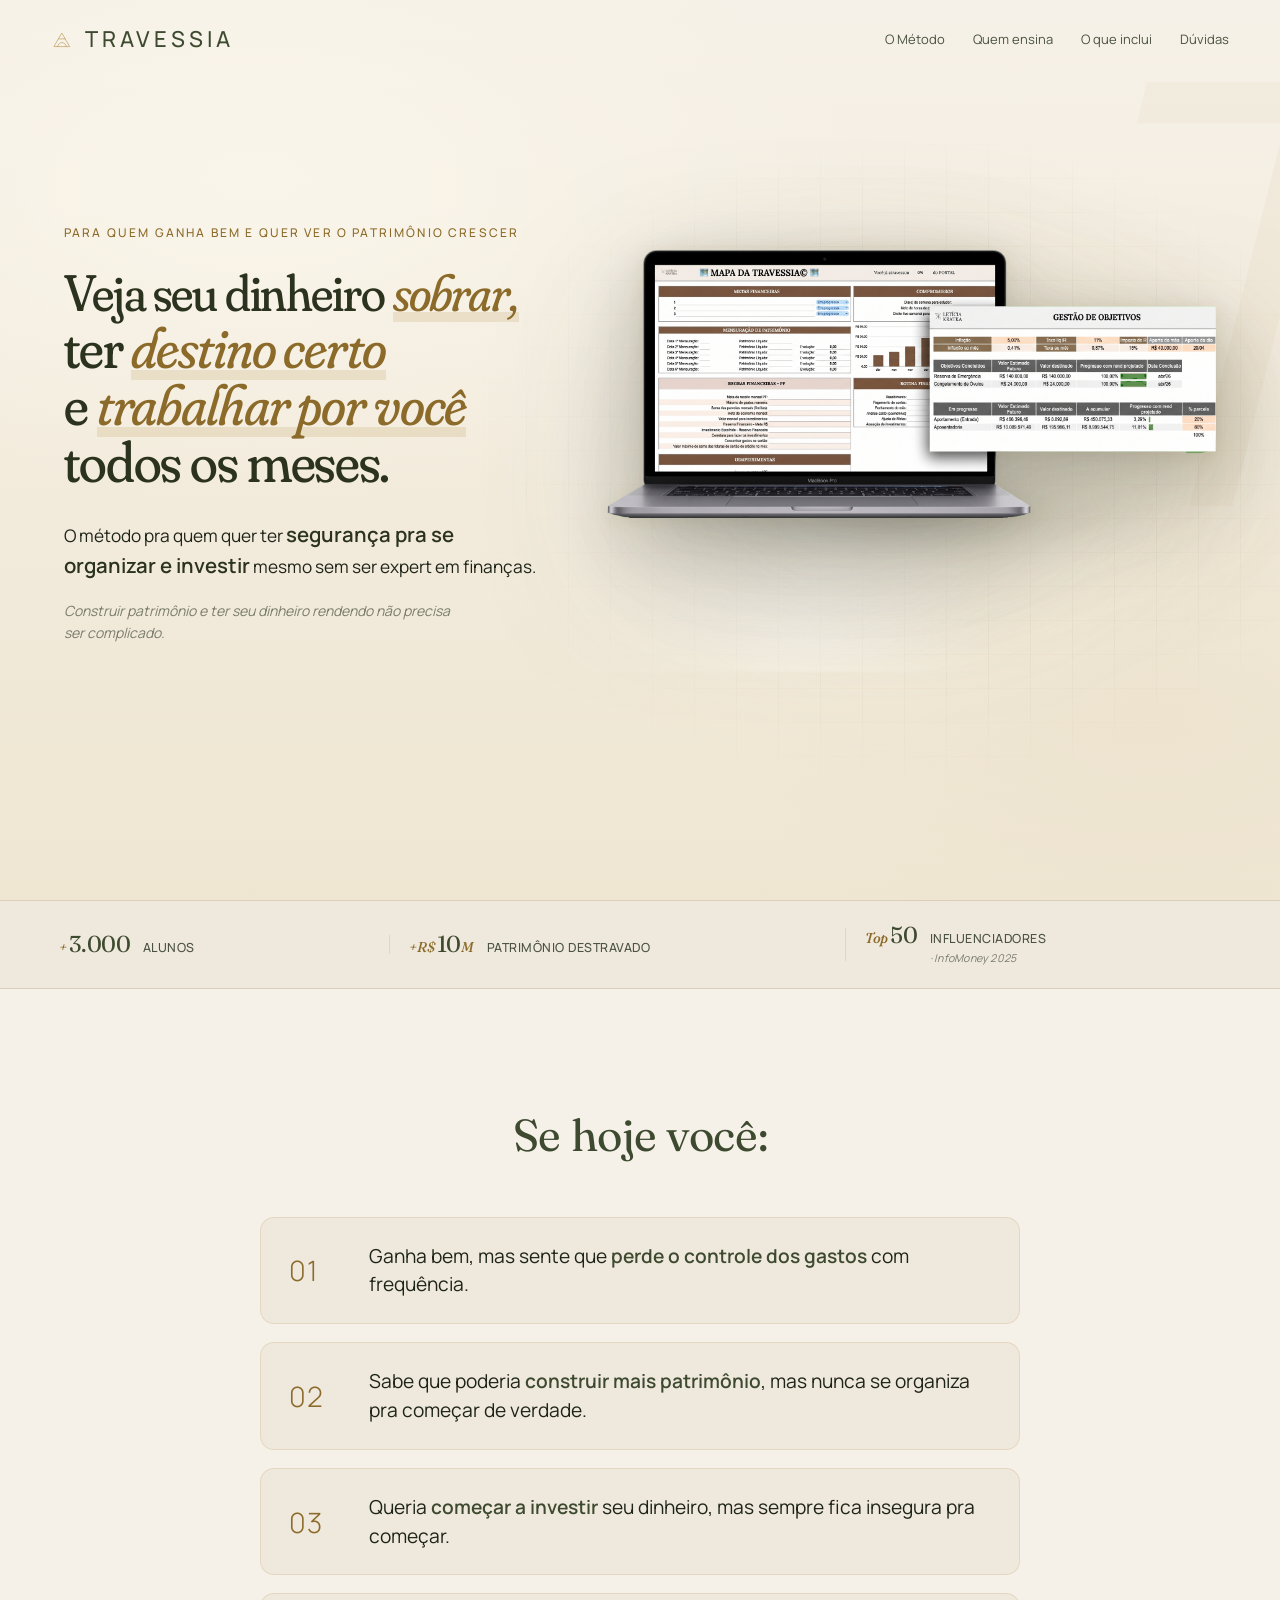
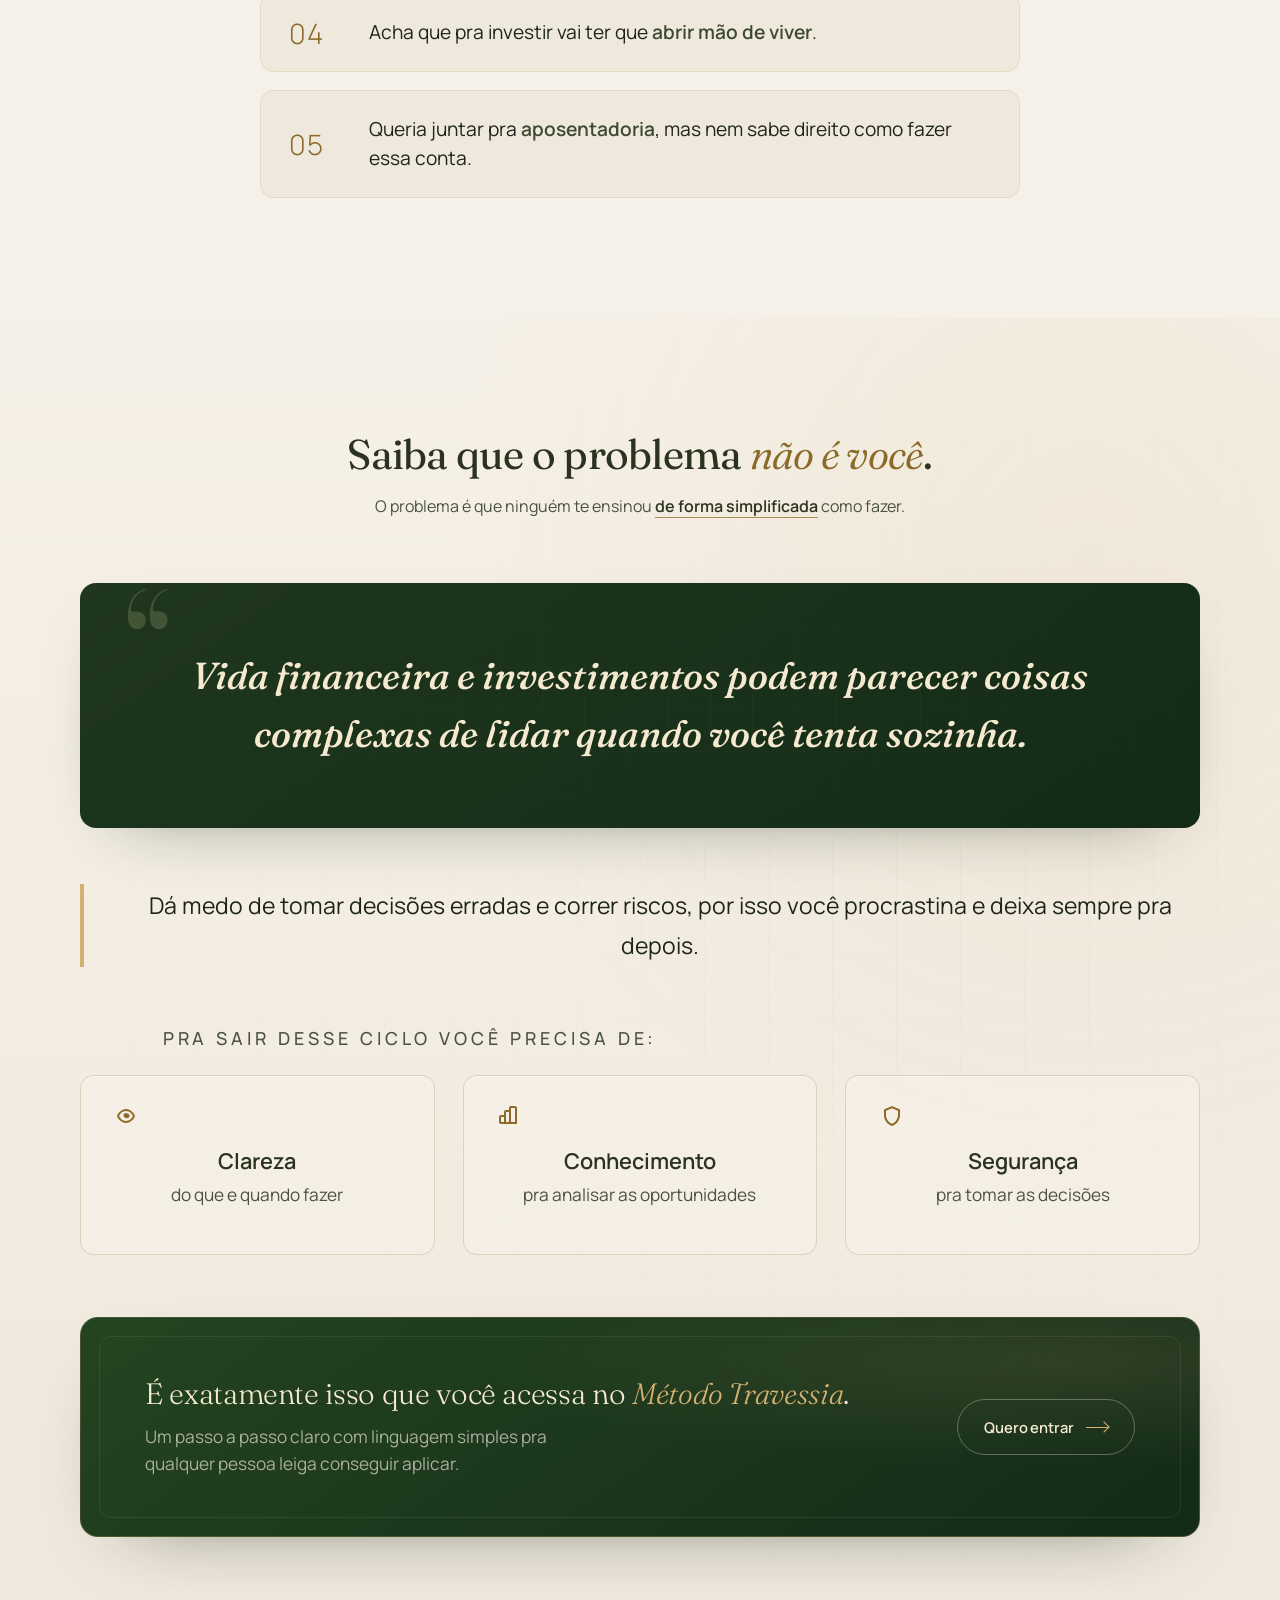
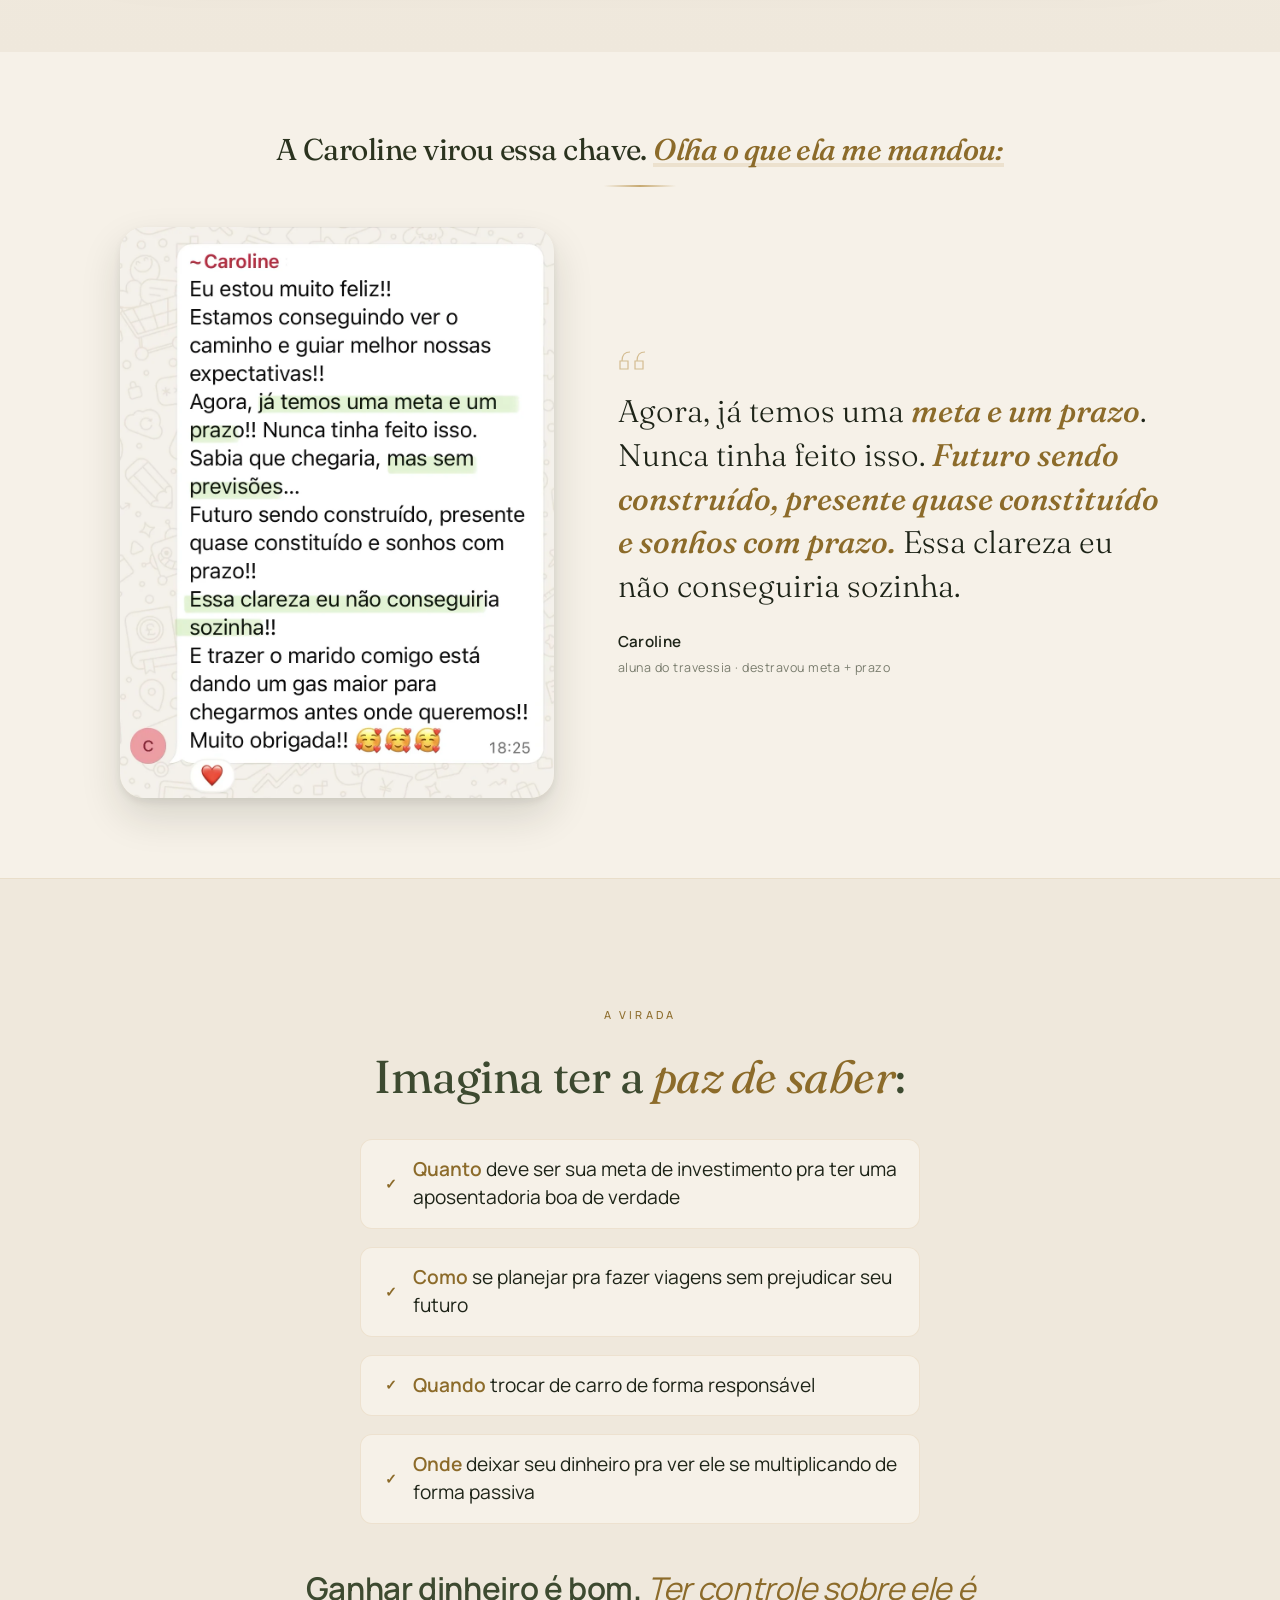
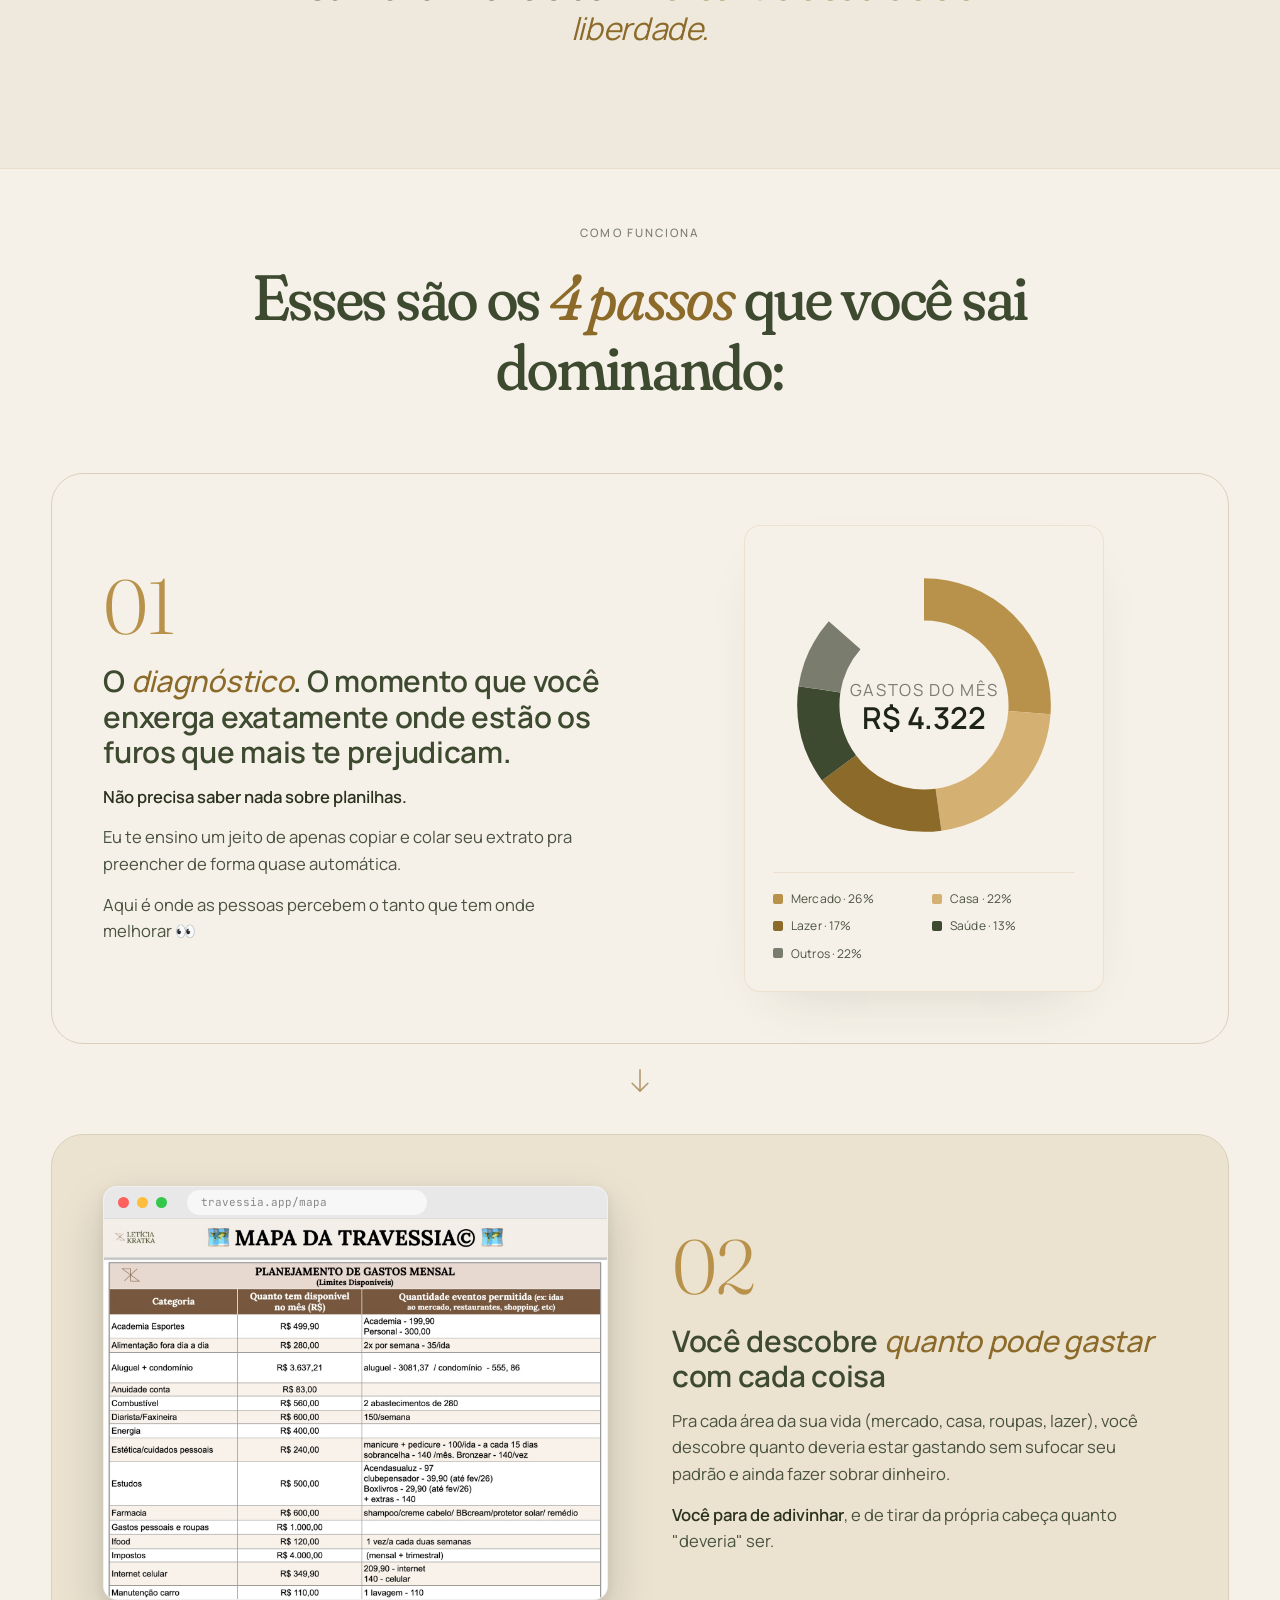
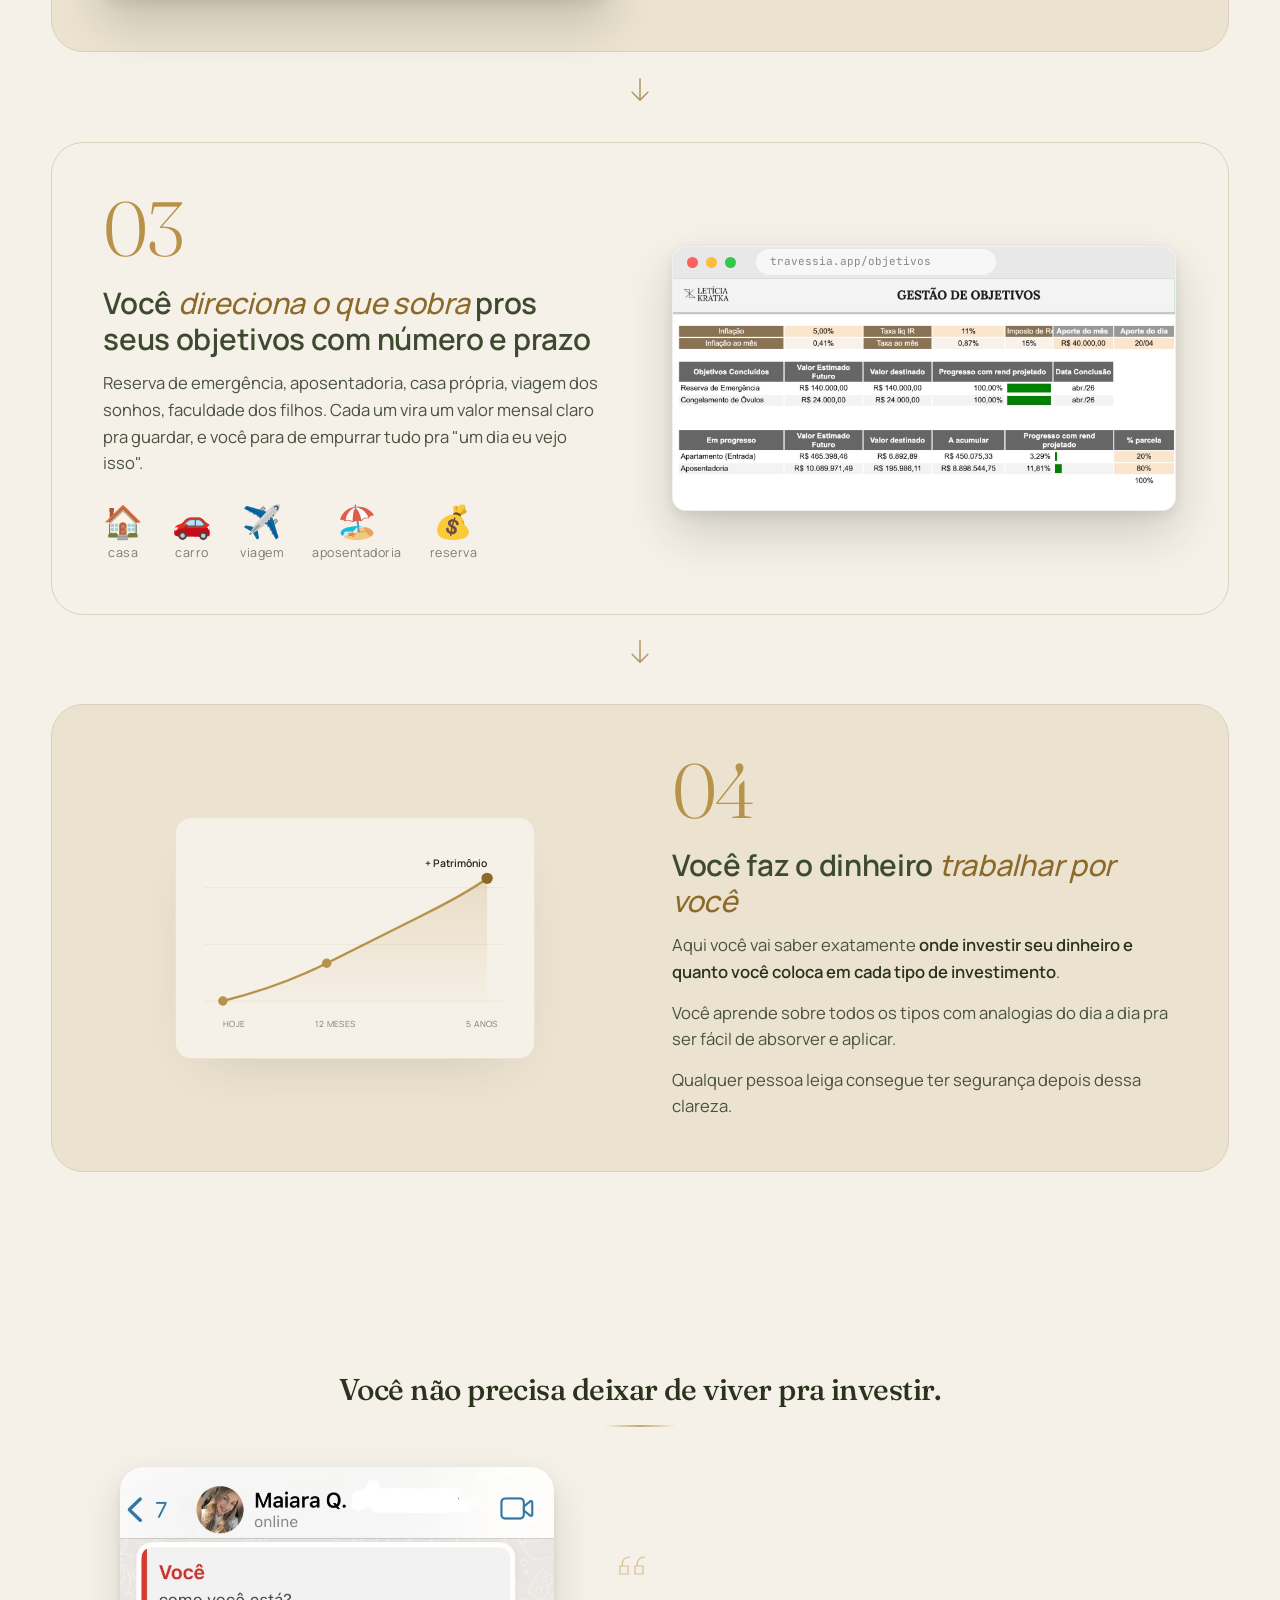
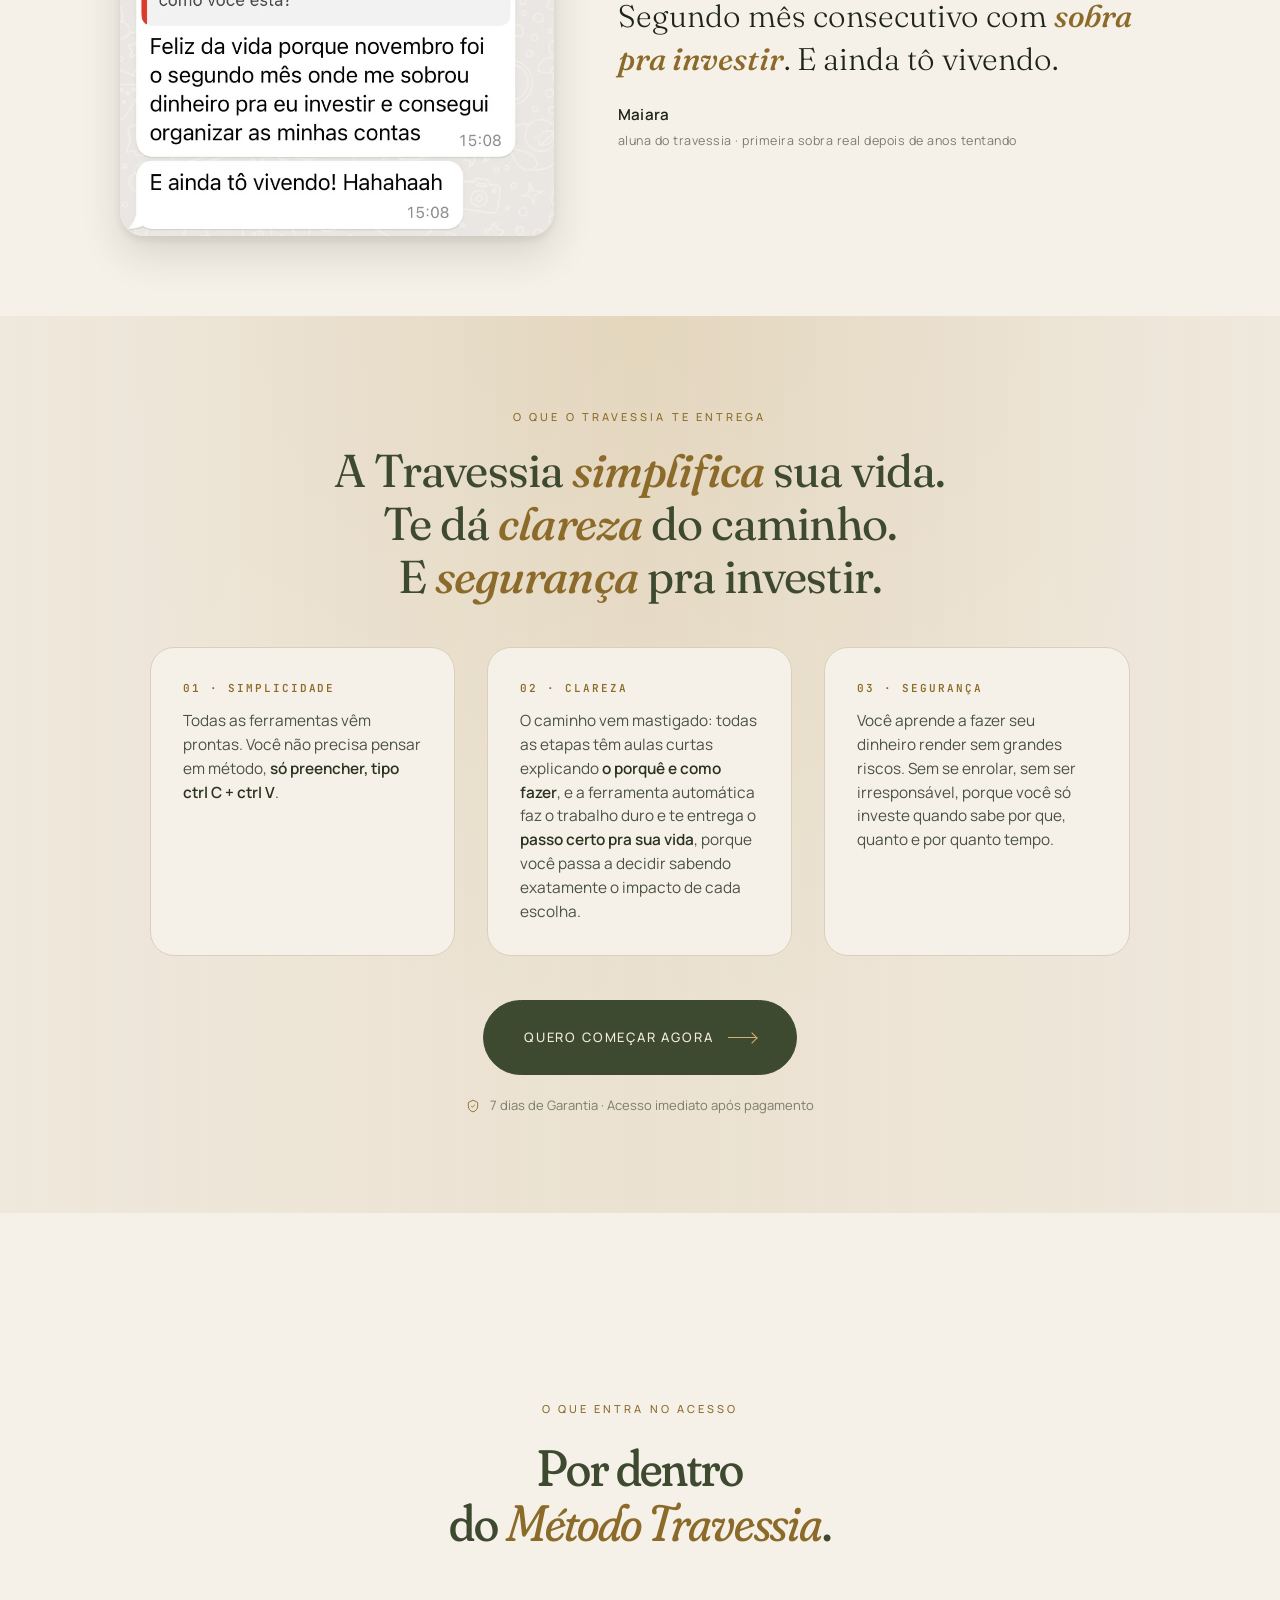
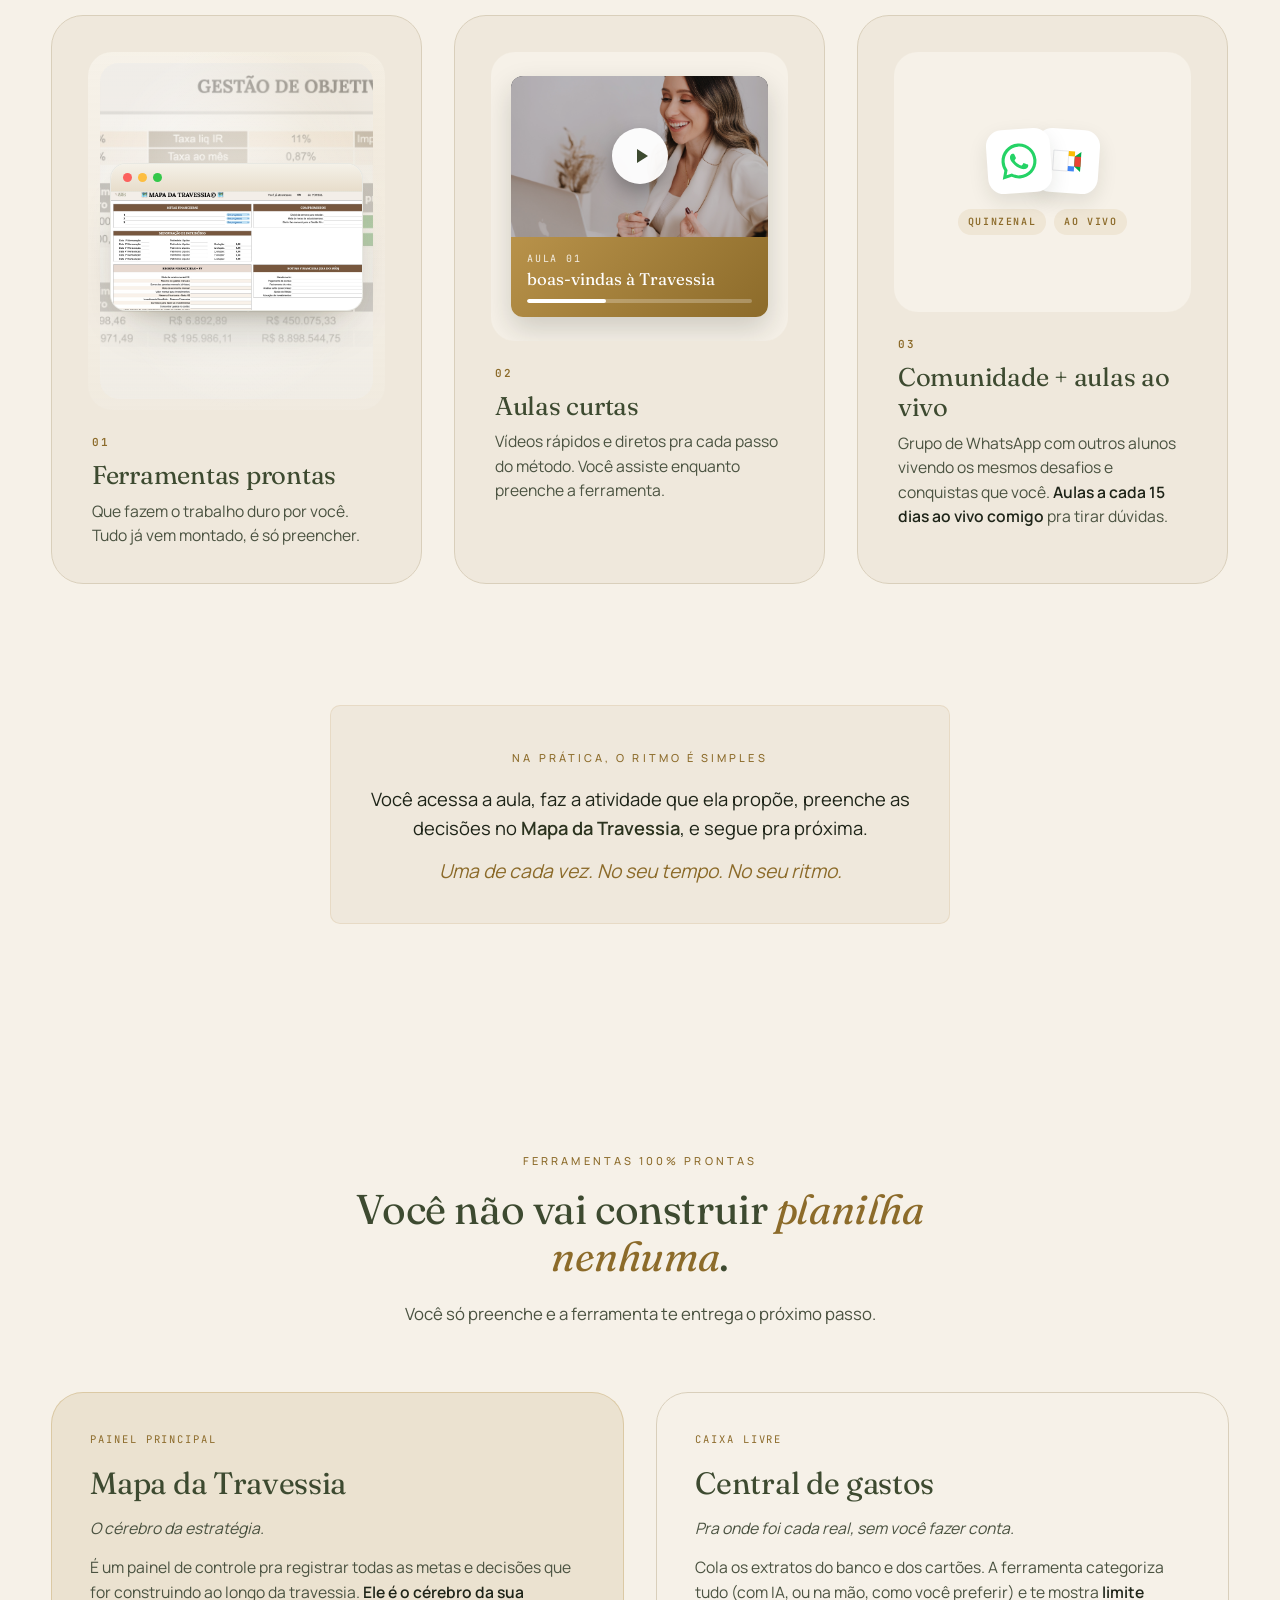
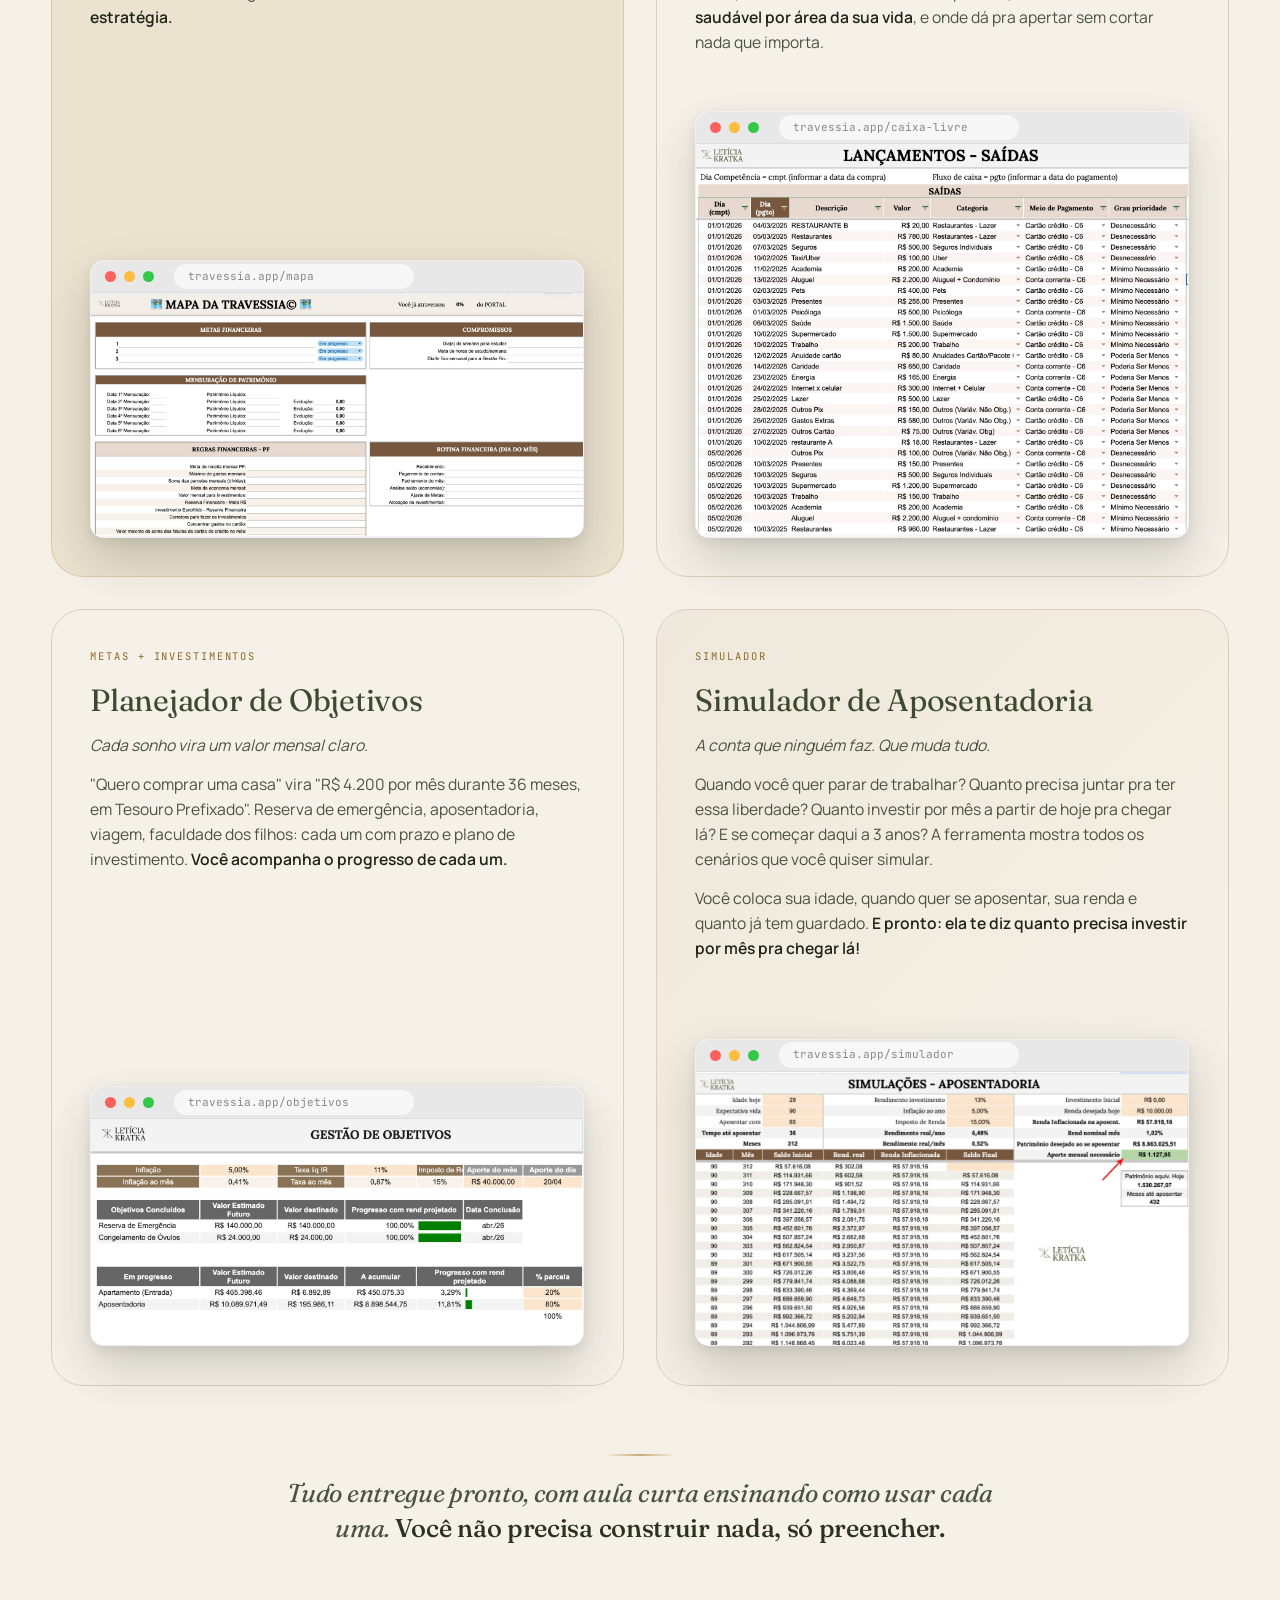
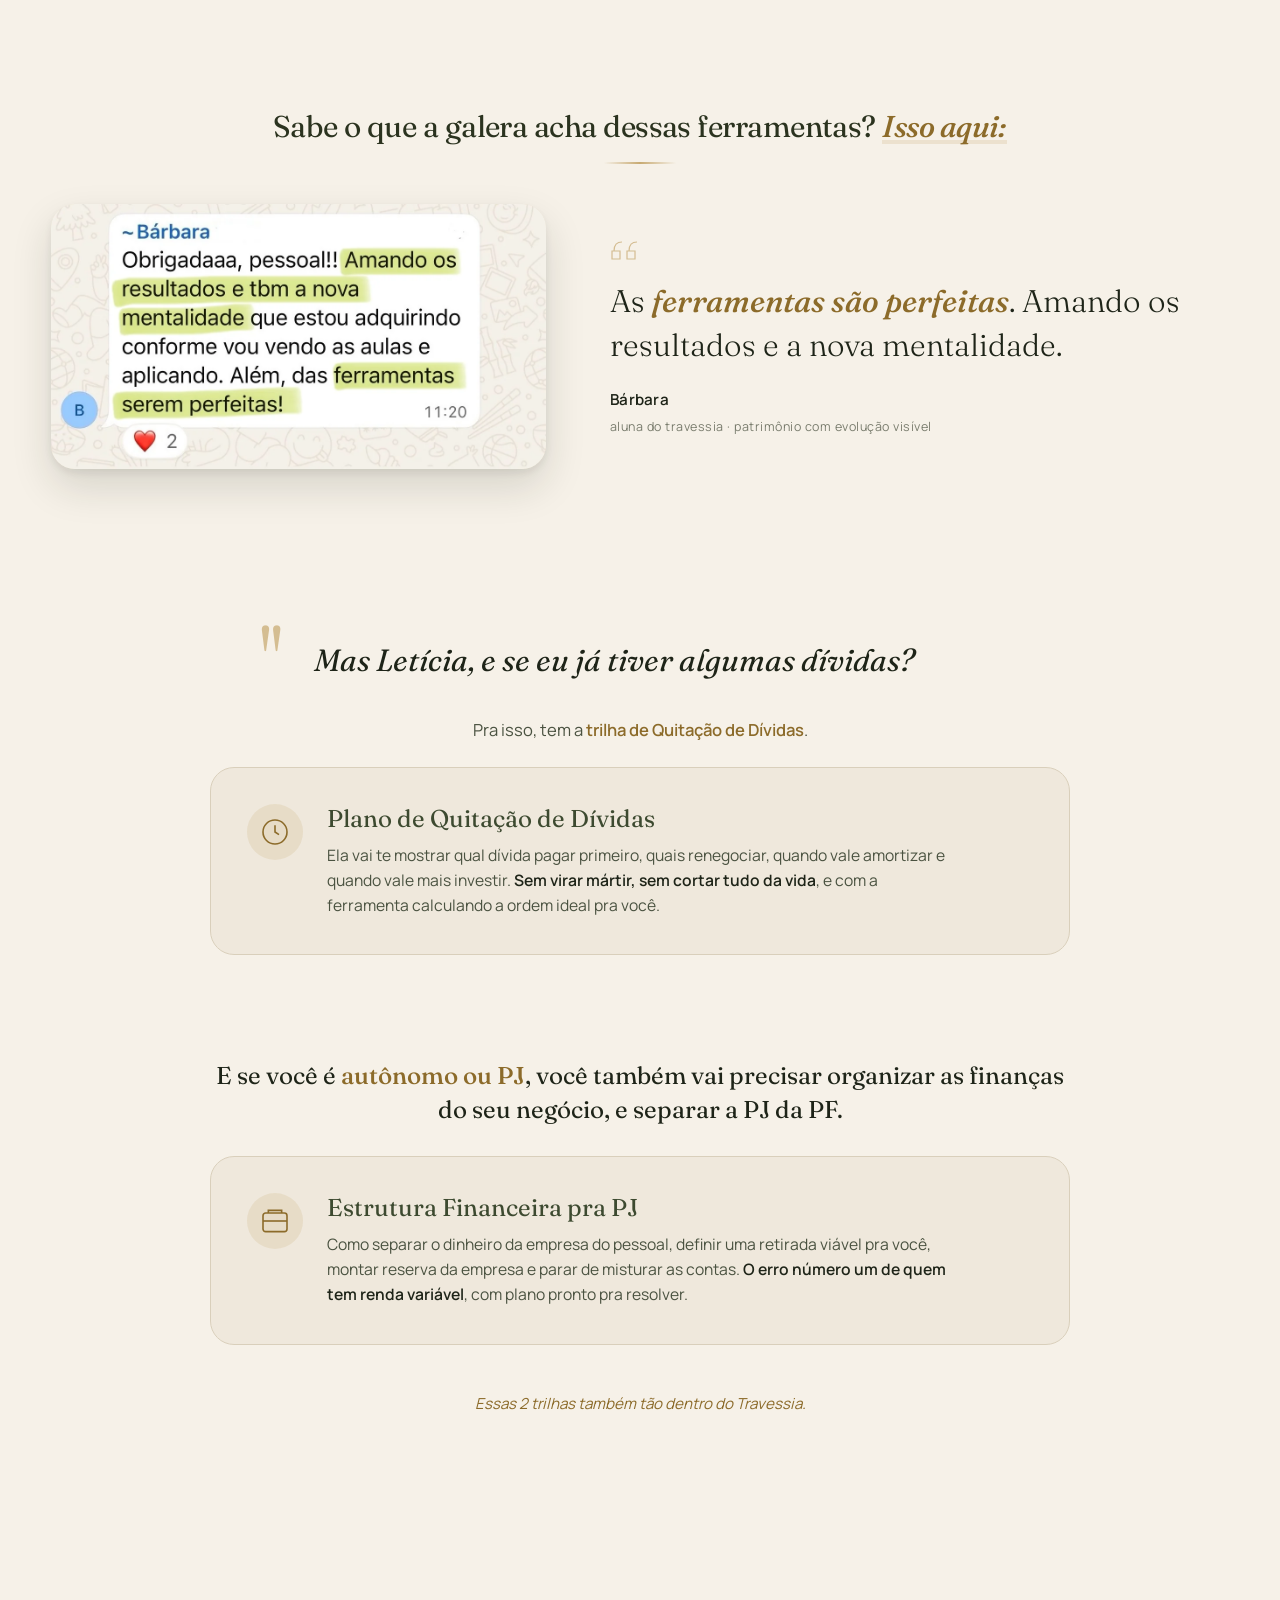
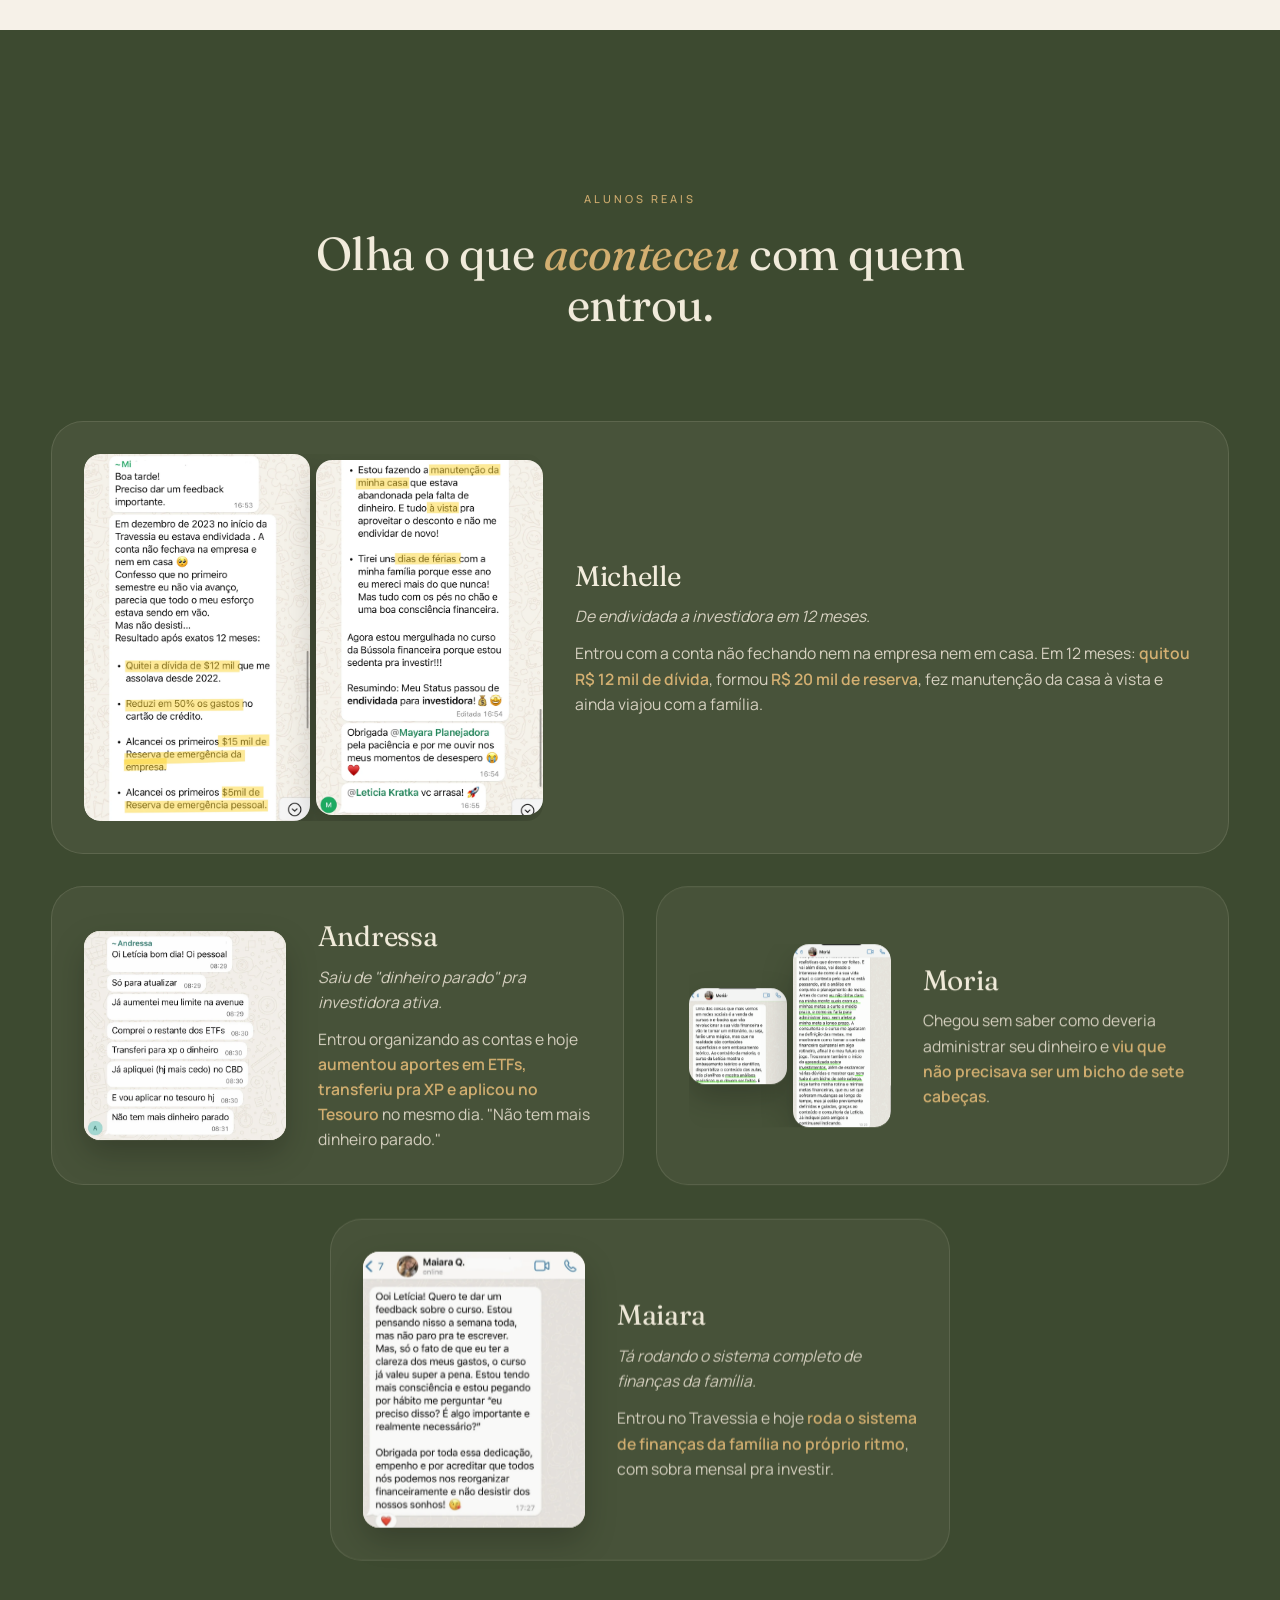
<file: index.html>
<!doctype html>
<html lang="pt-BR">
<head>
<!-- Google Tag Manager -->
<script>(function(w,d,s,l,i){w[l]=w[l]||[];w[l].push({'gtm.start':new Date().getTime(),event:'gtm.js'});var f=d.getElementsByTagName(s)[0],j=d.createElement(s),dl=l!='dataLayer'?'&l='+l:'';j.async=true;j.src="https://www.googletagmanager.com/gtm.js?id="+i+dl;f.parentNode.insertBefore(j,f);})(window,document,'script','dataLayer','GTM-N9GCCZSW');</script>
<!-- End Google Tag Manager -->
<meta charset="utf-8" />
<meta name="viewport" content="width=device-width, initial-scale=1" />
<title>Travessia, Método para destravar o dinheiro de quem ganha bem</title>
<meta name="description" content="O Método Travessia mostra a ordem que destrava o dinheiro de quem ganha bem, em 3 fases, sem cortar o que dá qualidade de vida." />

<!-- Fonts (non-blocking: page paints instantly with fallback, real fonts swap in) -->
<link rel="preconnect" href="https://fonts.googleapis.com">
<link rel="preconnect" href="https://fonts.gstatic.com" crossorigin>
<link rel="preload" as="style" href="https://fonts.googleapis.com/css2?family=Fraunces:ital,opsz,wght,SOFT@0,9..144,300..700,0..100&family=Manrope:wght@300..700&family=JetBrains+Mono:wght@400;500&display=swap">
<link rel="stylesheet" href="https://fonts.googleapis.com/css2?family=Fraunces:ital,opsz,wght,SOFT@0,9..144,300..700,0..100&family=Manrope:wght@300..700&family=JetBrains+Mono:wght@400;500&display=swap" media="print" onload="this.media='all'">
<noscript><link rel="stylesheet" href="https://fonts.googleapis.com/css2?family=Fraunces:ital,opsz,wght,SOFT@0,9..144,300..700,0..100&family=Manrope:wght@300..700&family=JetBrains+Mono:wght@400;500&display=swap"></noscript>

<!-- Preload motion libs -->
<link rel="preload" href="vendor/lenis.min.js" as="script">
<link rel="preload" href="vendor/gsap.min.js" as="script">
<link rel="preload" href="vendor/ScrollTrigger.min.js" as="script">

<link rel="stylesheet" href="styles.css?v=106" />
</head>
<body>
<!-- Google Tag Manager (noscript) -->
<noscript><iframe src="https://www.googletagmanager.com/ns.html?id=GTM-N9GCCZSW" height="0" width="0" style="display:none;visibility:hidden"></iframe></noscript>
<!-- End Google Tag Manager (noscript) -->

<!-- ============ Nav ============ -->
<header class="nav" id="nav">
  <div class="wrap nav__inner">
    <a class="nav__brand" href="#top">
      <svg viewBox="0 0 40 32" fill="none" aria-hidden="true">
        <path d="M20 4 L34 28 L6 28 Z M12 28 C14 18 26 18 28 28 M14 14 L26 14" stroke="currentColor" stroke-width="1.1" stroke-linecap="round" stroke-linejoin="round"/>
      </svg>
      <span class="nav__brand-name">TRAVESSIA</span>
    </a>
    <div class="nav__right">
      <nav class="nav__links">
        <a href="#produto">O Método</a>
        <a href="#quem">Quem ensina</a>
        <a href="#produto">O que inclui</a>
        <a href="#faq">Dúvidas</a>
      </nav>
      <a href="#oferta" class="nav__cta">Entrar no Travessia</a>
    </div>
  </div>
</header>

<main id="top">

<!-- ================================================================
     DOBRA 01 · Primeira impressão
================================================================= -->
<section class="hero" data-screen-label="01 Hero">
  <div class="hero__bg-photo" aria-hidden="true"></div>
  <div class="hero__bg-mark" aria-hidden="true">T</div>

  <div class="wrap hero__grid reveal">
    <div class="hero__copy">
      <span class="eyebrow hero__eyebrow">Para quem ganha bem e quer ver o patrimônio crescer</span>

      <h1 class="hero__title serif display-title">
        <span class="hero__title-line hero__title-line--pressure">Veja seu dinheiro <em>sobrar,</em></span>
        <span class="hero__title-line">ter <em>destino certo</em></span>
        <span class="hero__title-line hero__title-line--long">e <em>trabalhar por você</em> <span class="hero__title-tail">todos os meses.</span></span>
      </h1>

      <p class="hero__lede hero__lede--main">
        O método pra quem quer ter <b>segurança pra se organizar e investir</b> mesmo sem ser expert em finanças.
      </p>

      <p class="hero__lede hero__lede--sub">
        Construir patrimônio e ter seu dinheiro rendendo <em>não precisa ser complicado</em>.
      </p>

      <div class="hero__ctas">
        <a href="#oferta" class="btn btn--gold btn--lg hero__cta-main">
          <span class="btn__label">Quero entrar no Travessia</span>
          <span class="btn__arrow"></span>
        </a>
        <div class="hero__cta-meta">
          <svg width="14" height="14" viewBox="0 0 24 24" fill="none" stroke="currentColor" stroke-width="1.5"><path d="M12 2 L4 6 V12 C4 17 7 21 12 22 C17 21 20 17 20 12 V6 Z"/><path d="M9 12 L11 14 L15 10"/></svg>
          <span>Acesso imediato · <b>7 dias de garantia</b></span>
        </div>
      </div>

    </div>

    <div class="hero__visual hero__visual--showcase">
      <div class="hero__matrix-texture" aria-hidden="true"></div>
      <div class="hero-showcase">

        <!-- Notebook à esquerda · Mapa da Travessia -->
        <div class="hero-showcase__laptop">
          <img src="assets/hero2.png" alt="Mapa da Travessia, painel principal do método" loading="eager" />
        </div>
      </div>
    </div>
  </div>

  <a class="hero__scroll" href="#diagnostico">
    <span>Continue</span>
    <span class="hero__scroll-line"></span>
  </a>

</section>

<!-- ================================================================
     Faixa de autoridade · entre Hero e Diagnóstico
================================================================= -->
<section class="authority-strip" aria-label="Credenciais e prova de autoridade">
  <div class="wrap authority-strip__inner">
    <div class="authority-strip__item">
      <span class="authority-strip__num"><em>+</em>3.000</span>
      <span class="authority-strip__label">Alunos</span>
    </div>
    <div class="authority-strip__item">
      <span class="authority-strip__num"><em>+R$</em>10<em>M</em></span>
      <span class="authority-strip__label">Patrimônio destravado</span>
    </div>
    <div class="authority-strip__item">
      <span class="authority-strip__num"><em>Top</em>50</span>
      <span class="authority-strip__label">Influenciadores <small>· InfoMoney 2025</small></span>
    </div>
  </div>
</section>

<!-- ================================================================
     DOBRA 02 · Se hoje você (identificação)
================================================================= -->
<section class="se-hoje" id="diagnostico" data-screen-label="02 Se hoje voce">
  <div class="wrap se-hoje__inner reveal">
    <h2 class="serif se-hoje__title">Se hoje você:</h2>
    <ol class="se-hoje__lista">
      <li>
        <span class="se-hoje__num">01</span>
        <p>Ganha bem, mas sente que <strong>perde o controle dos gastos</strong> com frequência.</p>
      </li>
      <li>
        <span class="se-hoje__num">02</span>
        <p>Sabe que poderia <strong>construir mais patrimônio</strong>, mas nunca se organiza pra começar de verdade.</p>
      </li>
      <li>
        <span class="se-hoje__num">03</span>
        <p>Queria <strong>começar a investir</strong> seu dinheiro, mas sempre fica insegura pra começar.</p>
      </li>
      <li>
        <span class="se-hoje__num">04</span>
        <p>Acha que pra investir vai ter que <strong>abrir mão de viver</strong>.</p>
      </li>
      <li>
        <span class="se-hoje__num">05</span>
        <p>Queria juntar pra <strong>aposentadoria</strong>, mas nem sabe direito como fazer essa conta.</p>
      </li>
    </ol>
  </div>
</section>

<!-- ================================================================
     DOBRA 03 · O problema não é você
================================================================= -->
<section class="virada" id="raiz" data-screen-label="03 Raiz">
  <div class="wrap virada__inner reveal">

    <h2 class="serif virada__title">
      Saiba que o problema <em>não é você</em>.
    </h2>

    <div class="virada__body">
      <p class="virada__intro">O problema é que ninguém te ensinou <strong>de forma simplificada</strong> como fazer.</p>

      <p class="virada__principio">
        <em>Vida financeira e investimentos podem parecer coisas complexas de lidar quando você tenta sozinha.</em>
      </p>

      <p class="virada__fear">Dá medo de tomar decisões erradas e correr riscos, por isso você procrastina e deixa sempre pra depois.</p>

      <div class="virada__ciclo">
        <p class="virada__ciclo-lead">Pra sair desse ciclo você precisa de:</p>
        <ul>
          <li><strong>Clareza</strong> do que e quando fazer</li>
          <li><strong>Conhecimento</strong> pra analisar as oportunidades</li>
          <li><strong>Segurança</strong> pra tomar as decisões</li>
        </ul>
      </div>

      <blockquote class="virada__close">
        <span class="virada__close-main">É exatamente isso que você acessa no <em>Método Travessia</em>.</span>
        <span class="virada__close-sub">Um passo a passo claro com linguagem simples pra qualquer pessoa leiga conseguir aplicar.</span>
        <a href="#oferta" class="virada__close-cta">Quero entrar <span class="btn__arrow"></span></a>
      </blockquote>
    </div>

  </div>
</section>

<!-- ================================================================
     DOBRA 04 · Depoimento âncora · Caroline Quass
================================================================= -->
<section class="proof-anchor proof-anchor--with-image">
  <div class="wrap proof-anchor__inner reveal">
    <p class="proof-anchor__intro">
      A Caroline virou essa chave. <em>Olha o que ela me mandou:</em>
    </p>
    <figure class="proof-anchor__quote proof-anchor__quote--with-image">
      <div class="proof-anchor__image">
        <img src="assets/depoimentos/caroline-quass.webp" alt="Print do depoimento da Caroline Quass sobre meta, prazo e clareza" loading="lazy" />
      </div>
      <div class="proof-anchor__text">
        <svg class="proof-anchor__mark" width="32" height="24" viewBox="0 0 32 24" fill="none" aria-hidden="true">
          <path d="M4 14 C4 8 7 5 12 5 M4 14 L10 14 L10 22 L2 22 L2 14 Z" stroke="currentColor" stroke-width="1.2"/>
          <path d="M19 14 C19 8 22 5 27 5 M19 14 L25 14 L25 22 L17 22 L17 14 Z" stroke="currentColor" stroke-width="1.2"/>
        </svg>
        <blockquote>Agora, já temos uma <strong>meta e um prazo</strong>. Nunca tinha feito isso. <strong>Futuro sendo construído, presente quase constituído e sonhos com prazo.</strong> Essa clareza eu não conseguiria sozinha.</blockquote>
        <figcaption>
          <span class="proof-anchor__name">Caroline</span>
          <span class="proof-anchor__ctx">aluna do Travessia · destravou meta + prazo</span>
        </figcaption>
      </div>
    </figure>
  </div>
</section>

<!-- ================================================================
     DOBRA 05 · Imagina ter a paz de saber
================================================================= -->
<section class="bigidea" data-screen-label="05 Paz de saber">
  <div class="wrap bigidea__inner reveal">
    <span class="eyebrow">A virada</span>

    <h2 class="serif bigidea__title">
      Imagina ter a <em>paz de saber</em>:
    </h2>

    <ul class="bigidea__lista">
      <li><strong>Quanto</strong> deve ser sua meta de investimento pra ter uma aposentadoria boa de verdade</li>
      <li><strong>Como</strong> se planejar pra fazer viagens sem prejudicar seu futuro</li>
      <li><strong>Quando</strong> trocar de carro de forma responsável</li>
      <li><strong>Onde</strong> deixar seu dinheiro pra ver ele se multiplicando de forma passiva</li>
    </ul>

    <p class="bigidea__close">
      Ganhar dinheiro é bom. <em>Ter controle sobre ele é liberdade.</em>
    </p>
  </div>
</section>

<!-- ================================================================
     DOBRA 07 · A Jornada dos 4 passos (Scroll-driven)
================================================================= -->
<section class="metodo" id="metodo" data-screen-label="04 Metodo">
  <div class="wrap metodo__inner reveal">

    <header class="metodo__head">
      <span class="metodo__eyebrow">Como funciona</span>
      <h2 class="metodo__title display-title">Esses são os <em>4 passos</em> que você sai dominando:</h2>
    </header>

    <ol class="metodo__steps reveal-stagger">

      <li class="metodo__step" data-step="01">
        <div class="metodo__step-text">
          <div class="metodo__step-num">01</div>
          <h3 class="metodo__step-title">O <em>diagnóstico</em>. O momento que você enxerga exatamente onde estão os furos que mais te prejudicam.</h3>
          <p class="metodo__step-desc"><strong>Não precisa saber nada sobre planilhas.</strong></p>
          <p class="metodo__step-desc">Eu te ensino um jeito de apenas copiar e colar seu extrato pra preencher de forma quase automática.</p>
          <p class="metodo__step-desc">Aqui é onde as pessoas percebem o tanto que tem onde melhorar 👀</p>
        </div>
        <div class="metodo__step-media">
          <div class="infografico infografico--donut" aria-hidden="true">
            <svg viewBox="0 0 200 200" xmlns="http://www.w3.org/2000/svg" role="img" aria-label="Gráfico de gastos categorizados">
              <!-- Donut fatias -->
              <circle cx="100" cy="100" r="70" fill="none" stroke="#b8924a" stroke-width="28" stroke-dasharray="115 440" stroke-dashoffset="0" transform="rotate(-90 100 100)"/>
              <circle cx="100" cy="100" r="70" fill="none" stroke="#d4b072" stroke-width="28" stroke-dasharray="95 440" stroke-dashoffset="-115" transform="rotate(-90 100 100)"/>
              <circle cx="100" cy="100" r="70" fill="none" stroke="#8c6b2a" stroke-width="28" stroke-dasharray="75 440" stroke-dashoffset="-210" transform="rotate(-90 100 100)"/>
              <circle cx="100" cy="100" r="70" fill="none" stroke="#3d4a30" stroke-width="28" stroke-dasharray="55 440" stroke-dashoffset="-285" transform="rotate(-90 100 100)"/>
              <circle cx="100" cy="100" r="70" fill="none" stroke="#7a7d6e" stroke-width="28" stroke-dasharray="40 440" stroke-dashoffset="-340" transform="rotate(-90 100 100)"/>
              <!-- Centro -->
              <text x="100" y="94" text-anchor="middle" font-family="Manrope, sans-serif" font-size="11" fill="#7a7d6e" letter-spacing="0.1em">GASTOS DO MÊS</text>
              <text x="100" y="116" text-anchor="middle" font-family="Manrope, sans-serif" font-size="20" font-weight="600" fill="#1e2418">R$ 4.322</text>
            </svg>
            <ul class="infografico__legenda">
              <li><span style="background:#b8924a"></span>Mercado · 26%</li>
              <li><span style="background:#d4b072"></span>Casa · 22%</li>
              <li><span style="background:#8c6b2a"></span>Lazer · 17%</li>
              <li><span style="background:#3d4a30"></span>Saúde · 13%</li>
              <li><span style="background:#7a7d6e"></span>Outros · 22%</li>
            </ul>
          </div>
        </div>
      </li>

      <li class="metodo__step" data-step="02">
        <div class="metodo__step-text">
          <div class="metodo__step-num">02</div>
          <h3 class="metodo__step-title">Você descobre <em>quanto pode gastar</em> com cada coisa</h3>
          <p class="metodo__step-desc">Pra cada área da sua vida (mercado, casa, roupas, lazer), você descobre quanto deveria estar gastando sem sufocar seu padrão e ainda fazer sobrar dinheiro.</p>
          <p class="metodo__step-desc"><strong>Você para de adivinhar</strong>, e de tirar da própria cabeça quanto "deveria" ser.</p>
        </div>
        <div class="metodo__step-media">
          <div class="mockup mockup--chrome">
            <div class="mockup__chrome-bar" aria-hidden="true">
              <span class="mockup__dot"></span>
              <span class="mockup__dot"></span>
              <span class="mockup__dot"></span>
              <span class="mockup__url">travessia.app/mapa</span>
            </div>
            <div class="mockup__screen">
              <img src="assets/Mapa enxergar.jpeg" alt="Tela do Mapa da Travessia" loading="lazy" />
            </div>
          </div>
        </div>
      </li>

      <li class="metodo__step" data-step="03">
        <div class="metodo__step-text">
          <div class="metodo__step-num">03</div>
          <h3 class="metodo__step-title">Você <em>direciona o que sobra</em> pros seus objetivos com número e prazo</h3>
          <p class="metodo__step-desc">Reserva de emergência, aposentadoria, casa própria, viagem dos sonhos, faculdade dos filhos. Cada um vira um valor mensal claro pra guardar, e você para de empurrar tudo pra "um dia eu vejo isso".</p>
          <ul class="metodo__step-emojis" aria-label="Exemplos de objetivos">
            <li><span class="emoji" aria-hidden="true">🏠</span><span>casa</span></li>
            <li><span class="emoji" aria-hidden="true">🚗</span><span>carro</span></li>
            <li><span class="emoji" aria-hidden="true">✈️</span><span>viagem</span></li>
            <li><span class="emoji" aria-hidden="true">🏖️</span><span>aposentadoria</span></li>
            <li><span class="emoji" aria-hidden="true">💰</span><span>reserva</span></li>
          </ul>
        </div>
        <div class="metodo__step-media">
          <div class="mockup mockup--chrome">
            <div class="mockup__chrome-bar" aria-hidden="true">
              <span class="mockup__dot"></span>
              <span class="mockup__dot"></span>
              <span class="mockup__dot"></span>
              <span class="mockup__url">travessia.app/objetivos</span>
            </div>
            <div class="mockup__screen">
              <img src="assets/objetivos.jpeg" alt="Tela do Planejador de Objetivos com metas e progresso" loading="lazy" />
            </div>
          </div>
        </div>
      </li>

      <li class="metodo__step" data-step="04">
        <div class="metodo__step-text">
          <div class="metodo__step-num">04</div>
          <h3 class="metodo__step-title">Você faz o dinheiro <em>trabalhar por você</em></h3>
          <p class="metodo__step-desc">Aqui você vai saber exatamente <strong>onde investir seu dinheiro e quanto você coloca em cada tipo de investimento</strong>.</p>
          <p class="metodo__step-desc">Você aprende sobre todos os tipos com analogias do dia a dia pra ser fácil de absorver e aplicar.</p>
          <p class="metodo__step-desc">Qualquer pessoa leiga consegue ter segurança depois dessa clareza.</p>
        </div>
        <div class="metodo__step-media">
          <div class="infografico infografico--linha" aria-hidden="true">
            <svg viewBox="0 0 320 200" xmlns="http://www.w3.org/2000/svg" role="img" aria-label="Linha de crescimento do patrimônio">
              <!-- Grid horizontal sutil -->
              <line x1="0" y1="40" x2="320" y2="40" stroke="#e0d8c5" stroke-width="0.5"/>
              <line x1="0" y1="100" x2="320" y2="100" stroke="#e0d8c5" stroke-width="0.5"/>
              <line x1="0" y1="160" x2="320" y2="160" stroke="#e0d8c5" stroke-width="0.5"/>
              <!-- Área embaixo da linha (gradiente) -->
              <defs>
                <linearGradient id="gradPatrimonio" x1="0" y1="0" x2="0" y2="1">
                  <stop offset="0%" stop-color="#b8924a" stop-opacity="0.22"/>
                  <stop offset="100%" stop-color="#b8924a" stop-opacity="0"/>
                </linearGradient>
              </defs>
              <path d="M 20 160 Q 80 145, 130 120 T 230 70 T 300 30 L 300 175 L 20 175 Z" fill="url(#gradPatrimonio)"/>
              <!-- Linha principal -->
              <path d="M 20 160 Q 80 145, 130 120 T 230 70 T 300 30" fill="none" stroke="#b8924a" stroke-width="2.5" stroke-linecap="round"/>
              <!-- Marcadores -->
              <circle cx="20" cy="160" r="5" fill="#b8924a"/>
              <circle cx="130" cy="120" r="5" fill="#b8924a"/>
              <circle cx="300" cy="30" r="6" fill="#8c6b2a"/>
              <!-- Labels -->
              <text x="20" y="188" font-family="Manrope, sans-serif" font-size="9" fill="#7a7d6e" letter-spacing="0.05em">HOJE</text>
              <text x="118" y="188" font-family="Manrope, sans-serif" font-size="9" fill="#7a7d6e" letter-spacing="0.05em">12 MESES</text>
              <text x="278" y="188" font-family="Manrope, sans-serif" font-size="9" fill="#7a7d6e" letter-spacing="0.05em">5 ANOS</text>
              <!-- Valor topo -->
              <text x="300" y="18" text-anchor="end" font-family="Manrope, sans-serif" font-size="11" font-weight="600" fill="#1e2418">+ Patrimônio</text>
            </svg>
          </div>
        </div>
      </li>

    </ol>

  </div>
</section>

<!-- ================================================================
     DOBRA 05 · Depoimento âncora Maiara (logo após a jornada)
================================================================= -->
<section class="proof-anchor proof-anchor--with-image">
  <div class="wrap proof-anchor__inner reveal">
    <p class="proof-anchor__intro">
      <strong>Você não precisa deixar de viver pra investir.</strong>
    </p>
    <figure class="proof-anchor__quote proof-anchor__quote--with-image">
      <div class="proof-anchor__image">
        <img src="assets/depoimentos/maiara-economizou-investiu.webp" alt="Print do depoimento da Maiara contando sobre a sobra pra investir" loading="lazy" />
      </div>
      <div class="proof-anchor__text">
        <svg class="proof-anchor__mark" width="32" height="24" viewBox="0 0 32 24" fill="none" aria-hidden="true">
          <path d="M4 14 C4 8 7 5 12 5 M4 14 L10 14 L10 22 L2 22 L2 14 Z" stroke="currentColor" stroke-width="1.2"/>
          <path d="M19 14 C19 8 22 5 27 5 M19 14 L25 14 L25 22 L17 22 L17 14 Z" stroke="currentColor" stroke-width="1.2"/>
        </svg>
        <blockquote>Segundo mês consecutivo com <strong>sobra pra investir</strong>. E ainda tô vivendo.</blockquote>
        <figcaption>
          <span class="proof-anchor__name">Maiara</span>
          <span class="proof-anchor__ctx">aluna do Travessia · primeira sobra real depois de anos tentando</span>
        </figcaption>
      </div>
    </figure>
  </div>
</section>

<!-- ================================================================
     CTA intermediário · 3 pilares do método
================================================================= -->
<section class="cta-mid cta-mid--method">
  <div class="wrap cta-mid__inner reveal">
    <span class="eyebrow cta-mid__eyebrow">O que o Travessia te entrega</span>
    <h2 class="serif cta-mid__method-title">
      A Travessia <em>simplifica</em> sua vida.<br>
      Te dá <em>clareza</em> do caminho.<br>
      E <em>segurança</em> pra investir.
    </h2>
    <div class="cta-mid__pillars">
      <div class="cta-mid__pillar">
        <span class="cta-mid__pillar-tag">01 · Simplicidade</span>
        <p>Todas as ferramentas vêm prontas. Você não precisa pensar em método, <strong>só preencher, tipo ctrl C + ctrl V</strong>.</p>
      </div>
      <div class="cta-mid__pillar">
        <span class="cta-mid__pillar-tag">02 · Clareza</span>
        <p>O caminho vem mastigado: todas as etapas têm aulas curtas explicando <strong>o porquê e como fazer</strong>, e a ferramenta automática faz o trabalho duro e te entrega o <strong>passo certo pra sua vida</strong>, porque você passa a decidir sabendo exatamente o impacto de cada escolha.</p>
      </div>
      <div class="cta-mid__pillar">
        <span class="cta-mid__pillar-tag">03 · Segurança</span>
        <p>Você aprende a fazer seu dinheiro render sem grandes riscos. Sem se enrolar, sem ser irresponsável, porque você só investe quando sabe por que, quanto e por quanto tempo.</p>
      </div>
    </div>
    <div class="cta-mid__action">
      <a href="#oferta" class="btn btn--lg">Quero começar agora <span class="btn__arrow"></span></a>
      <div class="cta-mid__meta">
        <svg class="shield" width="14" height="14" viewBox="0 0 24 24" fill="none" stroke="currentColor" stroke-width="1.5"><path d="M12 2 L4 6 V12 C4 17 7 21 12 22 C17 21 20 17 20 12 V6 Z"/><path d="M9 12 L11 14 L15 10"/></svg>
        7 dias de Garantia · Acesso imediato após pagamento
      </div>
    </div>
  </div>
</section>

<!-- ================================================================
     DOBRA 06 · Produto
================================================================= -->
<section class="produto" id="produto" data-screen-label="06 Produto">
  <div class="wrap">
    <div class="produto__head reveal">
      <span class="eyebrow">O que entra no acesso</span>
      <h2 class="serif display-title" style="margin-top: 20px;">Por dentro<br>do <em>Método Travessia</em>.</h2>
    </div>

    <div class="produto__pillars reveal reveal-stagger">

      <article class="produto-pillar">
        <div class="produto-pillar__visual produto-pillar__visual--tools">
          <div class="produto-pillar__tool-window">
            <div class="produto-pillar__chrome-bar" aria-hidden="true">
              <span></span><span></span><span></span>
            </div>
            <img src="assets/Mapa travessia.jpeg" alt="Tela do Mapa da Travessia" loading="lazy" />
          </div>
        </div>
        <div class="produto-pillar__content">
          <span class="produto-pillar__num">01</span>
          <h3>Ferramentas prontas</h3>
          <p>Que fazem o trabalho duro por você. Tudo já vem montado, é só preencher.</p>
        </div>
      </article>

      <article class="produto-pillar">
        <div class="produto-pillar__visual produto-pillar__visual--lesson">
          <div class="produto-pillar__player">
            <div class="produto-pillar__player-thumb">
              <img src="assets/leticia-sorriso.jpg" alt="Letícia Kratka na aula 01" loading="lazy" />
              <button class="produto-pillar__play-btn" aria-label="Play">
                <svg viewBox="0 0 24 24" fill="currentColor" aria-hidden="true"><path d="M8 5v14l11-7z"/></svg>
              </button>
            </div>
            <div class="produto-pillar__player-meta">
              <div class="produto-pillar__player-info">
                <span class="produto-pillar__player-num">aula 01</span>
                <span class="produto-pillar__player-title">boas-vindas à Travessia</span>
              </div>
              <div class="produto-pillar__player-progress" aria-hidden="true">
                <div class="produto-pillar__player-progress-fill"></div>
              </div>
            </div>
          </div>
        </div>
        <div class="produto-pillar__content">
          <span class="produto-pillar__num">02</span>
          <h3>Aulas curtas</h3>
          <p>Vídeos rápidos e diretos pra cada passo do método. Você assiste enquanto preenche a ferramenta.</p>
        </div>
      </article>

      <article class="produto-pillar">
        <div class="produto-pillar__visual produto-pillar__visual--community">
          <div class="produto-pillar__community-stack">
            <div class="produto-pillar__brand-icon produto-pillar__brand-icon--whatsapp" aria-label="WhatsApp">
              <svg viewBox="0 0 32 32" fill="currentColor" aria-hidden="true"><path d="M16 2C8.27 2 2 8.27 2 16c0 2.5.65 4.84 1.79 6.88L2 30l7.27-1.78A14 14 0 0 0 16 30c7.73 0 14-6.27 14-14S23.73 2 16 2zm0 25.5c-2.18 0-4.21-.59-5.96-1.6l-.43-.25-4.27 1.05 1.07-4.18-.28-.44A11.5 11.5 0 0 1 4.5 16C4.5 9.66 9.66 4.5 16 4.5S27.5 9.66 27.5 16 22.34 27.5 16 27.5zm6.42-8.36c-.35-.18-2.06-1.02-2.38-1.13-.32-.12-.55-.18-.78.18-.23.35-.9 1.13-1.1 1.36-.2.23-.4.27-.75.09-.35-.18-1.48-.55-2.83-1.74-1.05-.93-1.75-2.08-1.96-2.43-.2-.35-.02-.54.15-.71.16-.16.35-.4.52-.6.18-.21.23-.35.35-.58.12-.23.06-.43-.03-.61-.09-.18-.78-1.88-1.07-2.58-.28-.67-.57-.58-.78-.59-.2-.01-.43-.01-.66-.01s-.61.09-.93.43c-.32.35-1.21 1.18-1.21 2.88s1.24 3.34 1.42 3.57c.18.23 2.46 3.75 5.96 5.26.83.36 1.48.57 1.99.73.84.27 1.6.23 2.21.14.67-.1 2.06-.84 2.35-1.66.29-.82.29-1.51.21-1.66-.09-.14-.32-.23-.67-.4z"/></svg>
            </div>
            <div class="produto-pillar__brand-icon produto-pillar__brand-icon--meet" aria-label="Google Meet">
              <svg viewBox="0 0 32 32" aria-hidden="true">
                <path d="M22 12v8l5 4V8z" fill="#00ac47"/>
                <path d="M5 8v16h12V8z" fill="#fff" stroke="#dadce0" stroke-width="0.5"/>
                <path d="M22 12h5v8h-5z" fill="#ea4335"/>
                <path d="M17 8h5v4h-5z" fill="#fbbc04"/>
                <path d="M17 20h5v4h-5z" fill="#4285f4"/>
              </svg>
            </div>
            <div class="produto-pillar__community-pills">
              <span>quinzenal</span>
              <span>ao vivo</span>
            </div>
          </div>
        </div>
        <div class="produto-pillar__content">
          <span class="produto-pillar__num">03</span>
          <h3>Comunidade + aulas ao vivo</h3>
          <p>Grupo de WhatsApp com outros alunos vivendo os mesmos desafios e conquistas que você. <strong>Aulas a cada 15 dias ao vivo comigo</strong> pra tirar dúvidas.</p>
        </div>
      </article>

    </div>

    <!-- Na prática · ritmo de uso -->
    <div class="rotina reveal">
      <span class="eyebrow">Na prática, o ritmo é simples</span>
      <p class="rotina__text">
        Você acessa a aula, faz a atividade que ela propõe, preenche as decisões no <strong>Mapa da Travessia</strong>, e segue pra próxima.
      </p>
      <p class="rotina__punch">
        <em>Uma de cada vez. No seu tempo. No seu ritmo.</em>
      </p>
    </div>

    <!-- Ferramentas core (Dobra 06) -->
    <div class="ferramentas-core">
      <div class="ferramentas-core__head reveal">
        <span class="eyebrow">Ferramentas 100% prontas</span>
        <h3 class="serif">Você não vai construir <em>planilha nenhuma</em>.</h3>
        <p>Você só preenche e a ferramenta te entrega o próximo passo.</p>
      </div>

      <div class="ferramentas-core__grid reveal reveal-stagger">

        <article class="ferramenta-card ferramenta-card--featured">
          <div class="ferramenta-card__tag">Painel principal</div>
          <h4>Mapa da Travessia</h4>
          <p class="ferramenta-card__sub">O cérebro da estratégia.</p>
          <p>É um painel de controle pra registrar todas as metas e decisões que for construindo ao longo da travessia. <strong>Ele é o cérebro da sua estratégia.</strong></p>
          <div class="ferramenta-card__mockup ferramenta-card__mockup--chrome">
            <div class="mockup mockup--chrome">
              <div class="mockup__chrome-bar" aria-hidden="true">
                <span class="mockup__dot"></span>
                <span class="mockup__dot"></span>
                <span class="mockup__dot"></span>
                <span class="mockup__url">travessia.app/mapa</span>
              </div>
              <div class="mockup__screen">
                <img src="assets/Mapa travessia.jpeg" alt="Tela do Mapa da Travessia" loading="lazy" />
              </div>
            </div>
          </div>
        </article>

        <article class="ferramenta-card">
          <div class="ferramenta-card__tag">Caixa Livre</div>
          <h4>Central de gastos</h4>
          <p class="ferramenta-card__sub">Pra onde foi cada real, sem você fazer conta.</p>
          <p>Cola os extratos do banco e dos cartões. A ferramenta categoriza tudo (com IA, ou na mão, como você preferir) e te mostra <strong>limite saudável por área da sua vida</strong>, e onde dá pra apertar sem cortar nada que importa.</p>
          <div class="ferramenta-card__mockup ferramenta-card__mockup--chrome">
            <div class="mockup mockup--chrome">
              <div class="mockup__chrome-bar" aria-hidden="true">
                <span class="mockup__dot"></span>
                <span class="mockup__dot"></span>
                <span class="mockup__dot"></span>
                <span class="mockup__url">travessia.app/caixa-livre</span>
              </div>
              <div class="mockup__screen">
                <img src="assets/saidas-original.jpeg" alt="App Caixa Livre mostrando saídas" loading="lazy" />
              </div>
            </div>
          </div>
        </article>

        <article class="ferramenta-card">
          <div class="ferramenta-card__tag">Metas + investimentos</div>
          <h4>Planejador de Objetivos</h4>
          <p class="ferramenta-card__sub">Cada sonho vira um valor mensal claro.</p>
          <p>"Quero comprar uma casa" vira "R$ 4.200 por mês durante 36 meses, em Tesouro Prefixado". Reserva de emergência, aposentadoria, viagem, faculdade dos filhos: cada um com prazo e plano de investimento. <strong>Você acompanha o progresso de cada um.</strong></p>
          <div class="ferramenta-card__mockup ferramenta-card__mockup--chrome">
            <div class="mockup mockup--chrome">
              <div class="mockup__chrome-bar" aria-hidden="true">
                <span class="mockup__dot"></span>
                <span class="mockup__dot"></span>
                <span class="mockup__dot"></span>
                <span class="mockup__url">travessia.app/objetivos</span>
              </div>
              <div class="mockup__screen">
                <img src="assets/objetivos.jpeg" alt="Tela do Planejador de Objetivos" loading="lazy" />
              </div>
            </div>
          </div>
        </article>

        <article class="ferramenta-card ferramenta-card--bonus">
          <div class="ferramenta-card__tag">Simulador</div>
          <h4>Simulador de Aposentadoria</h4>
          <p class="ferramenta-card__sub">A conta que ninguém faz. Que muda tudo.</p>
          <p>Quando você quer parar de trabalhar? Quanto precisa juntar pra ter essa liberdade? Quanto investir por mês a partir de hoje pra chegar lá? E se começar daqui a 3 anos? A ferramenta mostra todos os cenários que você quiser simular.</p>
          <p>Você coloca sua idade, quando quer se aposentar, sua renda e quanto já tem guardado. <strong>E pronto: ela te diz quanto precisa investir por mês pra chegar lá!</strong></p>
          <div class="ferramenta-card__mockup ferramenta-card__mockup--chrome">
            <div class="mockup mockup--chrome">
              <div class="mockup__chrome-bar" aria-hidden="true">
                <span class="mockup__dot"></span>
                <span class="mockup__dot"></span>
                <span class="mockup__dot"></span>
                <span class="mockup__url">travessia.app/simulador</span>
              </div>
              <div class="mockup__screen">
                <img src="assets/simulador.jpeg" alt="Tela do Simulador de Aposentadoria com cenários" loading="lazy" />
              </div>
            </div>
          </div>
        </article>

      </div>

      <p class="ferramentas-core__note reveal">
        Tudo entregue pronto, com aula curta ensinando como usar cada uma. <strong>Você não precisa construir nada, só preencher.</strong>
      </p>
    </div>

    <!-- Dobra 07 · Depoimento âncora (ferramenta) -->
    <div class="proof-anchor proof-anchor--inline proof-anchor--with-image reveal">
      <p class="proof-anchor__intro">
        Sabe o que a galera acha dessas ferramentas? <em>Isso aqui:</em>
      </p>
      <figure class="proof-anchor__quote proof-anchor__quote--with-image">
        <div class="proof-anchor__image">
          <img src="assets/depoimentos/barbara-silva.webp" alt="Print do depoimento da Bárbara sobre as ferramentas do Travessia" loading="lazy" />
        </div>
        <div class="proof-anchor__text">
          <svg class="proof-anchor__mark" width="32" height="24" viewBox="0 0 32 24" fill="none" aria-hidden="true">
            <path d="M4 14 C4 8 7 5 12 5 M4 14 L10 14 L10 22 L2 22 L2 14 Z" stroke="currentColor" stroke-width="1.2"/>
            <path d="M19 14 C19 8 22 5 27 5 M19 14 L25 14 L25 22 L17 22 L17 14 Z" stroke="currentColor" stroke-width="1.2"/>
          </svg>
          <blockquote>As <strong>ferramentas são perfeitas</strong>. Amando os resultados e a nova mentalidade.</blockquote>
          <figcaption>
            <span class="proof-anchor__name">Bárbara</span>
            <span class="proof-anchor__ctx">aluna do Travessia · patrimônio com evolução visível</span>
          </figcaption>
        </div>
      </figure>
    </div>

    <!-- Dobra 09A · Caminho de Dívidas -->
    <div class="opcional opcional--dividas">
      <div class="opcional__inner reveal">
        <div class="opcional__pergunta">
          <span class="opcional__pergunta-mark" aria-hidden="true">"</span>
          <p class="opcional__pergunta-text">Mas Letícia, e se eu já tiver algumas dívidas?</p>
        </div>
        <div class="opcional__resposta">
          <p class="opcional__resposta-lead">Pra isso, tem a <strong>trilha de Quitação de Dívidas</strong>.</p>
          <div class="opcional__card">
            <div class="opcional__card-icon" aria-hidden="true">
              <svg width="32" height="32" viewBox="0 0 24 24" fill="none" stroke="currentColor" stroke-width="1.2"><circle cx="12" cy="12" r="9"/><path d="M12 7 V12 L15 14"/></svg>
            </div>
            <div class="opcional__card-body">
              <h4>Plano de Quitação de Dívidas</h4>
              <p>Ela vai te mostrar qual dívida pagar primeiro, quais renegociar, quando vale amortizar e quando vale mais investir. <strong>Sem virar mártir, sem cortar tudo da vida</strong>, e com a ferramenta calculando a ordem ideal pra você.</p>
            </div>
          </div>
        </div>
      </div>
    </div>

    <!-- Dobra 09B · Caminho PJ -->
    <div class="opcional opcional--pj">
      <div class="opcional__inner reveal">
        <p class="opcional__intro">E se você é <strong>autônomo ou PJ</strong>, você também vai precisar organizar as finanças do seu negócio, e separar a PJ da PF.</p>
        <div class="opcional__card">
          <div class="opcional__card-icon" aria-hidden="true">
            <svg width="32" height="32" viewBox="0 0 24 24" fill="none" stroke="currentColor" stroke-width="1.2"><rect x="3" y="6" width="18" height="14" rx="2"/><path d="M7 6 V4 H17 V6"/><path d="M3 12 H21"/></svg>
          </div>
          <div class="opcional__card-body">
            <h4>Estrutura Financeira pra PJ</h4>
            <p>Como separar o dinheiro da empresa do pessoal, definir uma retirada viável pra você, montar reserva da empresa e parar de misturar as contas. <strong>O erro número um de quem tem renda variável</strong>, com plano pronto pra resolver.</p>
          </div>
        </div>
      </div>
      <p class="opcional__note reveal">Essas 2 trilhas também tão dentro do Travessia.</p>
    </div>

  </div>
</section>

<!-- ================================================================
     DOBRA 11 · Prova final (depoimentos focados)
================================================================= -->
<section class="prova on-dark" data-screen-label="11 Prova">
  <div class="wrap">
    <div class="prova__head reveal">
      <span class="eyebrow eyebrow--light">Alunos reais</span>
      <h2 class="serif" style="margin-top: 20px;">Olha o que <em>aconteceu</em> com quem entrou.</h2>
    </div>

    <div class="depoimentos-grid reveal reveal-stagger">

      <article class="depoimento-card depoimento-card--featured">
        <div class="depoimento-card__images depoimento-card__images--combo">
          <img src="assets/depoimentos/michelle-1.webp" alt="Print da Michelle, parte 1" loading="lazy" />
          <img src="assets/depoimentos/michelle-2.webp" alt="Print da Michelle, parte 2" loading="lazy" />
        </div>
        <div class="depoimento-card__content">
          <h3>Michelle</h3>
          <p class="depoimento-card__hook"><em>De endividada a investidora em 12 meses.</em></p>
          <p>Entrou com a conta não fechando nem na empresa nem em casa. Em 12 meses: <strong>quitou R$ 12 mil de dívida</strong>, formou <strong>R$ 20 mil de reserva</strong>, fez manutenção da casa à vista e ainda viajou com a família.</p>
        </div>
      </article>

      <article class="depoimento-card">
        <div class="depoimento-card__images">
          <img src="assets/depoimentos/andressa.webp" alt="Print do depoimento da Andressa contando que está investindo em ETFs, XP e Tesouro" loading="lazy" />
        </div>
        <div class="depoimento-card__content">
          <h3>Andressa</h3>
          <p class="depoimento-card__hook"><em>Saiu de "dinheiro parado" pra investidora ativa.</em></p>
          <p>Entrou organizando as contas e hoje <strong>aumentou aportes em ETFs, transferiu pra XP e aplicou no Tesouro</strong> no mesmo dia. "Não tem mais dinheiro parado."</p>
        </div>
      </article>

      <article class="depoimento-card">
        <div class="depoimento-card__images depoimento-card__images--combo">
          <img src="assets/depoimentos/moria-1.webp" alt="Print do depoimento da Moria, parte 1" loading="lazy" />
          <img src="assets/depoimentos/moria-2.webp" alt="Print do depoimento da Moria, parte 2" loading="lazy" />
        </div>
        <div class="depoimento-card__content">
          <h3>Moria</h3>
          <p>Chegou sem saber como deveria administrar seu dinheiro e <strong>viu que não precisava ser um bicho de sete cabeças</strong>.</p>
        </div>
      </article>

      <article class="depoimento-card">
        <div class="depoimento-card__images">
          <img src="assets/depoimentos/maiara-aplicando-sozinha.webp" alt="Print da Maiara aplicando o método sozinha" loading="lazy" />
        </div>
        <div class="depoimento-card__content">
          <h3>Maiara</h3>
          <p class="depoimento-card__hook"><em>Tá rodando o sistema completo de finanças da família.</em></p>
          <p>Entrou no Travessia e hoje <strong>roda o sistema de finanças da família no próprio ritmo</strong>, com sobra mensal pra investir.</p>
        </div>
      </article>

    </div>

  </div>
</section>

<!-- ================================================================
     DOBRA 09 · Oferta
================================================================= -->
<section class="oferta" id="oferta" data-screen-label="09 Oferta">
  <div class="wrap oferta__inner">
    <div class="oferta__head reveal">
      <span class="eyebrow">O acesso completo</span>
      <h2 class="serif display-title" style="margin-top: 20px;">Tudo que você precisa para destravar seu dinheiro, <em>em um só acesso</em>.</h2>
      <p class="oferta__lede">Método completo, ferramentas prontas e acompanhamento ao vivo por 12 meses. Tudo entregue no primeiro dia, no seu ritmo.</p>
    </div>

    <div class="oferta__grid">
      <aside class="price-card reveal" id="price-card">
        <span class="price-card__ribbon">Acesso · 12 meses</span>
        <div class="price-card__shine" aria-hidden="true"></div>

        <div class="price-card__top">
          <div class="price-card__logo">
            <svg viewBox="0 0 40 32" fill="none" aria-hidden="true"><path d="M20 4 L34 28 L6 28 Z M12 28 C14 18 26 18 28 28 M14 14 L26 14" stroke="currentColor" stroke-width="1.1" stroke-linecap="round" stroke-linejoin="round"/></svg>
            <span class="price-card__logo-name">TRAVESSIA</span>
          </div>
          <span class="price-card__tag">O acesso completo</span>
        </div>

        <div class="price-card__ledger price-card__ledger--items-only">
          <div class="price-card__row" style="--i: 1"><span class="l">Método de Organização Financeira <small>(Caixa Livre)</small></span></div>
          <div class="price-card__row" style="--i: 2"><span class="l">Trilha de Quitação de Dívidas</span></div>
          <div class="price-card__row" style="--i: 3"><span class="l">Trilha de Planejamento de Metas</span></div>
          <div class="price-card__row" style="--i: 4"><span class="l">Investimentos do zero ao avançado <small>(da teoria à prática)</small></span></div>
          <div class="price-card__row" style="--i: 5"><span class="l">Trilha de Estrutura Financeira pra PJ e Autônomos</span></div>
          <div class="price-card__row" style="--i: 6"><span class="l">Comunidade de alunos com aulas quinzenais ao vivo</span></div>
        </div>

        <div class="price-card__total">
          <span class="l">Se comprado separado</span>
          <span class="price-card__strike" data-strike><span>R$ 3.497</span></span>
        </div>

        <div class="price-card__save">
          <span class="price-card__save-dot" aria-hidden="true"></span>
          <span class="price-card__save-label">Você economiza</span>
          <span class="price-card__save-value">R$ 3.000</span>
        </div>

        <div class="price-card__today">
          <div class="price-card__today-label">Hoje você paga</div>
          <div class="price-card__today-main">
            <em>12x</em>R$ 49<span class="price-card__cents">,70</span>
          </div>
          <div class="price-card__today-alt">ou <b>R$ 497</b> à vista</div>
        </div>

        <a href="https://pay.voompcreators.com.br/12887/offer/a5WomF" class="btn btn--gold price-card__cta" data-checkout>Quero destravar meu dinheiro <span class="btn__arrow"></span></a>

        <p class="price-card__reassure">
          <svg viewBox="0 0 24 24" fill="none" stroke="currentColor" stroke-width="1.5" aria-hidden="true"><path d="M12 2 L4 6 V12 C4 17 7 21 12 22 C17 21 20 17 20 12 V6 Z"/><path d="M9 12 L11 14 L15 10"/></svg>
          <span><b>7 dias de Garantia</b></span>
        </p>

        <div class="price-card__meta">
          <span><svg viewBox="0 0 24 24" fill="none" stroke="currentColor" stroke-width="1.5"><rect x="3" y="5" width="18" height="14" rx="2"/><path d="M3 10 H21"/></svg> Cartões + Pix</span>
          <span><svg viewBox="0 0 24 24" fill="none" stroke="currentColor" stroke-width="1.5"><rect x="4" y="4" width="16" height="16" rx="2"/><path d="M4 9 L20 9"/><circle cx="8" cy="6.5" r="0.5" fill="currentColor"/></svg> Compra 100% segura</span>
          <span><svg viewBox="0 0 24 24" fill="none" stroke="currentColor" stroke-width="1.5"><path d="M4 6 L12 13 L20 6"/><rect x="3" y="5" width="18" height="14" rx="2"/></svg> Acesso imediato</span>
          <span><svg viewBox="0 0 24 24" fill="none" stroke="currentColor" stroke-width="1.5"><path d="M12 2 L4 6 V12 C4 17 7 21 12 22 C17 21 20 17 20 12 V6 Z"/><path d="M9 12 L11 14 L15 10"/></svg> 7 dias de garantia</span>
        </div>
      </aside>
    </div>
  </div>
</section>

<!-- ================================================================
     Quem ensina · agora depois do preço
================================================================= -->
<section class="quem-ensina" id="quem" data-screen-label="13 Quem ensina">
  <div class="wrap quem__grid">
    <div class="quem__photo reveal parallax" data-parallax="0.08">
      <img src="assets/leticia-sorriso.jpg" alt="Letícia Kratka" />
      <div class="quem__photo-frame"></div>
    </div>

    <div class="quem__content reveal">
      <h2 class="serif display-title">Letícia Kratka,<br>autora do <em>Método Travessia</em>.</h2>
      <p>Comecei atendendo uma família por vez, em consultoria individual. Em 6 anos, foram mais de <b>200 famílias</b> acompanhadas direto, mais de <b>R$ 10 milhões em evolução de patrimônio</b> gerada pelos alunos, e mais de <b>3.000 pessoas</b> passaram pelos cursos online.</p>
      <p>Em 2025, fui escolhida entre os Top 50 Influenciadores Financeiros do Brasil pelo InfoMoney. Formada em Administração pela UnB.</p>

      <div class="quem__stats">
        <div class="quem__stat">
          <div class="quem__stat-n"><em>+</em>200</div>
          <div class="quem__stat-l">famílias em consultoria</div>
        </div>
        <div class="quem__stat">
          <div class="quem__stat-n"><em>+</em>R$ 10M</div>
          <div class="quem__stat-l">patrimônio destravado</div>
        </div>
        <div class="quem__stat">
          <div class="quem__stat-n">Top 50</div>
          <div class="quem__stat-l">InfoMoney 2025</div>
        </div>
      </div>

    </div>
  </div>
</section>

<!-- ================================================================
     DOBRA 10 · Garantia
================================================================= -->
<section class="garantia" data-screen-label="10 Garantia">
  <div class="wrap garantia__inner">
    <div class="garantia__seal reveal">
      <svg viewBox="0 0 200 200">
        <defs>
          <path id="circlePath" d="M 100,100 m -82,0 a 82,82 0 1,1 164,0 a 82,82 0 1,1 -164,0"/>
        </defs>
        <text font-family="Cormorant Garamond" font-size="14" fill="#8c6b2a" letter-spacing="4">
          <textPath href="#circlePath">GARANTIA · 7 DIAS · DEVOLUÇÃO 100% · GARANTIA · 7 DIAS · </textPath>
        </text>
        <circle cx="100" cy="100" r="66" fill="none" stroke="#b8924a" stroke-width="0.8" stroke-dasharray="2 3"/>
        <circle cx="100" cy="100" r="58" fill="none" stroke="#8c6b2a" stroke-width="0.5"/>
      </svg>
      <div class="garantia__seal-core">
        <div class="n">7</div>
        <div class="l">Dias</div>
      </div>
    </div>

    <div class="garantia__content reveal">
      <span class="eyebrow">Garantia · 7 dias</span>
      <h2 class="serif display-title">Faça o primeiro passo. Se não te der clareza, eu devolvo <em>100%</em>.</h2>
      <p>Faça o <b>passo 1 do método, o diagnóstico</b>, nos primeiros 7 dias. Se no fim desses 7 dias você ainda não tiver <b>mais clareza do seu dinheiro</b> do que conseguiu em qualquer tentativa anterior (planilha, app, curso, conversa com gerente, qualquer coisa), você me escreve e eu devolvo 100% do valor.</p>
      <p>Sem perguntas constrangedoras.</p>
      <p class="closer"><strong>O risco é todo meu.</strong> Você só sai ganhando.</p>
    </div>
  </div>
</section>

<!-- ================================================================
     DOBRA 11 · FAQ
================================================================= -->
<section class="faq" id="faq" data-screen-label="11 FAQ">
  <div class="wrap">
    <div class="faq__head reveal">
      <h2 class="serif" style="margin-top: 20px;">Se você ainda tá com alguma <em>dúvida</em>, eu te respondo agora:</h2>
    </div>

    <div class="faq__list reveal reveal-stagger" id="faqList">
      <div class="faq-item">
        <button class="faq-item__q"><span>Eu não tenho tempo pra assistir aula. Isso funciona?</span><span class="faq-item__q-toggle"></span></button>
        <div class="faq-item__a"><div class="faq-item__a-inner">O Travessia foi desenhado pra 15 a 30 minutos por dia. Os vídeos são curtos e as ferramentas fazem metade do trabalho por você. Você não fica só assistindo aula, você executa com o material do lado.</div></div>
      </div>
      <div class="faq-item">
        <button class="faq-item__q"><span>Tô começando do zero. Isso funciona pra mim?</span><span class="faq-item__q-toggle"></span></button>
        <div class="faq-item__a"><div class="faq-item__a-inner">Funciona. Tem aluno que entrou sem nunca ter aberto uma planilha na vida. Os 4 passos do método te pegam onde você tá e te levam até investir, mesmo que você nunca tenha mexido com dinheiro além do extrato. As aulas explicam tudo do começo, sem jargão.</div></div>
      </div>
      <div class="faq-item">
        <button class="faq-item__q"><span>Já tentei planilha antes e abandonei. Por que agora vai ser diferente?</span><span class="faq-item__q-toggle"></span></button>
        <div class="faq-item__a"><div class="faq-item__a-inner">Porque planilha sozinha não resolve. O que resolve é ordem (4 passos na sequência certa), ferramenta proativa que executa o trabalho duro por você, e uma comunidade ativa que te mantém na linha. Planilha é uma peça dentro de um método que funciona, não o método inteiro.</div></div>
      </div>
      <div class="faq-item">
        <button class="faq-item__q"><span>Eu queria acompanhamento, não curso gravado.</span><span class="faq-item__q-toggle"></span></button>
        <div class="faq-item__a"><div class="faq-item__a-inner">O Travessia tem acompanhamento. A cada 15 dias tem aula ao vivo comigo, com caso de aluno sendo destrinchado e espaço pra tirar dúvida. Mais a comunidade no WhatsApp pra você não travar entre uma aula e outra. A consultoria individual existe caso você queira investir nela, atualmente os pacotes variam de R$ 7.000 a R$ 50.000. Se for seu caso, me chama no Instagram e será um prazer te ajudar!</div></div>
      </div>
      <div class="faq-item">
        <button class="faq-item__q"><span>Eu tenho dívida. Isso atende meu cenário?</span><span class="faq-item__q-toggle"></span></button>
        <div class="faq-item__a"><div class="faq-item__a-inner">Sim, tem trilha de Quitação de Dívidas dedicada. Ela te mostra qual dívida pagar primeiro, quais renegociar, quando vale amortizar e quando vale mais investir. Ferramenta calcula a ordem ideal pra você.</div></div>
      </div>
      <div class="faq-item">
        <button class="faq-item__q"><span>Eu sou autônomo ou tenho empresa. Isso atende minha realidade de PJ?</span><span class="faq-item__q-toggle"></span></button>
        <div class="faq-item__a"><div class="faq-item__a-inner">Sim, tem uma trilha dedicada de Estrutura Financeira pra PJ e Autônomos. Você aprende a estipular um salário como dono que traz segurança pra sua família, mesmo que a receita da empresa seja variável. Para de secar o caixa da empresa, monta a reserva empresarial e finalmente consegue ver o negócio crescer junto com o seu patrimônio pessoal.</div></div>
      </div>
      <div class="faq-item">
        <button class="faq-item__q"><span>Meu marido ou esposa precisa fazer junto?</span><span class="faq-item__q-toggle"></span></button>
        <div class="faq-item__a"><div class="faq-item__a-inner">Depende. Se as finanças de vocês forem separadas, não precisa. Se forem juntas, você pode centralizar a gestão em você e tocar a casa por dentro do método. Mas vou ser honesta: quando os dois fazem juntos, vão muito mais longe.</div></div>
      </div>
      <div class="faq-item">
        <button class="faq-item__q"><span>Como recebo o acesso?</span><span class="faq-item__q-toggle"></span></button>
        <div class="faq-item__a"><div class="faq-item__a-inner">Imediato. Após o pagamento aprovado você recebe o login da área de membros por e-mail, com acesso às aulas, ferramentas e comunidade.</div></div>
      </div>
      <div class="faq-item">
        <button class="faq-item__q"><span>Por quanto tempo tenho acesso?</span><span class="faq-item__q-toggle"></span></button>
        <div class="faq-item__a"><div class="faq-item__a-inner">12 meses, incluindo aulas, atualizações, ferramentas e aulas quinzenais ao vivo comigo.</div></div>
      </div>
    </div>

    <div class="faq__contact reveal">
      <div class="faq__contact-icon" aria-hidden="true">
        <svg width="32" height="32" viewBox="0 0 32 32" fill="currentColor"><path d="M16 2C8.27 2 2 8.27 2 16c0 2.5.65 4.84 1.79 6.88L2 30l7.27-1.78A14 14 0 0 0 16 30c7.73 0 14-6.27 14-14S23.73 2 16 2zm0 25.5c-2.18 0-4.21-.59-5.96-1.6l-.43-.25-4.27 1.05 1.07-4.18-.28-.44A11.5 11.5 0 0 1 4.5 16C4.5 9.66 9.66 4.5 16 4.5S27.5 9.66 27.5 16 22.34 27.5 16 27.5zm6.42-8.36c-.35-.18-2.06-1.02-2.38-1.13-.32-.12-.55-.18-.78.18-.23.35-.9 1.13-1.1 1.36-.2.23-.4.27-.75.09-.35-.18-1.48-.55-2.83-1.74-1.05-.93-1.75-2.08-1.96-2.43-.2-.35-.02-.54.15-.71.16-.16.35-.4.52-.6.18-.21.23-.35.35-.58.12-.23.06-.43-.03-.61-.09-.18-.78-1.88-1.07-2.58-.28-.67-.57-.58-.78-.59-.2-.01-.43-.01-.66-.01s-.61.09-.93.43c-.32.35-1.21 1.18-1.21 2.88s1.24 3.34 1.42 3.57c.18.23 2.46 3.75 5.96 5.26.83.36 1.48.57 1.99.73.84.27 1.6.23 2.21.14.67-.1 2.06-.84 2.35-1.66.29-.82.29-1.51.21-1.66-.09-.14-.32-.23-.67-.4z"/></svg>
      </div>
      <div class="faq__contact-text">
        <p>Você ainda tem alguma dúvida específica que gostaria de tirar? <strong>Chama aqui a Je</strong>, especialista do meu time, que ela vai te ajudar.</p>
      </div>
      <a href="https://wa.me/556199245689?text=Vim%20da%20p%C3%A1gina%20da%20Travessia%20e%20quero%20tirar%20algumas%20d%C3%BAvidas" target="_blank" rel="noopener" class="faq__contact-btn">
        Falar com a Je no WhatsApp
        <svg viewBox="0 0 24 24" width="14" height="14" fill="none" stroke="currentColor" stroke-width="2" stroke-linecap="round" stroke-linejoin="round"><path d="M5 12h14M13 6l6 6-6 6"/></svg>
      </a>
    </div>

  </div>
</section>

<!-- ================================================================
     DOBRA 12 · Última chamada
================================================================= -->
<section class="last-call on-dark" data-screen-label="12 Last call">
  <div class="wrap last-call__inner reveal">
    <svg class="last-call__mark" viewBox="0 0 40 32" fill="none"><path d="M20 4 L34 28 L6 28 Z M12 28 C14 18 26 18 28 28 M14 14 L26 14" stroke="currentColor" stroke-width="1" stroke-linecap="round"/></svg>
    <span class="eyebrow eyebrow--light">Última chamada</span>
    <h2 class="serif" style="margin-top: 20px;">
      Se nada mudar no jeito que você organiza seu dinheiro, <em>o mais provável é que:</em>
    </h2>
    <ul class="last-call__list">
      <li>sua renda aumente</li>
      <li>seu padrão acompanhe</li>
      <li>e seu <em>patrimônio</em> continue atrás</li>
    </ul>
    <p class="last-call__body">
      Não porque você fez tudo errado. Mas porque ninguém nunca te mostrou como fazer o dinheiro trabalhar a seu favor, e não só acompanhar a sua vida.
    </p>
    <p class="last-call__sub">A travessia começa hoje. Ou não começa.</p>

    <a href="#oferta" class="btn btn--gold btn--lg">Quero ver pra onde meu dinheiro tá indo <span class="btn__arrow"></span></a>

    <p class="last-call__meta">12x de R$ 49,70 · à vista R$ 497 · 7 dias de garantia</p>
  </div>
</section>

<!-- ============ Footer ============ -->
<footer class="foot">
  <div class="wrap foot__inner">
    <div class="foot__brand">
      <svg viewBox="0 0 40 32" fill="none"><path d="M20 4 L34 28 L6 28 Z M12 28 C14 18 26 18 28 28 M14 14 L26 14" stroke="currentColor" stroke-width="1.1"/></svg>
      TRAVESSIA
    </div>
    <div>Dúvidas? Fale com nosso time no WhatsApp</div>
    <div class="foot__right">
      <a href="#">Política de Privacidade</a>
      <a href="#">Termos de Uso</a>
    </div>
  </div>
</footer>

</main>

<!-- Motion libs (self-hosted for reliable mobile delivery) -->
<script src="vendor/lenis.min.js"></script>
<script src="vendor/gsap.min.js"></script>
<script src="vendor/ScrollTrigger.min.js"></script>
<script src="app.js?v=42"></script>
</body>
</html>
</file>
<file: styles.css>
/* =========================================================
   TRAVESSIA, Landing Page
   Sistema visual: verde sálvia + dourado + creme
   ========================================================= */

:root {
  --bg: #f6f1e8;          /* creme quente */
  --bg-2: #efe8dc;        /* creme mais profundo */
  --bg-deep: #3d4a30;     /* verde sálvia profundo */
  --bg-deeper: #2b331f;   /* verde quase preto */
  --ink: #1e2418;         /* texto principal */
  --ink-muted: #4a5240;   /* secundário */
  --ink-soft: #7a7d6e;    /* tertiary */
  --line: #d9cfbb;        /* linha creme */
  --gold: #b8924a;        /* dourado primário */
  --gold-2: #d4b072;      /* dourado claro */
  --gold-deep: #8c6b2a;   /* dourado profundo */
  --cream-card: #ebe2d0;  /* card cream */

  --display: "Fraunces", "EB Garamond", Georgia, serif;
  --sans: "Manrope", -apple-system, BlinkMacSystemFont, sans-serif;
  --mono: "JetBrains Mono", ui-monospace, monospace;

  --radius-md: 16px;
  --radius-lg: 24px;
  --radius-xl: 32px;
  --radius-pill: 999px;
}

* { box-sizing: border-box; margin: 0; padding: 0; }
html { scroll-behavior: auto; }
html.lenis { height: auto; }
.lenis.lenis-smooth { scroll-behavior: auto !important; }
.lenis.lenis-smooth [data-lenis-prevent] { overscroll-behavior: contain; }
.lenis.lenis-stopped { overflow: hidden; }

body {
  font-family: var(--sans);
  background: var(--bg);
  color: var(--ink);
  -webkit-font-smoothing: antialiased;
  text-rendering: optimizeLegibility;
  font-size: 17px;
  line-height: 1.6;
  letter-spacing: 0;
  overflow-x: hidden;
}

img { max-width: 100%; display: block; }
a { color: inherit; text-decoration: none; }

/* ==================== Typography ==================== */
.serif { font-family: var(--display); font-weight: 400; letter-spacing: -0.01em; }
.eyebrow {
  font-family: var(--sans);
  font-size: 11px;
  letter-spacing: 0.28em;
  text-transform: uppercase;
  font-weight: 500;
  color: var(--gold-deep);
}
.eyebrow--light { color: var(--gold-2); }
.eyebrow-line { display:inline-flex; align-items:center; gap: 14px; }
.eyebrow-line::before, .eyebrow-line::after {
  content: ""; width: 28px; height: 1px; background: currentColor; opacity: 0.5;
}
.eyebrow-line::after { display: none; }

h1, .display-title {
  font-family: var(--display);
  font-variation-settings: "SOFT" 100, "opsz" 144;
  font-weight: 450;
  font-size: 64px;
  line-height: 1.08;
  letter-spacing: -0.02em;
  color: var(--bg-deep);
}

h2 {
  font-family: var(--sans);
  font-weight: 600;
  font-size: 44px;
  line-height: 1.12;
  letter-spacing: -0.015em;
  color: var(--bg-deep);
}

h3 {
  font-family: var(--sans);
  font-weight: 600;
  font-size: 22px;
  line-height: 1.35;
  letter-spacing: -0.005em;
  color: var(--bg-deep);
}

h1 em, h2 em, h3 em { font-style: italic; color: var(--gold-deep); font-weight: 400; }
.on-dark h1, .on-dark h2, .on-dark h3 { color: #f2ecdc; }
.on-dark h1 em, .on-dark h2 em, .on-dark h3 em { color: var(--gold-2); }
.on-dark { color: #d9d2c0; }

p { max-width: 62ch; }
strong, b { font-weight: 600; color: var(--bg-deeper); }
.on-dark strong { color: #f5e9cf; }

small, .small {
  font-size: 14px;
  line-height: 1.5;
}

/* ==================== Layout helpers ==================== */
.wrap { width: min(1200px, 92vw); margin-inline: auto; }
.wrap-narrow { width: min(820px, 92vw); margin-inline: auto; }
.wrap-wide { width: min(1380px, 94vw); margin-inline: auto; }

section {
  position: relative;
  padding: clamp(80px, 12vh, 160px) 0;
}

/* ==================== Nav ==================== */
.nav {
  position: fixed; top: 0; left: 0; right: 0;
  z-index: 100;
  padding: 22px 0;
  transition: background 0.4s, backdrop-filter 0.4s, border-color 0.4s;
  border-bottom: 1px solid transparent;
}
.nav.is-scrolled {
  background: rgba(246,241,232,0.85);
  backdrop-filter: blur(18px);
  -webkit-backdrop-filter: blur(18px);
  border-bottom-color: rgba(138,106,42,0.12);
}
.nav--compact {
  padding: 8px 0;
  transition: padding 0.35s cubic-bezier(.2,.7,.2,1),
              background 0.4s,
              backdrop-filter 0.4s,
              border-color 0.4s;
}
.nav--compact .nav__links {
  opacity: 0;
  pointer-events: none;
  transition: opacity 0.25s ease;
}
.nav--compact .nav__brand-name {
  font-size: 18px;
}
.nav--compact .nav__brand svg {
  width: 18px;
  height: 18px;
}
.nav--compact .nav__cta {
  padding: 8px 16px;
  font-size: 10px;
}
.nav__inner {
  display: flex; align-items: center; justify-content: space-between;
}
.nav__brand { display:flex; align-items:center; gap: 12px; }
.nav__brand svg { width: 22px; height: 22px; color: var(--gold); }
.nav__brand-name {
  font-family: var(--sans); font-size: 22px; letter-spacing: 0.18em;
  color: var(--bg-deep); font-weight: 500;
}
.nav__right { display:flex; align-items:center; gap: 28px; }
.nav__links { display:flex; gap: 28px; font-size: 13px; color: var(--ink-muted); }
.nav__links a:hover { color: var(--bg-deep); }
.nav__cta {
  display:inline-flex; align-items:center; gap:8px;
  padding: 11px 20px;
  border: 1px solid var(--bg-deep);
  background: var(--bg-deep);
  color: #f2ecdc;
  font-size: 12px; letter-spacing: 0.12em; text-transform: uppercase; font-weight: 500;
  transition: all 0.25s;
  border-radius: var(--radius-pill);
}
.nav__cta:hover { background: var(--bg-deeper); border-color: var(--bg-deeper); }
@media (max-width: 880px) {
  .nav__links { display: none; }
}

/* ==================== Buttons ==================== */
.btn {
  display: inline-flex; align-items: center; gap: 14px;
  padding: 20px 32px;
  background: var(--bg-deep);
  color: #f2ecdc;
  font-family: var(--sans);
  font-size: 14px; letter-spacing: 0.14em; text-transform: uppercase; font-weight: 500;
  border: 1px solid var(--bg-deep);
  border-radius: var(--radius-pill);
  cursor: pointer;
  transition: transform 0.3s cubic-bezier(.2,.7,.2,1), background 0.3s, box-shadow 0.3s;
  position: relative; overflow: hidden;
}
.btn:hover { background: var(--bg-deeper); transform: translateY(-2px); box-shadow: 0 18px 40px -20px rgba(43,51,31,0.6); }
.btn__arrow {
  width: 28px; height: 1px; background: var(--gold-2); position: relative;
  transition: width 0.3s;
}
.btn__arrow::after {
  content: ""; position: absolute; right: 0; top: 50%;
  width: 7px; height: 7px; border-top: 1px solid var(--gold-2); border-right: 1px solid var(--gold-2);
  transform: translateY(-50%) rotate(45deg);
}
.btn:hover .btn__arrow { width: 36px; }
.btn--gold { background: var(--gold); border-color: var(--gold); color: #1c1508; }
.btn--gold .btn__arrow { background: var(--bg-deeper); }
.btn--gold .btn__arrow::after { border-color: var(--bg-deeper); }
.btn--gold:hover { background: var(--gold-deep); border-color: var(--gold-deep); color: #f2ecdc; }
.btn--gold:hover .btn__arrow { background: var(--gold-2); }
.btn--gold:hover .btn__arrow::after { border-color: var(--gold-2); }
.btn--lg { padding: 26px 40px; font-size: 13px; }
.btn--outline { background: transparent; color: var(--bg-deep); }
.btn--outline:hover { background: var(--bg-deep); color: #f2ecdc; }

/* ============ Reveal primitive ============ */
.reveal,
.reveal-stagger,
.reveal-stagger > * {
  will-change: transform, opacity, filter;
}

@media (prefers-reduced-motion: reduce) {
  .reveal,
  .reveal-stagger,
  .reveal-stagger > * { will-change: auto; }
}

/* ==================== Logo mark ==================== */
.travessia-mark {
  display: block;
  stroke: var(--gold); stroke-width: 1.1; fill: none;
}

/* =========================================================
   DOBRA 01 · Hero, editorial, high-contrast, sales-first
   ========================================================= */
.hero__bg-photo { display: none; }
.hero {
  position: relative;
  min-height: 100vh;
  display: flex; align-items: center;
  padding: 140px 0 140px;
  overflow: hidden;
  background:
    radial-gradient(ellipse 80% 60% at 20% 20%, #faf5ea 0%, transparent 60%),
    radial-gradient(ellipse 60% 50% at 90% 80%, #ede3cf 0%, transparent 55%),
    linear-gradient(180deg, #f6f1e8 0%, #efe6d2 100%);
}
.hero__bg-mark {
  position: absolute;
  right: -6vw; top: 4vw;
  font-family: var(--sans);
  font-size: clamp(28rem, 46vw, 60rem);
  line-height: 0.78;
  color: rgba(140, 107, 42, 0.04);
  font-style: italic;
  pointer-events: none;
  user-select: none;
  z-index: 0;
  letter-spacing: -0.05em;
}
.hero__grid {
  position: relative; z-index: 2;
  display: grid;
  width: min(1560px, 88vw);
  grid-template-columns: minmax(0, 0.9fr) minmax(520px, 1.1fr);
  gap: clamp(40px, 4.2vw, 84px);
  align-items: center;
}
.hero__copy {
  min-width: 0;
  position: relative;
  z-index: 2;
}

/* Stamp / live pill */
.hero__stamp {
  display: inline-flex; align-items: center; gap: 10px;
  padding: 9px 16px 9px 14px;
  border: 1px solid rgba(140,107,42,0.28);
  background: rgba(255,255,255,0.55);
  backdrop-filter: blur(4px);
  border-radius: 100px;
  font-family: var(--sans); font-size: 11.5px; letter-spacing: 0.18em;
  color: var(--gold-deep); text-transform: uppercase; font-weight: 500;
  margin-bottom: 36px;
}
.hero__stamp-dot {
  width: 8px; height: 8px; border-radius: 50%;
  background: #c04b2f;
  box-shadow: 0 0 0 4px rgba(192,75,47,0.15);
  animation: heroPulse 2s ease-in-out infinite;
}
@keyframes heroPulse {
  0%, 100% { box-shadow: 0 0 0 4px rgba(192,75,47,0.15); }
  50%      { box-shadow: 0 0 0 8px rgba(192,75,47,0.02); }
}

/* Title */
.hero__title {
  font-size: clamp(2.2rem, 4.1vw, 3.8rem);
  line-height: 1.05;
  margin-bottom: 28px;
  letter-spacing: -0.02em;
  color: var(--bg-deeper);
  font-weight: 400;
}
.hero__title-line {
  display: block;
  white-space: nowrap;
}
.hero__title-line--long {
  white-space: normal;
  max-width: 9.8em;
}
.hero__title-tail {
  display: block;
}
.hero__title-line--pressure {
  font-size: 1em;
  line-height: 1.05;
}
.hero__nowrap {
  white-space: nowrap;
}
.hero__title em {
  font-style: italic;
  color: var(--gold-deep);
  position: relative;
}
.hero__title em::after {
  content: "";
  position: absolute;
  left: 0; right: 0; bottom: 4%;
  height: 0.18em;
  background: rgba(184,146,74,0.18);
  z-index: -1;
}
.hero__title .u-u {
  position: relative;
  display: inline-block;
}
.hero__title .u-u::after {
  content: "";
  position: absolute;
  left: -2%; right: -2%; bottom: 6%;
  height: 0.16em;
  background: rgba(107,122,84,0.22);
  z-index: -1;
}

/* Lede */
.hero__lede {
  font-size: clamp(17px, 1.35vw, 20px);
  line-height: 1.55;
  color: var(--ink);
  max-width: 50ch;
  margin-bottom: 16px;
}

.hero__lede--main {
  margin-bottom: 18px;
}

.hero__lede--main b {
  font-size: 1.18em;
  font-weight: 600;
  color: var(--gold-deep);
}

.hero__lede--sub {
  font-size: clamp(14px, 1.05vw, 16px);
  color: var(--ink-soft);
  font-style: italic;
  line-height: 1.55;
  margin-bottom: 40px;
  max-width: 48ch;
}

.hero__lede b { color: var(--bg-deeper); font-weight: 600; }

/* CTA row */
.hero__ctas {
  display: flex; align-items: center; gap: 32px; flex-wrap: wrap;
  margin-bottom: 72px;
}
.hero__cta-main { position: relative; }
.hero__cta-main::before {
  content: "";
  position: absolute; inset: -6px;
  border: 1px solid rgba(184,146,74,0.4);
  border-radius: var(--radius-pill);
  pointer-events: none;
}
.hero__cta-meta {
  display: inline-flex; align-items: center; gap: 10px;
  font-size: 13px; color: var(--ink-muted);
}
.hero__cta-meta svg { color: var(--gold-deep); flex: none; }
.hero__cta-meta b { color: var(--bg-deep); font-weight: 600; }

/* Proof row */
.hero__proof {
  display: grid;
  grid-template-columns: repeat(4, minmax(0, 1fr));
  gap: 0;
  padding-top: 36px;
  border-top: 1px solid rgba(61,74,48,0.18);
  position: relative;
}
.hero__proof-item {
  padding-right: 28px;
  position: relative;
  min-width: 0;
}
.hero__proof-item + .hero__proof-item { padding-left: 28px; border-left: 1px solid rgba(61,74,48,0.12); }
.hero__proof-n {
  font-family: var(--sans);
  font-size: clamp(1.75rem, 2.6vw, 2.4rem);
  color: var(--bg-deeper);
  line-height: 1;
  margin-bottom: 10px;
  letter-spacing: -0.02em;
  display: flex; align-items: baseline; gap: 2px;
}
.hero__proof-n em {
  font-style: italic; color: var(--gold-deep);
  font-size: 0.55em; margin-right: 1px;
  font-weight: 500;
}
.hero__proof-l {
  font-size: 12px; letter-spacing: 0.1em;
  color: var(--ink); text-transform: uppercase;
  line-height: 1.45;
  font-weight: 500;
}
.hero__proof-l span {
  display: block;
  font-size: 10px; color: var(--ink-soft);
  text-transform: none; letter-spacing: 0.04em;
  font-weight: 400;
  font-style: italic;
  margin-top: 2px;
}

/* Visual */
.hero__visual {
  position: relative;
  aspect-ratio: 4 / 5;
  overflow: hidden;
  border-radius: var(--radius-xl);
  transform: translateY(0);
}
.hero__visual::before {
  content: "";
  position: absolute; inset: 0;
  background:
    radial-gradient(ellipse at 30% 30%, rgba(247,240,223,0.4), transparent 60%),
    linear-gradient(200deg, transparent 45%, rgba(43,51,31,0.38) 100%);
  z-index: 2; pointer-events: none;
}
.hero__visual img {
  width: 100%; height: 100%; object-fit: cover; object-position: right center;
  transform: scale(1.08);
  will-change: transform;
  transition: transform 1.2s cubic-bezier(.2,.7,.2,1);
}
.hero__visual-frame {
  position: absolute; inset: 16px;
  border: 1px solid rgba(236, 222, 184, 0.5);
  z-index: 3;
  pointer-events: none;
}

/* Stamp overlay, bottom left */
.hero__visual-stamp {
  position: absolute;
  left: 32px; bottom: 32px;
  z-index: 4;
  padding: 14px 20px;
  background: rgba(43,51,31,0.82);
  backdrop-filter: blur(10px);
  border: 1px solid rgba(212,176,114,0.4);
  border-radius: 2px;
}
.hero__visual-stamp-inner {
  display: flex; flex-direction: column;
  font-family: var(--sans);
  color: #f2ecdc;
}
.hero__visual-stamp-inner span {
  font-family: var(--sans); font-size: 18px;
  letter-spacing: 0.04em; font-style: italic;
  color: var(--gold-2);
  margin-bottom: 2px;
}
.hero__visual-stamp-inner small {
  font-size: 9.5px; letter-spacing: 0.22em; text-transform: uppercase;
  color: rgba(242,236,220,0.7); font-weight: 400;
}

/* Quote chip, top right of image */
.hero__visual-quote {
  position: absolute;
  right: -14px; top: 40px;
  z-index: 4;
  max-width: 260px;
  padding: 22px 22px 22px 28px;
  background: #f6f1e8;
  border: 1px solid var(--line);
  border-radius: 2px;
  box-shadow: 0 30px 60px -30px rgba(43,51,31,0.3);
}
.hero__visual-quote svg {
  color: var(--gold);
  margin-bottom: 10px;
}
.hero__visual-quote p {
  font-family: var(--sans);
  font-size: 16px;
  line-height: 1.35;
  color: var(--bg-deep);
  font-style: normal;
}
.hero__visual-quote p i { color: var(--gold-deep); }

/* ============================================================
   Faixa de autoridade · entre Hero e Diagnóstico
   ============================================================ */
.authority-strip {
  background: var(--bg-2);
  padding: 22px 0;
  border-top: 1px solid var(--line);
  border-bottom: 1px solid var(--line);
}

.authority-strip__inner {
  display: flex;
  justify-content: space-between;
  align-items: center;
  gap: 24px;
  flex-wrap: wrap;
}

.authority-strip__item {
  display: flex;
  align-items: baseline;
  gap: 12px;
  flex: 1 1 auto;
  min-width: 0;
  padding: 0 8px;
  position: relative;
}

.authority-strip__item + .authority-strip__item::before {
  content: "";
  position: absolute;
  left: -12px;
  top: 12%;
  bottom: 12%;
  width: 1px;
  background: rgba(184, 146, 74, 0.22);
}

.authority-strip__num {
  font-family: var(--display);
  font-size: clamp(1.4rem, 1.8vw, 1.8rem);
  font-weight: 400;
  color: var(--bg-deep);
  line-height: 1;
  letter-spacing: -0.01em;
  flex-shrink: 0;
}

.authority-strip__num em {
  font-style: italic;
  font-size: 0.62em;
  color: var(--gold-deep);
  font-weight: 500;
  margin-right: 2px;
}

.authority-strip__label {
  font-family: var(--sans);
  font-size: 0.78rem;
  color: var(--ink-muted);
  letter-spacing: 0.04em;
  line-height: 1.35;
  text-transform: uppercase;
  font-weight: 500;
}

.authority-strip__label small {
  display: block;
  font-size: 0.86em;
  color: var(--ink-soft);
  text-transform: none;
  font-weight: 400;
  font-style: italic;
  letter-spacing: 0.02em;
  margin-top: 2px;
}

@media (max-width: 880px) {
  .authority-strip { padding: 18px 0; }
  .authority-strip__inner { gap: 18px; }
  .authority-strip__item {
    flex: 1 1 calc(50% - 18px);
    padding: 0;
  }
  .authority-strip__item + .authority-strip__item::before {
    display: none;
  }
}

@media (max-width: 540px) {
  .authority-strip__item { flex: 1 1 100%; }
  .authority-strip__num { font-size: 1.4rem; }
}

/* ============================================================
   Hero · Showcase de 3 superfícies (laptop + celular + chrome)
   ============================================================ */
.hero__visual--showcase {
  aspect-ratio: auto;
  background: transparent;
  border-radius: 0;
  overflow: visible;
  display: grid;
  place-items: center;
  padding: 0;
  justify-self: end;
  width: min(100%, 760px);
  z-index: 1;
}

.hero__visual--showcase::before { display: none; }

.hero__matrix-texture {
  position: absolute;
  inset: -24% -14% -28% -18%;
  z-index: 0;
  overflow: hidden;
  pointer-events: none;
  border-radius: 48px;
  opacity: 0.88;
  background:
    radial-gradient(ellipse at 46% 52%, rgba(255, 250, 236, 0.8) 0%, rgba(255, 250, 236, 0.42) 32%, transparent 68%),
    radial-gradient(ellipse at 70% 40%, rgba(184, 146, 74, 0.13) 0%, transparent 54%),
    repeating-linear-gradient(90deg, rgba(61, 74, 48, 0.08) 0 1px, transparent 1px 42px),
    repeating-linear-gradient(180deg, rgba(184, 146, 74, 0.09) 0 1px, transparent 1px 34px);
  -webkit-mask-image: radial-gradient(ellipse at 52% 50%, #000 0%, rgba(0,0,0,0.82) 44%, transparent 76%);
  mask-image: radial-gradient(ellipse at 52% 50%, #000 0%, rgba(0,0,0,0.82) 44%, transparent 76%);
}

.hero__matrix-texture::before {
  content:
    "01  META  JUROS  PRAZO  FLUXO  10  RESERVA  MAPA\A"
    "RENDA  11  PATRIMONIO  01  CLAREZA  10  ORDEM\A"
    "001  INVESTIR  SEGURANCA  101  OBJETIVOS  011\A"
    "MAPA  10  FUTURO  01  ROTINA  11  DIRECAO\A"
    "10  PRAZO  01  RENDA  JUROS  META  001  FLUXO\A"
    "OBJETIVOS  011  TRAVESSIA  10  RESERVA  01";
  position: absolute;
  inset: -18%;
  color: rgba(61, 74, 48, 0.17);
  font-family: var(--mono);
  font-size: clamp(9px, 0.78vw, 13px);
  line-height: 2.35;
  letter-spacing: 0.24em;
  white-space: pre;
  transform: rotate(-7deg);
  animation: heroMatrixDrift 18s linear infinite;
}

.hero__matrix-texture::after {
  content: "";
  position: absolute;
  inset: 18% 8% 16% 2%;
  background:
    linear-gradient(100deg, transparent 0%, rgba(255,255,255,0.46) 46%, transparent 68%),
    radial-gradient(ellipse at 48% 52%, rgba(246,241,232,0.66), transparent 62%);
  filter: blur(1px);
}

.hero-showcase {
  position: relative;
  width: 100%;
  max-width: none;
  aspect-ratio: 1.5 / 1;
  z-index: 1;
  transform-origin: 50% 78%;
  animation: heroImageBounce 6.8s cubic-bezier(.45, 0, .2, 1) infinite;
  will-change: transform;
}

/* Notebook (laptop) à esquerda */
.hero-showcase__laptop {
  position: relative;
  top: auto;
  left: auto;
  width: 100%;
  z-index: 1;
  filter:
    drop-shadow(0 46px 70px rgba(30, 36, 24, 0.26))
    drop-shadow(0 20px 30px rgba(30, 36, 24, 0.16))
    drop-shadow(0 4px 8px rgba(140, 107, 42, 0.12));
}

.hero-showcase__laptop::after {
  content: "";
  position: absolute;
  left: 9%;
  right: 10%;
  bottom: 2%;
  height: 15%;
  z-index: -1;
  background: radial-gradient(ellipse at center, rgba(30, 36, 24, 0.32) 0%, rgba(30, 36, 24, 0.13) 38%, transparent 72%);
  filter: blur(18px);
  transform: translateY(42%);
}

.hero-showcase__laptop img {
  width: 100%;
  height: auto;
  object-fit: contain;
  object-position: center;
  transform: none;
}

@keyframes heroImageBounce {
  0%, 100% { transform: translate3d(0, 0, 0) rotate(0deg); }
  42% { transform: translate3d(0, -16px, 0) rotate(-0.35deg); }
  56% { transform: translate3d(0, -11px, 0) rotate(0.18deg); }
  70% { transform: translate3d(0, -14px, 0) rotate(-0.12deg); }
}

@keyframes heroMatrixDrift {
  0% { transform: translate3d(0, -3%, 0) rotate(-7deg); }
  100% { transform: translate3d(-4%, 8%, 0) rotate(-7deg); }
}

@media (prefers-reduced-motion: reduce) {
  .hero-showcase,
  .hero__matrix-texture::before {
    animation: none;
  }
}

.hero-showcase__laptop-screen {
  background: #1a1a1a;
  padding: 12px 12px 16px;
  border-radius: 10px 10px 4px 4px;
  border: 1px solid #2a2a2a;
  box-shadow:
    0 22px 48px rgba(30, 36, 24, 0.22),
    0 6px 14px rgba(30, 36, 24, 0.10),
    inset 0 1px 0 rgba(255, 255, 255, 0.06);
}

.hero-showcase__laptop-screen img {
  display: block;
  width: 100%;
  height: auto;
  border-radius: 3px;
}

.hero-showcase__laptop-base {
  width: 112%;
  margin-left: -6%;
  height: 12px;
  background: linear-gradient(180deg, #d4d4d4 0%, #b8b8b8 50%, #888 100%);
  border-radius: 0 0 10px 10px;
  position: relative;
  box-shadow: 0 6px 14px rgba(30, 36, 24, 0.18);
}

.hero-showcase__laptop-base::before {
  content: "";
  position: absolute;
  top: 0;
  left: 50%;
  transform: translateX(-50%);
  width: 70px;
  height: 5px;
  background: #888;
  border-radius: 0 0 7px 7px;
}

/* Celular ao centro (foto pronta com mão) */
.hero-showcase__phone {
  position: absolute;
  top: 0;
  left: 36%;
  width: 36%;
  z-index: 3;
  filter: drop-shadow(0 24px 36px rgba(30, 36, 24, 0.28))
          drop-shadow(0 6px 14px rgba(30, 36, 24, 0.14));
}

.hero-showcase__phone img {
  display: block;
  width: 100%;
  height: auto;
}

/* Janela Chrome à direita */
.hero-showcase__chrome {
  position: absolute;
  top: 16%;
  right: 0;
  width: 36%;
  z-index: 2;
  border-radius: 10px;
  overflow: hidden;
  background: #fff;
  box-shadow:
    0 22px 44px rgba(30, 36, 24, 0.20),
    0 6px 12px rgba(30, 36, 24, 0.08);
}

.hero-showcase__chrome-bar {
  background: #e8e8e8;
  height: 26px;
  display: flex;
  align-items: center;
  padding: 0 10px;
  gap: 6px;
  border-bottom: 1px solid rgba(0, 0, 0, 0.05);
}

.hero-showcase__chrome-dot {
  width: 8px;
  height: 8px;
  border-radius: 50%;
  background: #ccc;
  flex-shrink: 0;
}

.hero-showcase__chrome-dot:nth-child(1) { background: #fc615d; }
.hero-showcase__chrome-dot:nth-child(2) { background: #fdbe40; }
.hero-showcase__chrome-dot:nth-child(3) { background: #34c84a; }

.hero-showcase__chrome-url {
  margin-left: 10px;
  padding: 2px 12px;
  background: #f7f7f7;
  border-radius: 999px;
  font-family: var(--mono);
  font-size: 10px;
  color: #888;
  flex: 1;
  max-width: 120px;
  overflow: hidden;
  text-overflow: ellipsis;
  white-space: nowrap;
}

.hero-showcase__chrome-screen img {
  display: block;
  width: 100%;
  height: auto;
}

@media (max-width: 1024px) {
  .hero-showcase { max-width: 540px; }
}

@media (max-width: 720px) {
  .hero-showcase {
    max-width: 100%;
    aspect-ratio: 1.05 / 1;
  }
  .hero-showcase__chrome-url { display: none; }
}

/* Scroll hint */
.hero__scroll {
  position: absolute;
  bottom: 90px; left: 50%;
  transform: translateX(-50%);
  display: flex; flex-direction: column; align-items: center; gap: 12px;
  font-family: var(--mono);
  font-size: 10px; letter-spacing: 0.3em;
  color: var(--ink-soft); text-transform: uppercase;
  z-index: 5;
}
.hero__scroll-line {
  width: 1px; height: 40px;
  background: linear-gradient(180deg, var(--gold) 0%, transparent 100%);
  position: relative;
  overflow: hidden;
}
.hero__scroll-line::after {
  content: "";
  position: absolute; left: 0; top: 0;
  width: 100%; height: 50%;
  background: var(--gold-deep);
  animation: scrollDown 1.8s cubic-bezier(.6,0,.4,1) infinite;
}
@keyframes scrollDown {
  0% { transform: translateY(-100%); }
  100% { transform: translateY(200%); }
}

@media (max-width: 1320px) and (min-width: 1101px) {
  .hero__grid {
    width: min(1360px, 90vw);
    grid-template-columns: minmax(0, 0.88fr) minmax(460px, 1.12fr);
    gap: clamp(32px, 3.4vw, 52px);
  }
  .hero__title {
    font-size: clamp(3.35rem, 4.45vw, 4.05rem);
    line-height: 1;
  }
  .hero__title-line--pressure {
    font-size: 0.9em;
  }
  .hero__title-line--long {
    max-width: 9.7em;
  }
  .hero__lede {
    max-width: 44ch;
  }
  .hero__visual--showcase {
    width: min(100%, 680px);
  }
  .hero__proof {
    grid-template-columns: repeat(2, minmax(0, 1fr));
    gap: 20px 0;
  }
  .hero__proof-item {
    padding: 0 18px;
  }
  .hero__proof-item:nth-child(odd) {
    border-left: none;
    padding-left: 0;
  }
  .hero__proof-item:nth-child(even) {
    padding-right: 0;
  }
  .hero__proof-item:nth-child(n+3) {
    padding-top: 20px;
    border-top: 1px solid rgba(61,74,48,0.1);
  }
  .hero__scroll {
    display: none;
  }
}

/* Tablet: keep 2 columns, text still dominant, image smaller on right */
@media (max-width: 1100px) and (min-width: 721px) {
  .hero { padding: 110px 0 120px; }
  .hero__grid {
    width: min(980px, 90vw);
    grid-template-columns: 1fr;
    gap: 48px;
  }
  .hero__visual--showcase {
    aspect-ratio: auto;
    justify-self: center;
    width: min(82vw, 720px);
  }
  .hero__visual-quote { display: none; }
  .hero__visual-stamp { left: 20px; bottom: 20px; padding: 10px 14px; }
  .hero__title { font-size: clamp(2.6rem, 5.85vw, 4.05rem); line-height: 1.02; }
  .hero__title-line--pressure { font-size: 0.92em; }
  .hero__proof { grid-template-columns: repeat(2, minmax(0, 1fr)); gap: 20px 0; }
  .hero__proof-item { padding: 0 18px; }
  .hero__proof-item:nth-child(odd) { border-left: none; padding-left: 0; }
  .hero__proof-item:nth-child(even) { padding-right: 0; }
  .hero__proof-item:nth-child(n+3) { padding-top: 20px; border-top: 1px solid rgba(61,74,48,0.1); }
  .hero__bg-mark { font-size: 40rem; }
}
/* Mobile / small: full stack */
@media (max-width: 720px) {
  .hero {
    padding: 90px 0 72px;
  }
  .hero__bg-photo {
    display: block;
    position: absolute;
    inset: 0;
    z-index: 0;
    pointer-events: none;
    overflow: hidden;
  }
  .hero__grid {
    position: relative;
    z-index: 2;
  }
  .hero__bg-photo::before {
    content: "";
    position: absolute;
    right: -18%;
    top: 0;
    bottom: 0;
    width: 80%;
    background-image: url('assets/fundomobile.webp');
    background-size: contain;
    background-position: right 18%;
    background-repeat: no-repeat;
    opacity: 0.32;
    will-change: transform;
    transform: translate3d(0, var(--hero-bg-offset, 0), 0);
  }
  .hero__bg-photo::after {
    content: "";
    position: absolute;
    inset: 0;
    background:
      linear-gradient(105deg,
        rgba(243, 237, 221, 0.95) 0%,
        rgba(243, 237, 221, 0.78) 35%,
        rgba(243, 237, 221, 0.3) 70%,
        rgba(243, 237, 221, 0.55) 100%),
      linear-gradient(180deg,
        rgba(243, 237, 221, 0) 55%,
        rgba(243, 237, 221, 0.85) 100%);
    pointer-events: none;
  }
  .hero__grid { width: 92vw; grid-template-columns: 1fr; gap: 28px; }
  .hero__copy,
  .hero__title,
  .hero__lede {
    width: 92vw;
    max-width: 92vw;
  }
  .hero__title {
    font-size: clamp(2.12rem, 8.7vw, 2.8rem);
    line-height: 1;
    margin-bottom: 22px;
  }
  .hero__title-line,
  .hero__title-line--long {
    white-space: normal;
    max-width: none;
  }
  .hero__title-line--pressure em {
    display: block;
    width: max-content;
  }
  .hero__eyebrow {
    display: block;
    max-width: 34ch;
    line-height: 1.65;
  }
  .hero__lede {
    width: min(360px, 92vw);
    max-width: min(360px, 92vw);
    overflow-wrap: anywhere;
    font-size: 15px;
    line-height: 1.5;
    margin-bottom: 28px;
  }
  /* Hide the image block on mobile, photo now lives in the hero bg */
  .hero__visual { display: none; }
  /* Compact CTA */
  .hero__ctas { margin-bottom: 44px; gap: 14px; }
  .hero__cta-main.btn--lg {
    padding: 18px 24px;
    font-size: 11.5px;
    letter-spacing: 0.16em;
    width: auto;
    align-self: flex-start;
  }
  .hero__cta-main .btn__arrow { width: 28px; }
  .hero__cta-meta { font-size: 12px; gap: 8px; }
  .hero__proof { width: 92vw; max-width: 92vw; grid-template-columns: repeat(2, minmax(0, 1fr)); gap: 18px 0; margin-bottom: 72px; }
  .hero__proof-l { font-size: 10px; letter-spacing: 0.07em; overflow-wrap: anywhere; }
  .hero__proof-item { padding: 0 14px; }
  .hero__proof-item:nth-child(odd) { border-left: none; padding-left: 0; }
  .hero__proof-item:nth-child(even) { padding-right: 0; }
  .hero__proof-item:nth-child(n+3) { padding-top: 18px; border-top: 1px solid rgba(61,74,48,0.1); }
  .hero__proof-n { font-size: clamp(1.8rem, 6vw, 2.2rem); }
  .hero__scroll { display: none; }
  .hero__bg-mark { font-size: 30rem; right: -10vw; top: 6vw; opacity: 0.12; }
}
@media (max-width: 520px) {
  .nav__brand-name { font-size: 18px; letter-spacing: 0.14em; }
  .nav__cta { display: none; }
  .hero__title { font-size: clamp(2.05rem, 8.8vw, 2.75rem); }
  .hero__ctas { gap: 20px; margin-bottom: 56px; }
  .hero__visual-quote { display: none; }
}

/* =========================================================
   DOBRA 02 · Linha do tempo
   ========================================================= */
.tline {
  background: var(--bg);
  padding: 140px 0 160px;
  position: relative;
}
.tline__head {
  display: grid; grid-template-columns: 1fr 1fr; gap: 80px;
  margin-bottom: 100px;
  align-items: end;
}
.tline__head-left .eyebrow { display: inline-flex; margin-bottom: 28px; }
.tline__head-left h2 {
  font-size: clamp(2.6rem, 5vw, 4.6rem);
  line-height: 1.0;
  letter-spacing: -0.02em;
}
.tline__head-left h2 em { color: var(--gold-deep); }
.tline__head-left h2 .u-serif {
  text-decoration: none;
  position: relative; font-style: italic;
}
.tline__head-left h2 .u-serif::after {
  content: ""; position: absolute; left: 0; right: 0; bottom: 2%;
  height: 2px; background: var(--gold);
}
.tline__head-right {
  font-size: 17px; line-height: 1.7;
  color: var(--ink-muted);
  max-width: 46ch;
}
.tline__head-right b { color: var(--bg-deep); font-weight: 600; }

/* Horizontal rail */
.tline__rail {
  position: relative;
  padding: 60px 0 0;
}
.tline__rail-line {
  position: absolute;
  left: 0; right: 0;
  top: 158px;
  height: 2px;
  background: repeating-linear-gradient(90deg, var(--gold-deep) 0 6px, transparent 6px 12px);
  opacity: 0.5;
  z-index: 0;
}
.tline__rail-arrow {
  position: absolute;
  right: -8px; top: 145px;
  color: var(--gold-deep);
  z-index: 2;
  background: var(--bg);
  padding: 2px 0 2px 4px;
}
.tline__markers {
  display: grid;
  grid-template-columns: auto 1fr 1fr 1fr auto;
  gap: 36px;
  align-items: start;
  position: relative;
  z-index: 1;
}

/* Start & end caps */
.tline__start, .tline__end {
  align-self: start;
  padding-top: 110px;
  position: relative;
  text-align: center;
  min-width: 88px;
}
.tline__end { text-align: center; }
.tline__start-label, .tline__end-label {
  margin-top: 16px;
}
.tline__marker-day {
  font-family: var(--sans);
  font-size: 22px; font-style: italic;
  color: var(--bg-deep);
  line-height: 1;
  margin-bottom: 6px;
}
.tline__marker-hint {
  font-family: var(--sans);
  font-size: 10px; letter-spacing: 0.18em;
  color: var(--ink-soft); text-transform: uppercase;
  max-width: 12ch;
  margin: 0 auto;
  line-height: 1.4;
}

/* Step, each destrave */
.tline__step {
  position: relative;
  padding-top: 0;
}
.tline__marker {
  height: 90px;
  display: flex; align-items: flex-end; justify-content: center;
  margin-bottom: 12px;
  position: relative;
}
.tline__marker-n {
  font-family: var(--sans);
  font-size: clamp(4rem, 6vw, 6.5rem);
  font-style: italic;
  color: var(--gold-deep);
  line-height: 0.85;
  font-weight: 500;
  text-shadow: 2px 2px 0 rgba(184,146,74,0.12);
}
.tline__dot {
  width: 20px; height: 20px;
  border-radius: 50%;
  background: var(--gold);
  border: 4px solid var(--bg);
  box-shadow: 0 0 0 1px var(--gold-deep);
  margin: 0 auto 24px;
  position: relative;
  z-index: 3;
}
.tline__dot--start, .tline__dot--end {
  width: 14px; height: 14px;
  background: var(--bg);
  border: 2px solid var(--gold-deep);
  box-shadow: none;
  margin-bottom: 0;
}
.tline__dot--end {
  background: var(--bg-deep);
  border-color: var(--bg-deep);
}

.tline__card {
  background: #fbf7ec;
  border: 1px solid var(--line);
  padding: 28px 26px 32px;
  position: relative;
  border-radius: var(--radius-lg);
  transition: transform 0.4s cubic-bezier(.2,.7,.2,1), box-shadow 0.4s, border-color 0.4s;
}
.tline__step:hover .tline__card {
  transform: translateY(-6px);
  box-shadow: 0 28px 50px -30px rgba(43,51,31,0.28);
  border-color: var(--gold);
}
.tline__card-head {
  display: flex; justify-content: space-between; align-items: center;
  padding-bottom: 16px; margin-bottom: 18px;
  border-bottom: 1px solid var(--line);
}
.tline__card-time {
  font-family: var(--sans); font-size: 11px;
  letter-spacing: 0.22em; text-transform: uppercase;
  color: var(--ink-soft);
}
.tline__card-time b { color: var(--gold-deep); font-weight: 600; }
.tline__card-phase {
  font-family: var(--mono); font-size: 10px;
  letter-spacing: 0.18em; text-transform: uppercase;
  color: var(--bg-deep);
  padding: 4px 8px;
  border: 1px solid var(--line);
  background: var(--bg);
}
.tline__card-title {
  font-family: var(--sans);
  font-size: clamp(1.6rem, 2vw, 2.1rem);
  color: var(--bg-deep);
  line-height: 1.05;
  margin-bottom: 10px;
  letter-spacing: -0.01em;
}
.tline__card-promise {
  font-size: 14.5px; line-height: 1.5;
  color: var(--ink);
  padding-bottom: 20px;
  margin-bottom: 18px;
  border-bottom: 1px dashed rgba(140,107,42,0.2);
}
.tline__card-promise b { color: var(--bg-deep); font-weight: 600; }
.tline__card-list { list-style: none; display: flex; flex-direction: column; gap: 10px; }
.tline__card-list li {
  display: grid; grid-template-columns: 16px 1fr; gap: 10px; align-items: start;
  font-size: 13.5px; line-height: 1.5;
  color: var(--ink-muted);
}
.tline__card-list li::before {
  content: "";
  margin-top: 8px;
  width: 8px; height: 1px;
  background: var(--gold-deep);
}
.tline__card-list li i { font-style: italic; color: var(--gold-deep); }

/* Foot */
.tline__foot {
  display: flex; justify-content: space-between; align-items: center;
  margin-top: 72px;
  padding-top: 28px;
  border-top: 1px solid var(--line);
  font-family: var(--sans);
  font-size: 14px;
  color: var(--ink-muted);
}
.tline__foot b { color: var(--bg-deep); font-weight: 600; }
.tline__jump {
  display: inline-flex; align-items: center; gap: 8px;
  font-size: 13px; letter-spacing: 0.12em; text-transform: uppercase;
  color: var(--bg-deep); font-weight: 500;
  padding: 14px 22px;
  border: 1px solid var(--bg-deep);
  border-radius: 2px;
  transition: all 0.3s;
}
.tline__jump:hover { background: var(--bg-deep); color: var(--bg); }
.tline__jump span { font-family: var(--sans); font-style: italic; font-size: 15px; }

/* Tablet, 3 cards stay horizontal but smaller */
@media (max-width: 1080px) {
  .tline__head { grid-template-columns: 1fr; gap: 28px; }
  .tline__markers { gap: 24px; }
}

/* Mobile, vertical timeline with line on left */
@media (max-width: 820px) {
  .tline { padding: 100px 0 110px; }
  .tline__rail { padding: 40px 0 0 0; }
  .tline__rail-line {
    top: 0; bottom: 0; left: 24px; right: auto;
    width: 2px; height: auto;
    background: repeating-linear-gradient(180deg, var(--gold-deep) 0 6px, transparent 6px 12px);
  }
  .tline__rail-arrow {
    top: auto; right: auto;
    bottom: -10px; left: 15px;
    transform: rotate(90deg);
    background: var(--bg);
  }
  .tline__markers {
    grid-template-columns: 1fr;
    gap: 28px;
    padding-left: 60px;
    position: relative;
  }
  .tline__start, .tline__end {
    padding-top: 0;
    padding-left: 0;
    text-align: left;
    min-width: 0;
    display: grid; grid-template-columns: auto 1fr; align-items: center; gap: 12px;
  }
  .tline__start { margin-left: -50px; }
  .tline__end { margin-left: -50px; }
  .tline__dot--start, .tline__dot--end {
    margin: 0;
  }
  .tline__start-label, .tline__end-label {
    margin-top: 0; text-align: left;
  }
  .tline__marker-hint { margin: 0; max-width: none; }
  .tline__step { padding-top: 0; position: relative; }
  .tline__marker {
    position: absolute;
    top: 6px; left: -50px;
    height: auto;
    margin-bottom: 0;
    z-index: 2;
  }
  .tline__marker-n {
    font-size: 3rem;
    text-shadow: none;
  }
  .tline__dot {
    position: absolute;
    top: 26px; left: -38px;
    margin: 0;
  }
  .tline__card { padding: 22px 22px 26px; }
  .tline__foot { flex-direction: column; gap: 20px; align-items: flex-start; }
}

/* ============================================================
   Dobra 02 · Dossiê / Diagnóstico
   ============================================================ */

.dossie {
  position: relative;
  overflow: hidden;
  padding-top: 0;
}

.dossie__act {
  padding: clamp(96px, 14vh, 160px) 0;
  position: relative;
}

.dossie__act--entry {
  background: var(--bg-deep);
  color: #e4ddc8;
  padding-bottom: clamp(48px, 7vh, 82px);
}


.dossie__act--ledger {
  background: var(--bg);
  color: var(--ink);
  padding-top: clamp(48px, 7vh, 84px);
  padding-bottom: clamp(24px, 3vh, 40px);
  border-top: 1px solid rgba(138, 106, 42, 0.35);
  box-shadow: 0 -24px 48px -24px rgba(0, 0, 0, 0.45);
}

.dossie__act--ledger > .wrap {
  position: relative;
  z-index: 2;
}

/* ---- Welcoming discourse block, replaces the old bridge ---- */

.dossie__problema {
  max-width: 780px;
  margin: 0 auto 72px;
  padding-top: 24px;
}

.dossie__problema {
  text-align: center;
}

/* Mirrors .dossie__headline scale, Fraunces display to match the rest
   of the page's section titles, only color adapts for cream bg */
.dossie .dossie__problema-title {
  font-family: var(--display);
  font-variation-settings: "SOFT" 100, "opsz" 144;
  font-size: clamp(1.7rem, 3.2vw, 2.6rem);
  line-height: 1.15;
  letter-spacing: -0.015em;
  font-weight: 400;
  color: var(--ink);
  margin: 0 auto 32px;
  max-width: 26ch;
}

/* Word-by-word reveal. Each word fades + slides in with a staggered delay
   when the parent .dossie__problema (which has .reveal) intersects. */
.dossie__problema-word {
  display: inline-block;
  opacity: 0;
  transform: translateY(18px);
  transition: opacity 720ms cubic-bezier(.2,.7,.2,1), transform 720ms cubic-bezier(.22,.61,.36,1);
}

.dossie__problema.is-visible .dossie__problema-word {
  opacity: 1;
  transform: none;
}

.dossie__problema.is-visible .dossie__problema-word:nth-child(1) { transition-delay: 160ms; }
.dossie__problema.is-visible .dossie__problema-word:nth-child(2) { transition-delay: 280ms; }
.dossie__problema.is-visible .dossie__problema-word:nth-child(3) { transition-delay: 400ms; }
.dossie__problema.is-visible .dossie__problema-word:nth-child(4) { transition-delay: 520ms; }
.dossie__problema.is-visible .dossie__problema-word:nth-child(5) { transition-delay: 640ms; }

@media (prefers-reduced-motion: reduce) {
  .dossie__problema-word {
    opacity: 1;
    transform: none;
    transition: none;
  }
}

.dossie .dossie__problema-lead {
  font-family: var(--sans);
  font-size: clamp(0.98rem, 1.15vw, 1.08rem);
  line-height: 1.65;
  color: var(--ink-muted);
  margin: 0 auto 40px;
  max-width: 56ch;
}

.dossie__problema-question {
  font-family: var(--display);
  font-variation-settings: "SOFT" 100, "opsz" 144;
  font-size: clamp(1.3rem, 2.2vw, 1.7rem);
  font-style: italic;
  font-weight: 400;
  color: var(--gold-deep);
  text-align: center;
  margin: 0 auto 12px;
  letter-spacing: -0.01em;
}

.dossie__problema-answer {
  font-family: var(--display);
  font-variation-settings: "SOFT" 100, "opsz" 144;
  font-size: clamp(1.05rem, 1.4vw, 1.25rem) !important;
  font-style: italic;
  font-weight: 400;
  color: var(--gold-deep);
  text-align: center;
  margin: 0 auto 24px !important;
  letter-spacing: -0.005em;
  max-width: 56ch;
}

.dossie__problema-callout {
  background: var(--bg-deep);
  color: var(--bg);
  padding: 32px 36px;
  border-radius: var(--radius-lg);
  border-left: 3px solid var(--gold);
  position: relative;
  max-width: 680px;
  margin: 0 auto 24px;
  text-align: center;
  display: flex;
  flex-direction: column;
  gap: 14px;
}

.dossie__problema-callout p {
  margin: 0;
  color: var(--bg);
}

.dossie__problema-callout-intro {
  font-family: var(--sans);
  font-size: clamp(0.95rem, 1.15vw, 1.05rem);
  line-height: 1.5;
  font-weight: 400;
  opacity: 0.85;
}

.dossie__problema-callout-punch {
  font-family: var(--display);
  font-variation-settings: "SOFT" 100, "opsz" 144;
  font-size: clamp(1.5rem, 2.6vw, 2.05rem) !important;
  line-height: 1.2;
  letter-spacing: -0.01em;
  font-weight: 400;
  color: var(--gold-2) !important;
}

.dossie__problema-callout-punch em {
  font-style: italic;
  color: var(--gold-2);
  font-weight: 500;
}

/* Verde-sálvia do brand pra punch words */
.highlight-green,
.on-dark .highlight-green,
.on-dark strong.highlight-green {
  color: var(--bg-deep) !important;
  font-weight: 600 !important;
  font-style: normal;
  background: rgba(61, 74, 48, 0.10);
  padding: 1px 6px;
  border-radius: 4px;
}

.dossie__problema-detail {
  font-family: var(--sans);
  font-size: clamp(0.92rem, 1.05vw, 1rem);
  line-height: 1.65;
  color: var(--ink-soft);
  text-align: center;
  margin: 0 auto;
  max-width: 56ch;
  font-style: italic;
}

.dossie__problema-callout em {
  font-family: var(--display);
  font-variation-settings: "SOFT" 100, "opsz" 144;
  font-style: italic;
  font-weight: 500;
  color: var(--gold);
  letter-spacing: -0.01em;
}

/* Punchline, diagnostic reveal. Fraunces italic + gold rule underline
   (same gesture used on "90%" in ATO 1 and "renda" in the title). */
.dossie__problema-callout-reveal {
  font-family: var(--display);
  font-variation-settings: "SOFT" 100, "opsz" 144;
  font-style: italic;
  font-weight: 500;
  font-size: clamp(1.55rem, 2.4vw, 2.1rem);
  line-height: 1.3;
  letter-spacing: -0.012em;
  margin: 28px 0 0;
}

.dossie__problema-callout-reveal .dossie__mark--rule {
  white-space: normal;
}

@media (max-width: 720px) {
  .dossie__problema-callout-reveal {
    margin-top: 22px;
    font-size: clamp(1.4rem, 5.5vw, 1.8rem);
  }
}

@media (max-width: 720px) {
  .dossie__problema { margin-bottom: 48px; }
  .dossie__problema-callout { padding: 28px 24px; }
}

/* ---- Ato 1 · Entrada ---- */

.dossie__act--entry .wrap {
  text-align: center;
}

.dossie__overline {
  font-family: var(--mono);
  font-size: clamp(11px, 1.1vw, 13px);
  font-weight: 600;
  letter-spacing: 0.32em;
  text-transform: uppercase;
  color: var(--gold-2);
  margin: 0 0 28px;
  display: inline-block;
  padding-bottom: 10px;
  border-bottom: 1px solid rgba(212, 176, 114, 0.38);
}

.dossie__headline {
  font-family: var(--display);
  font-variation-settings: "SOFT" 100, "opsz" 144;
  font-size: clamp(1.7rem, 3.2vw, 2.6rem);
  line-height: 1.15;
  letter-spacing: -0.015em;
  font-weight: 400;
  max-width: 28ch;
  margin: 0 auto 36px;
  color: #f2ecdc;
}

.dossie__hook {
  font-family: var(--sans);
  font-size: clamp(1.05rem, 1.4vw, 1.18rem);
  line-height: 1.55;
  max-width: 56ch;
  margin: 0 auto;
  color: #d8d2c2;
  letter-spacing: 0;
  font-style: normal;
}

.dossie__hook em {
  font-style: italic;
  color: var(--gold-2);
  font-weight: 500;
}

/* ---- Ato 2 · Registro editorial (página creme) ---- */

.dossie__rule {
  height: 1px;
  background: linear-gradient(90deg, var(--gold) 0%, rgba(184, 146, 74, 0.2) 60%, transparent 100%);
  margin: 0 0 44px;
}

.dossie__prose p {
  font-family: var(--sans);
  font-size: clamp(1.1rem, 1.5vw, 1.3rem);
  line-height: 1.56;
  color: var(--ink);
  max-width: 58ch;
  margin: 0 0 24px;
}

.dossie__tried {
  font-family: var(--mono) !important;
  font-size: 14px !important;
  line-height: 1.8 !important;
  color: var(--ink-muted) !important;
  letter-spacing: 0.01em;
}

/* ---- Nota/Bilhete (Ato 2, após lista de sintomas) ---- */

.dossie__note {
  position: relative;
  max-width: 620px;
  margin: 52px auto 0;
  text-align: center;
}

/* Simplified: flat prose aside, calm and welcoming. */
.dossie__note-paper {
  position: relative;
}

/* Delay inner reveals so paper pouches first */
.dossie__note-paper .reveal {
  transition-delay: 200ms;
}

.dossie__note-headline {
  font-family: var(--sans);
  font-size: clamp(1.75rem, 3.2vw, 2.4rem);
  font-weight: 500;
  line-height: 1.2;
  letter-spacing: -0.012em;
  color: var(--bg-deeper);
  margin: 0 0 1rem;
  padding-bottom: 1rem;
  border-bottom: 1px solid rgba(184, 146, 74, 0.25);
}

.dossie__note-headline em {
  font-style: italic;
  color: var(--gold-deep);
}

.dossie__note-prose {
  margin: 0;
}

.dossie__note-prose p {
  font-family: var(--sans);
  font-size: clamp(1.0rem, 1.4vw, 1.2rem);
  font-weight: 400;
  line-height: 1.58;
  color: var(--ink-muted);
  max-width: 52ch;
  margin: 0;
}

.dossie__note-prose strong {
  font-weight: 600;
  color: var(--ink);
}

.dossie__note-attrib {
  margin-top: 12px !important;
  font-family: var(--mono, var(--sans));
  font-size: 0.78rem !important;
  letter-spacing: 0.08em;
  text-transform: uppercase;
  color: var(--ink-muted);
  opacity: 0.7;
}

.dossie__note-intro {
  font-family: var(--sans);
  font-size: clamp(0.95rem, 1.15vw, 1.05rem);
  line-height: 1.55;
  color: var(--ink-muted);
  font-style: italic;
  text-align: center;
  margin: 0 auto 24px;
  max-width: 48ch;
}

/* ---- Variant: nota com print do depoimento ---- */
.dossie__note--with-image .dossie__note-paper {
  display: grid;
  grid-template-columns: minmax(200px, 280px) 1fr;
  gap: clamp(20px, 3vw, 36px);
  align-items: center;
}

.dossie__note-image {
  position: relative;
  border-radius: var(--radius-md);
  overflow: hidden;
  box-shadow: 0 14px 32px rgba(30, 36, 24, 0.14), 0 3px 8px rgba(30, 36, 24, 0.06);
  background: var(--cream-card);
}

.dossie__note-image img {
  display: block;
  width: 100%;
  height: auto;
}

@media (max-width: 720px) {
  .dossie__note--with-image .dossie__note-paper {
    grid-template-columns: 1fr;
    gap: 20px;
    text-align: left;
  }
  .dossie__note-image {
    max-width: 280px;
    margin: 0 auto;
  }
}

@media (max-width: 540px) {
  .dossie__note { margin-top: 40px; }
  .dossie__note-paper { padding-left: 16px; }
}

/* ---- Régua dourada (gesto visual que rima entre "90%" e "ordem") ---- */

.dossie__mark--rule {
  position: relative;
  color: var(--gold-2);
  font-weight: 500;
  white-space: nowrap;
}

.dossie__mark--rule::after {
  content: "";
  position: absolute;
  left: 0;
  right: 0;
  bottom: -0.08em;
  height: 2px;
  background: var(--gold-2);
  transform: scaleX(0);
  transform-origin: left center;
  transition: transform 900ms cubic-bezier(.2, .7, .2, 1);
}

.dossie__mark--rule.is-drawn::after {
  transform: scaleX(1);
}

/* ---- Mobile ---- */

@media (max-width: 720px) {
  .dossie__act { padding: 72px 0; }
  .dossie__act--entry { padding-bottom: 48px; }
  .dossie__act--ledger { padding-top: 48px; }
  .dossie__overline {
    font-size: 10.5px;
    letter-spacing: 0.28em;
    margin-bottom: 22px;
  }
  .dossie__headline {
    font-size: clamp(2rem, 8.5vw, 2.8rem);
    margin-bottom: 40px;
  }
  .dossie__hook {
    font-size: clamp(1.35rem, 6vw, 1.8rem);
    padding-left: 18px;
  }
}

/* prefers-reduced-motion: skip the rule draw */
@media (prefers-reduced-motion: reduce) {
  .dossie__mark--rule::after {
    transition: none;
    transform: scaleX(1);
  }
}

/* =========================================================
   DOBRA 03 · Prova lógica · A virada
   (entre dossie e metodo, fundo creme escuro suave)
   ========================================================= */

.virada {
  background: var(--bg-2);
  padding: clamp(80px, 10vw, 140px) 0;
  position: relative;
}

.virada__inner {
  max-width: 880px;
  text-align: left;
}

.virada__eyebrow {
  display: block;
  margin-bottom: 24px;
}

.virada__title {
  font-size: clamp(2rem, 4vw, 2.8rem);
  line-height: 1.15;
  letter-spacing: -0.015em;
  color: var(--ink);
  margin: 0 0 16px;
  font-weight: 400;
}

.virada__title em {
  font-style: italic;
  color: var(--gold-deep);
}

.virada__subhead {
  font-family: var(--display);
  font-size: clamp(1.3rem, 2.2vw, 1.7rem);
  line-height: 1.35;
  color: var(--ink-muted);
  margin: 0 0 56px;
  font-weight: 300;
}

.virada__subhead em {
  font-style: italic;
  color: var(--gold-deep);
  font-weight: 400;
}

.virada__sub-h {
  font-family: var(--display);
  font-size: clamp(1.4rem, 2.4vw, 1.9rem);
  font-weight: 400;
  line-height: 1.2;
  letter-spacing: -0.01em;
  color: var(--ink);
  margin: 56px 0 18px;
  padding-top: 32px;
  border-top: 1px solid rgba(184, 146, 74, 0.22);
}

.virada__sub-h em {
  font-style: italic;
  color: var(--gold-deep);
}

/* Legacy contrast classes — kept for compatibility but unused now */
.virada__contrast {
  border-left: 2px solid var(--gold);
  padding: 4px 0 4px 28px;
  margin: 0 0 64px;
}

.virada__contrast-before,
.virada__contrast-after {
  font-family: var(--display);
  font-size: clamp(1.35rem, 2.4vw, 1.85rem);
  line-height: 1.35;
  margin: 0;
  font-weight: 300;
}

.virada__body p {
  font-family: var(--sans);
  font-size: clamp(1.02rem, 1.4vw, 1.15rem);
  line-height: 1.65;
  color: var(--ink-muted);
  margin: 0 0 22px;
  max-width: 60ch;
}

.virada__body strong {
  color: var(--ink);
  font-weight: 600;
}

.virada__bridge {
  font-family: var(--sans) !important;
  font-size: clamp(1.02rem, 1.4vw, 1.18rem) !important;
  line-height: 1.6 !important;
  color: var(--ink) !important;
  margin: 36px 0 28px !important;
  padding: 24px 28px;
  background: rgba(184, 146, 74, 0.08);
  border-radius: var(--radius-md);
  border-left: 3px solid var(--gold);
  max-width: none !important;
}

.virada__bridge strong {
  color: var(--gold-deep);
  font-weight: 600;
}

.virada__bridge em {
  font-style: italic;
  color: var(--ink-soft);
  font-weight: 400;
}

.virada__principio {
  font-family: var(--display) !important;
  font-size: clamp(1.25rem, 2vw, 1.55rem) !important;
  line-height: 1.4 !important;
  color: var(--ink) !important;
  margin: 36px 0 !important;
  padding: 0 0 0 24px;
  border-left: 2px solid var(--gold-2);
  font-weight: 400 !important;
}

.virada__principio em {
  font-style: italic;
  color: var(--gold-deep);
}

.virada__entrega {
  margin-top: 48px;
}

.virada__entrega-lead {
  font-weight: 500 !important;
  color: var(--ink) !important;
  margin-bottom: 16px !important;
}

.virada__entrega-list {
  list-style: none;
  padding: 0;
  margin: 0;
  display: flex;
  flex-direction: column;
  gap: 14px;
}

.virada__entrega-list li {
  position: relative;
  padding-left: 28px;
  font-family: var(--sans);
  font-size: clamp(1rem, 1.35vw, 1.1rem);
  line-height: 1.6;
  color: var(--ink-muted);
}

.virada__entrega-list li::before {
  content: "";
  position: absolute;
  left: 0;
  top: 0.7em;
  width: 14px;
  height: 1px;
  background: var(--gold);
}

.virada__entrega-list li strong {
  color: var(--ink);
  font-weight: 600;
}

.virada__close {
  margin: 56px 0 0;
  padding: 28px 32px;
  background: rgba(184, 146, 74, 0.06);
  border-radius: var(--radius-md);
  font-family: var(--display);
  font-size: clamp(1.15rem, 1.7vw, 1.4rem);
  line-height: 1.5;
  color: var(--ink);
  border: none;
  font-weight: 300;
}

.virada__close strong {
  color: var(--gold-deep);
  font-weight: 500;
}

/* ---- Depoimento como prova da virada ---- */
.virada__proof-intro {
  font-family: var(--display);
  font-size: clamp(1.1rem, 1.6vw, 1.35rem) !important;
  line-height: 1.4 !important;
  color: var(--ink) !important;
  text-align: center;
  margin: 64px auto 28px !important;
  max-width: 48ch;
  font-weight: 400 !important;
  font-style: normal !important;
}

.virada__proof-intro em {
  font-style: italic;
  color: var(--gold-deep);
  font-weight: 500;
}

.virada__proof {
  display: grid;
  grid-template-columns: minmax(220px, 300px) 1fr;
  gap: clamp(28px, 4vw, 48px);
  align-items: center;
  margin: 0 auto;
  max-width: 880px;
  padding: 32px;
  background: var(--bg);
  border-radius: var(--radius-lg);
  border: 1px solid var(--line);
}

.virada__proof-image {
  border-radius: var(--radius-md);
  overflow: hidden;
  box-shadow: 0 14px 32px rgba(30, 36, 24, 0.14);
  background: var(--cream-card);
}

.virada__proof-image img {
  display: block;
  width: 100%;
  height: auto;
}

.virada__proof-text blockquote {
  font-family: var(--display);
  font-size: clamp(1.15rem, 1.7vw, 1.35rem);
  line-height: 1.5;
  color: var(--ink);
  font-weight: 300;
  margin: 0 0 16px;
}

.virada__proof-text blockquote strong {
  color: var(--gold-deep);
  font-weight: 500;
  font-style: italic;
}

.virada__proof-text figcaption {
  font-family: var(--mono, var(--sans));
  font-size: 0.78rem;
  letter-spacing: 0.08em;
  text-transform: uppercase;
  color: var(--ink-soft);
  font-weight: 500;
}

@media (max-width: 720px) {
  .virada { padding: 64px 0; }
  .virada__contrast { padding-left: 18px; margin-bottom: 44px; }
  .virada__principio { padding-left: 16px !important; }
  .virada__close { padding: 22px 20px; }
  .virada__sub-h { margin-top: 40px; padding-top: 24px; }

  .virada__proof {
    grid-template-columns: 1fr;
    padding: 24px;
    gap: 20px;
  }
  .virada__proof-image {
    max-width: 280px;
    margin: 0 auto;
  }
}

/* =========================================================
   Proof anchor · depoimento espalhado entre dobras
   ========================================================= */

.proof-anchor {
  padding: clamp(48px, 7vw, 80px) 0;
  background: var(--bg);
}

.proof-anchor__inner {
  max-width: 720px;
  text-align: center;
}

.proof-anchor__intro {
  font-family: var(--display);
  font-size: clamp(1.55rem, 2.35vw, 2.15rem);
  line-height: 1.18;
  color: var(--bg-deeper);
  text-align: center;
  margin: 0 auto 40px;
  max-width: 42ch;
  font-weight: 400;
  letter-spacing: -0.018em;
  position: relative;
}

.proof-anchor__intro::after {
  content: "";
  display: block;
  width: 72px;
  height: 2px;
  margin: 18px auto 0;
  background: linear-gradient(90deg, transparent, var(--gold), transparent);
  opacity: 0.75;
}

.proof-anchor__intro strong {
  color: var(--bg-deeper);
  font-weight: 500;
}

.proof-anchor__intro em {
  display: inline-block;
  font-style: italic;
  color: var(--gold-deep);
  font-weight: 500;
  position: relative;
  white-space: nowrap;
  z-index: 0;
}

.proof-anchor__intro em::after {
  content: "";
  position: absolute;
  left: 0;
  right: 0;
  bottom: 0.02em;
  height: 0.14em;
  background: rgba(184,146,74,0.16);
  z-index: -1;
}

.proof-anchor__quote {
  margin: 0;
  display: flex;
  flex-direction: column;
  align-items: center;
  gap: 24px;
}

.proof-anchor__mark {
  color: var(--gold);
  opacity: 0.55;
}

.proof-anchor__quote blockquote {
  font-family: var(--display);
  font-size: clamp(1.4rem, 2.6vw, 1.95rem);
  line-height: 1.4;
  font-weight: 300;
  color: var(--ink);
  margin: 0;
  max-width: 28ch;
}

.proof-anchor__quote blockquote strong {
  font-weight: 500;
  color: var(--gold-deep);
  font-style: italic;
}

.proof-anchor__quote figcaption {
  display: flex;
  flex-direction: column;
  align-items: center;
  gap: 4px;
  margin-top: 12px;
}

.proof-anchor__name {
  font-family: var(--sans);
  font-size: 0.95rem;
  font-weight: 600;
  letter-spacing: 0.02em;
  color: var(--ink);
}

.proof-anchor__ctx {
  font-family: var(--sans);
  font-size: 0.78rem;
  letter-spacing: 0.04em;
  color: var(--ink-soft);
  text-transform: lowercase;
}

/* ---- Variant: depoimento com print ao lado ---- */
.proof-anchor--with-image .proof-anchor__inner {
  max-width: 1040px;
}

.proof-anchor__quote--with-image {
  display: grid;
  grid-template-columns: minmax(0, 0.8fr) minmax(0, 1fr);
  gap: clamp(32px, 5vw, 64px);
  align-items: center;
  text-align: left;
}

.proof-anchor__image {
  position: relative;
  border-radius: var(--radius-lg);
  overflow: hidden;
  box-shadow: 0 18px 40px rgba(30, 36, 24, 0.14), 0 4px 10px rgba(30, 36, 24, 0.08);
  background: var(--cream-card);
}

.proof-anchor__image img {
  display: block;
  width: 100%;
  height: auto;
}

.proof-anchor__quote--with-image .proof-anchor__text {
  display: flex;
  flex-direction: column;
  align-items: flex-start;
  gap: 18px;
}

.proof-anchor__quote--with-image blockquote {
  text-align: left;
  max-width: 32ch;
}

.proof-anchor__quote--with-image figcaption {
  align-items: flex-start;
  margin-top: 4px;
}

@media (max-width: 820px) {
  .proof-anchor__quote--with-image {
    grid-template-columns: 1fr;
    gap: 28px;
    text-align: center;
  }
  .proof-anchor__quote--with-image .proof-anchor__text {
    align-items: center;
  }
  .proof-anchor__quote--with-image blockquote {
    text-align: center;
  }
  .proof-anchor__quote--with-image figcaption {
    align-items: center;
  }
  .proof-anchor__image {
    max-width: 360px;
    margin: 0 auto;
  }
}

/* =========================================================
   DOBRA 05 · Solução + Jornada interativa
   ========================================================= */
.solucao {
  padding: 0;
  background: var(--bg);
  overflow: visible;
}
.solucao--editorial {
  background:
    linear-gradient(180deg, rgba(246,241,232,0.94) 0%, var(--bg) 42%, rgba(239,232,220,0.72) 100%),
    linear-gradient(115deg, rgba(184,146,74,0.08) 0%, transparent 34%, rgba(61,74,48,0.08) 100%);
}
.solucao__system-bg {
  position: absolute;
  inset: 0;
  z-index: 0;
  pointer-events: none;
  overflow: hidden;
}
.solucao__bg-grid {
  position: absolute;
  inset: 0 5vw auto;
  height: min(1050px, 92vh);
  opacity: 0.42;
  background:
    linear-gradient(rgba(140,107,42,0.12) 1px, transparent 1px),
    linear-gradient(90deg, rgba(140,107,42,0.09) 1px, transparent 1px);
  background-size: 88px 88px;
  mask-image: linear-gradient(180deg, transparent 0%, #000 16%, #000 72%, transparent 100%);
}
.solucao__bg-ledger {
  position: absolute;
  right: clamp(28px, 6vw, 92px);
  top: 22vh;
  display: grid;
  gap: 14px;
  padding-left: 24px;
  border-left: 1px solid rgba(140,107,42,0.24);
  color: rgba(61,74,48,0.2);
  font-family: var(--mono);
  font-size: 10px;
  letter-spacing: 0.28em;
  text-transform: uppercase;
  writing-mode: vertical-rl;
  text-orientation: mixed;
}
.solucao__bg-mark {
  position: absolute;
  left: max(20px, 4vw);
  top: 18vh;
  font-family: var(--sans);
  font-size: 13rem;
  line-height: 0.8;
  color: rgba(61,74,48,0.045);
}
.solucao__bg-rule {
  position: absolute;
  left: 13vw;
  right: 13vw;
  top: 50vh;
  height: 1px;
  background: linear-gradient(90deg, transparent, rgba(140,107,42,0.54), transparent);
}
.solucao__intro {
  position: sticky;
  top: 0;
  z-index: 2;
  margin-inline: auto;
  will-change: opacity, transform, filter;
}
.solucao__intro-scroll {
  position: relative;
  z-index: 2;
  height: 320vh;
  min-height: 2140px;
}
.solucao__intro--editorial {
  position: relative;
  display: grid;
  grid-template-columns: minmax(0, 1fr);
  row-gap: var(--solucao-row-gap, clamp(18px, 3vh, 34px));
  align-content: center;
  min-height: 100svh;
  padding-top: clamp(70px, 9vh, 98px);
  padding-bottom: clamp(34px, 6vh, 72px);
}
.solucao__intro-kicker {
  justify-self: center;
}
.solucao__intro-title {
  max-width: 1180px;
  margin: 0 auto;
  text-align: center;
  font-size: var(--solucao-title-size, 5.85rem);
  line-height: 0.94;
  letter-spacing: 0;
  color: var(--bg-deeper);
  transform-origin: center top;
  will-change: opacity, transform, filter, font-size;
}
.solucao__intro-title span {
  display: block;
}
.solucao__intro-title span + span {
  margin-top: 0.08em;
  font-size: 0.56em;
  line-height: 1.02;
  color: var(--bg-deep);
}
.solucao__intro-title em {
  position: relative;
  font-style: italic;
  color: var(--gold-deep);
}
.solucao__intro-title em::after {
  content: "";
  position: absolute;
  left: -0.08em;
  right: -0.08em;
  bottom: 0.02em;
  height: 0.1em;
  background: rgba(184,146,74,0.18);
  z-index: -1;
}
.solucao__tese {
  position: relative;
  width: min(1120px, 100%);
  margin: clamp(10px, 1.8vh, 20px) auto 0;
  padding: 0;
  border: none;
  background: none;
  color: var(--bg-deeper);
  quotes: none;
  will-change: opacity, transform, filter;
}
.solucao__tese::before {
  content: "";
  position: absolute;
  top: 18px;
  bottom: 20px;
  left: 23px;
  width: 1px;
  background: linear-gradient(180deg, rgba(140,107,42,0.1), rgba(140,107,42,0.5), rgba(140,107,42,0.1));
}
.solucao__tese-line {
  position: relative;
  display: grid;
  grid-template-columns: 46px minmax(0, 1fr);
  gap: 18px;
  align-items: baseline;
  padding: var(--solucao-line-pad-y, 10px) 0 calc(var(--solucao-line-pad-y, 10px) + 2px);
  border-top: 1px solid rgba(140,107,42,0.18);
  transition:
    opacity 0.42s cubic-bezier(.2,.7,.2,1),
    transform 0.42s cubic-bezier(.2,.7,.2,1),
    filter 0.42s cubic-bezier(.2,.7,.2,1);
}
.solucao__tese-line:last-child {
  border-bottom: 1px solid rgba(140,107,42,0.24);
}
.solucao__tese-line--2 {
  margin-left: 0;
}
.solucao__tese-line--3 {
  margin-top: 0;
  margin-left: 0;
  padding-top: calc(var(--solucao-line-pad-y, 10px) + 2px);
  padding-bottom: calc(var(--solucao-line-pad-y, 10px) + 6px);
}
.solucao__tese-num {
  position: relative;
  z-index: 1;
  width: 46px;
  height: 46px;
  display: inline-flex;
  align-items: center;
  justify-content: center;
  border: 1px solid rgba(140,107,42,0.28);
  background: rgba(246,241,232,0.82);
  border-radius: 50%;
  font-family: var(--mono);
  font-size: 10px;
  letter-spacing: 0.18em;
  color: rgba(61,74,48,0.56);
}
.solucao__tese-copy {
  display: block;
  font-family: var(--sans);
  font-size: var(--solucao-tese-size, 2.82rem);
  line-height: 0.98;
  letter-spacing: 0;
  color: var(--bg-deep);
}
.solucao__tese-copy em {
  font-style: italic;
  color: var(--gold);
}
.solucao__tese-line--3 .solucao__tese-num {
  border-color: rgba(140,107,42,0.46);
  background: var(--bg-deeper);
  color: var(--gold-2);
}
.solucao__tese-line--3 .solucao__tese-copy {
  font-size: var(--solucao-tese-final-size, 2.82rem);
  line-height: 0.98;
  color: var(--bg-deeper);
}
.solucao__tese-line--3 .solucao__tese-copy em {
  color: var(--gold-deep);
}
.solucao__tese-line.is-active,
.solucao__tese-line.is-complete {
  opacity: 1;
  transform: none;
  filter: none;
}
.solucao__tese-line.is-active .solucao__tese-num,
.solucao__tese-line.is-complete .solucao__tese-num {
  border-color: rgba(140,107,42,0.48);
  box-shadow: 0 0 0 7px rgba(184,146,74,0.08);
}
.solucao__tese-line:not(.is-active):not(.is-complete) .solucao__tese-copy {
  color: rgba(61,74,48,0.54);
}
@media (max-width: 1100px) {
  .solucao__intro--editorial {
    grid-template-columns: 1fr;
    row-gap: 44px;
  }
  .solucao__intro-title {
    font-size: var(--solucao-title-size, 4.6rem);
  }
  .solucao__tese {
    grid-column: 1;
  }
  .solucao__tese-line--2,
  .solucao__tese-line--3 {
    margin-left: 0;
  }
}

@media (max-width: 960px) {
  .solucao {
    padding-top: 0;
  }
  .solucao__intro-scroll {
    height: auto;
    min-height: 0;
  }
  .solucao__intro {
    position: relative;
    top: auto;
  }
  .solucao__bg-ledger {
    display: none;
  }
  .solucao__bg-grid {
    inset: 92px 18px auto;
    height: 680px;
    background-size: 58px 58px;
  }
  .solucao__bg-mark {
    top: 138px;
    left: 18px;
    font-size: 7rem;
  }
  .solucao__intro--editorial {
    row-gap: 34px;
    min-height: auto;
    padding-top: 128px;
    padding-bottom: 54px;
  }
  .solucao__intro-kicker {
    justify-self: start;
  }
  .solucao__intro-title {
    margin-top: 0;
    text-align: left;
    font-size: 3.15rem;
    line-height: 0.96;
  }
  .solucao__intro-title span + span {
    font-size: 0.58em;
    line-height: 1.08;
  }
  .solucao__tese::before {
    left: 19px;
  }
  .solucao__tese {
    width: 100%;
    margin-top: 0;
  }
  .solucao__tese-line {
    grid-template-columns: 40px minmax(0, 1fr);
    gap: 14px;
    padding: 16px 0 18px;
    opacity: 1;
    transform: none;
    filter: none;
  }
  .solucao__tese-num {
    width: 40px;
    height: 40px;
    font-size: 9px;
  }
  .solucao__tese-copy,
  .solucao__tese-line--3 .solucao__tese-copy {
    font-size: 2.22rem;
    line-height: 0.98;
  }
}

/* ============ Método (static layout) ============ */
.metodo {
  padding: 48px 0 120px;
}

.metodo__head {
  max-width: 900px;
  margin: 0 auto 72px;
  text-align: center;
}

.metodo__eyebrow {
  display: inline-block;
  font-family: var(--sans);
  font-size: 11.5px;
  font-weight: 500;
  letter-spacing: 0.18em;
  text-transform: uppercase;
  color: var(--ink-soft);
  margin-bottom: 20px;
}

.metodo__title {
  max-width: 900px;
  margin-left: auto;
  margin-right: auto;
  margin-bottom: 24px;
}

.metodo__lede {
  font-size: 19px;
  line-height: 1.55;
  color: var(--ink-muted);
  max-width: 560px;
  margin: 0 auto;
}

.metodo__grid {
  display: grid;
  grid-template-columns: repeat(3, 1fr);
  gap: 28px;
}

/* ---- Steps · jornada visual horizontal alternada (zigzag) ---- */
.metodo__steps {
  list-style: none;
  padding: 0;
  margin: 0 auto;
  max-width: 1180px;
  display: flex;
  flex-direction: column;
  gap: clamp(56px, 7vw, 96px);
  position: relative;
}

/* Setinhas conectoras entre os steps (cara de trilha) */
.metodo__step:not(:last-child)::after {
  content: "";
  position: absolute;
  top: 100%;
  margin-top: clamp(14px, 1.6vw, 28px);
  left: 50%;
  transform: translateX(-50%);
  width: 36px;
  height: 36px;
  background-image: url("data:image/svg+xml;utf8,<svg xmlns='http://www.w3.org/2000/svg' viewBox='0 0 32 32' fill='none' stroke='%238c6b2a' stroke-width='1.4' stroke-linecap='round' stroke-linejoin='round'><path d='M16 6 V24 M9 18 L16 25 L23 18'/></svg>");
  background-repeat: no-repeat;
  background-position: center;
  background-size: contain;
  z-index: 5;
  opacity: 0.65;
}

.metodo__step {
  display: grid;
  grid-template-columns: 1fr 1fr;
  gap: clamp(28px, 5vw, 64px);
  align-items: center;
  padding: clamp(36px, 4vw, 56px);
  background: var(--bg);
  border: 1px solid var(--line);
  border-radius: var(--radius-xl);
  transition: box-shadow .25s ease-out, transform .25s ease-out;
}

.metodo__step:nth-child(even) {
  background: var(--cream-card);
}

.metodo__step:nth-child(even) .metodo__step-text {
  order: 2;
}

.metodo__step:nth-child(even) .metodo__step-media {
  order: 1;
}

.metodo__step:hover {
  box-shadow: 0 14px 38px rgba(61, 74, 48, 0.10);
  transform: translateY(-3px);
}

.metodo__step-text {
  display: flex;
  flex-direction: column;
  gap: 14px;
}

.metodo__step-num {
  font-family: var(--display);
  font-size: clamp(3.2rem, 6vw, 4.8rem);
  line-height: 0.9;
  font-weight: 300;
  color: var(--gold);
  letter-spacing: -0.02em;
  margin: 0 0 8px;
}

.metodo__step-title {
  font-family: var(--sans);
  font-size: clamp(1.45rem, 2.4vw, 1.85rem);
  font-weight: 600;
  line-height: 1.2;
  letter-spacing: -0.01em;
  color: var(--bg-deep);
  margin: 0;
}

.metodo__step-title em {
  font-style: italic;
  font-weight: 500;
  color: var(--gold-deep);
}

.metodo__step-desc {
  font-family: var(--sans);
  font-size: clamp(0.98rem, 1.3vw, 1.08rem);
  line-height: 1.6;
  color: var(--ink-muted);
  margin: 0;
  max-width: 50ch;
}

.metodo__step-emojis {
  list-style: none;
  padding: 0;
  margin: 14px 0 0;
  display: flex;
  flex-wrap: wrap;
  gap: clamp(16px, 2.5vw, 28px);
}

.metodo__step-emojis li {
  display: flex;
  flex-direction: column;
  align-items: center;
  gap: 6px;
  font-family: var(--sans);
  font-size: 0.78rem;
  letter-spacing: 0.04em;
  color: var(--ink-soft);
  text-transform: lowercase;
}

.metodo__step-emojis .emoji {
  font-size: 2rem;
  line-height: 1;
  filter: saturate(0.9);
}

/* Mockups: container shared between Chrome and MacBook variants */
.metodo__step-media {
  display: grid;
  place-items: center;
  width: 100%;
}

.mockup {
  width: 100%;
  max-width: 540px;
  position: relative;
  border-radius: 14px;
  overflow: hidden;
  box-shadow: 0 22px 48px rgba(30, 36, 24, 0.18), 0 4px 12px rgba(30, 36, 24, 0.08);
  transition: transform .35s ease;
}

.metodo__step:hover .mockup {
  transform: translateY(-4px);
}

/* Chrome window mockup */
.mockup--chrome {
  background: #ffffff;
  border: 1px solid rgba(0, 0, 0, 0.06);
}

.mockup__chrome-bar {
  background: #e8e8e8;
  height: 32px;
  display: flex;
  align-items: center;
  padding: 0 14px;
  gap: 8px;
  border-bottom: 1px solid rgba(0, 0, 0, 0.05);
}

.mockup__dot {
  width: 11px;
  height: 11px;
  border-radius: 50%;
  background: #ccc;
  flex-shrink: 0;
}

.mockup__dot:nth-child(1) { background: #fc615d; }
.mockup__dot:nth-child(2) { background: #fdbe40; }
.mockup__dot:nth-child(3) { background: #34c84a; }

.mockup__url {
  margin-left: 12px;
  padding: 4px 14px;
  background: #f7f7f7;
  border-radius: 999px;
  font-family: var(--mono);
  font-size: 11px;
  color: #888;
  flex: 1;
  max-width: 240px;
  overflow: hidden;
  text-overflow: ellipsis;
  white-space: nowrap;
}

.mockup__screen {
  background: #ffffff;
  display: block;
  line-height: 0;
}

.mockup__screen img {
  display: block;
  width: 100%;
  height: auto;
  object-fit: cover;
}

/* MacBook mockup */
.mockup--macbook {
  background: transparent;
  box-shadow: none;
  border-radius: 0;
  overflow: visible;
  display: flex;
  flex-direction: column;
  align-items: center;
}

.mockup__screen--macbook {
  background: #1a1a1a;
  padding: clamp(12px, 1.4vw, 18px) clamp(12px, 1.4vw, 18px) clamp(16px, 1.7vw, 22px);
  border-radius: 12px 12px 4px 4px;
  border: 1px solid #2a2a2a;
  box-shadow: 0 22px 48px rgba(30, 36, 24, 0.20), 0 4px 12px rgba(30, 36, 24, 0.10), inset 0 1px 0 rgba(255, 255, 255, 0.06);
  width: 100%;
  max-width: 540px;
}

.mockup__screen--macbook img {
  display: block;
  width: 100%;
  aspect-ratio: 16 / 8.2;
  border-radius: 4px;
  object-fit: cover;
  object-position: center;
}

.mockup__macbook-base {
  width: 110%;
  max-width: 600px;
  height: 14px;
  background: linear-gradient(180deg, #d4d4d4 0%, #b8b8b8 50%, #888 100%);
  border-radius: 0 0 14px 14px;
  position: relative;
  box-shadow: 0 6px 14px rgba(30, 36, 24, 0.15);
}

.mockup__macbook-base::before {
  content: "";
  position: absolute;
  top: 0;
  left: 50%;
  transform: translateX(-50%);
  width: 80px;
  height: 6px;
  background: #888;
  border-radius: 0 0 8px 8px;
}

/* iPhone mockup */
.mockup--iphone {
  background: #1a1a1a;
  border-radius: 32px;
  padding: 8px;
  box-shadow: 0 22px 48px rgba(30, 36, 24, 0.22), 0 6px 14px rgba(30, 36, 24, 0.12);
  position: relative;
  max-width: 280px;
  margin: 0 auto;
}

.mockup__iphone-notch {
  position: absolute;
  top: 14px;
  left: 50%;
  transform: translateX(-50%);
  width: 90px;
  height: 22px;
  background: #1a1a1a;
  border-radius: 0 0 16px 16px;
  z-index: 2;
}

.mockup--iphone img {
  display: block;
  width: 100%;
  height: auto;
  border-radius: 26px;
}

/* Sheet mockup: wide spreadsheet inside a soft device frame */
.mockup--sheet {
  background: #1a1a1a;
  border-radius: 34px;
  padding: clamp(10px, 1.4vw, 14px);
  box-shadow: 0 26px 56px rgba(30, 36, 24, 0.22), 0 8px 18px rgba(30, 36, 24, 0.12);
  max-width: 640px;
  margin: 0 auto;
}

.mockup--sheet img {
  display: block;
  width: 100%;
  aspect-ratio: 4 / 3;
  object-fit: cover;
  object-position: top center;
  border-radius: 24px;
}

/* iPad mockup */
.mockup--ipad {
  background: #1a1a1a;
  border-radius: 34px;
  padding: clamp(10px, 1.4vw, 14px);
  box-shadow: 0 22px 48px rgba(30, 36, 24, 0.22), 0 6px 14px rgba(30, 36, 24, 0.12);
  max-width: 640px;
  margin: 0 auto;
}

.mockup--ipad img {
  display: block;
  width: 100%;
  aspect-ratio: 16 / 7.4;
  object-fit: cover;
  object-position: center;
  border-radius: 22px;
}

/* ---- Combo: macbook principal + chrome flutuando ---- */
/* Combo é par (passo 02), então a mídia vem primeiro via order — colunas invertidas: media larga, texto estreito */
.metodo__step--combo {
  grid-template-columns: 1.45fr 0.55fr !important;
  gap: clamp(20px, 3vw, 40px) !important;
}

.metodo__step--combo .metodo__step-text {
  max-width: 100%;
}

.metodo__step--combo .metodo__step-desc {
  max-width: none;
}

.metodo__step-media--combo {
  position: relative;
  padding-bottom: 14%;
  width: 100%;
}

.metodo__step-media--combo .mockup--macbook {
  position: relative;
  z-index: 1;
  max-width: 72%;
  margin-left: 0;
  margin-right: auto;
}

.metodo__step-media--combo .mockup__screen--macbook {
  max-width: 100%;
}

.mockup--floating {
  position: absolute;
  bottom: 0;
  right: 0;
  width: 60%;
  max-width: 360px;
  z-index: 2;
  transform: rotate(2deg);
  box-shadow: 0 22px 44px rgba(30, 36, 24, 0.24), 0 6px 12px rgba(30, 36, 24, 0.12);
  transition: transform .35s ease;
}

.metodo__step:hover .mockup--floating {
  transform: rotate(2deg) translateY(-4px);
}

@media (max-width: 1100px) {
  .metodo__step--combo {
    grid-template-columns: 1.35fr 0.65fr !important;
  }
}

@media (max-width: 820px) {
  .metodo__step--combo {
    grid-template-columns: 1fr !important;
  }
  .metodo__step-media--combo {
    padding-bottom: 0;
    display: flex;
    flex-direction: column;
    gap: 16px;
  }
  .metodo__step-media--combo .mockup--macbook {
    max-width: 100%;
  }
  .mockup--floating {
    position: static;
    width: 100%;
    max-width: 360px;
    margin: 0 auto;
    transform: none;
  }
  .metodo__step:hover .mockup--floating {
    transform: translateY(-3px);
  }
}

@media (max-width: 820px) {
  .metodo__step {
    grid-template-columns: 1fr;
    gap: 28px;
    padding: 32px 24px;
  }
  .metodo__step:nth-child(even) .metodo__step-text { order: 1; }
  .metodo__step:nth-child(even) .metodo__step-media { order: 2; }
  .metodo__step-num { font-size: 2.8rem; }
  .metodo__step-emojis { gap: 14px; }
  .metodo__step-emojis .emoji { font-size: 1.6rem; }
  .mockup { max-width: 100%; }
  .mockup__screen--macbook { padding: 10px 10px 14px; }
  .mockup__macbook-base { height: 10px; }
}

/* ---- Cards antigos (mantidos por enquanto, sem uso ativo) ---- */
.metodo__card {
  --metodo-card-enter: 0px;
  --metodo-card-shift: 0px;
  --metodo-card-hover: 0px;
  position: relative;
  padding: 28px 32px 36px;
  background: var(--cream-card);
  border: 1px solid var(--line);
  border-radius: var(--radius-lg);
  transition: box-shadow .25s ease-out;
  transform: translateY(calc(var(--metodo-card-enter) + var(--metodo-card-shift) + var(--metodo-card-hover)));
  display: flex;
  flex-direction: column;
  gap: 14px;
}

.metodo__card:hover {
  --metodo-card-hover: -2px;
  box-shadow: 0 8px 24px rgba(61, 74, 48, 0.10);
}

.metodo__card::before {
  content: attr(data-step);
  position: absolute;
  left: 32px;
  top: 24px;
  width: 28px;
  height: 28px;
  border-radius: 999px;
  display: grid;
  place-items: center;
  background: var(--bg-deep);
  border: 2px solid var(--bg);
  box-shadow: 0 0 0 1px rgba(184, 146, 74, 0.22);
  color: var(--bg);
  font-family: var(--mono);
  font-size: 11px;
  letter-spacing: 0.04em;
  z-index: 1;
}

.metodo__card-eyebrow {
  min-height: 28px;
  display: flex;
  align-items: center;
  font-family: var(--sans);
  font-size: 11px;
  font-weight: 500;
  letter-spacing: 0.18em;
  text-transform: uppercase;
  color: var(--ink-soft);
  margin: 0 0 8px 42px;
}

.metodo__card-time {
  display: block;
  padding-left: 14px;
  border-left: 2px solid rgba(184, 146, 74, 0.68);
  color: var(--gold-deep);
  font-family: var(--sans);
  font-size: 14px;
  font-weight: 600;
  letter-spacing: 0.01em;
  line-height: 1.35;
  margin: -4px 0 2px;
}

.metodo__card-title {
  font-family: var(--sans);
  font-size: 28px;
  font-weight: 600;
  line-height: 1.15;
  letter-spacing: -0.01em;
  color: var(--bg-deep);
  margin: 0;
}

.metodo__card-promise {
  font-size: 16px;
  line-height: 1.55;
  color: var(--ink-muted);
  margin: 0;
}

.metodo__card-list {
  list-style: none;
  padding: 0;
  margin: 4px 0 0;
  display: flex;
  flex-direction: column;
  gap: 8px;
}

.metodo__card-list li {
  position: relative;
  padding-left: 20px;
  font-size: 15px;
  line-height: 1.55;
  color: var(--ink-muted);
}

.metodo__card-list li::before {
  content: "";
  position: absolute;
  left: 0;
  top: 10px;
  width: 10px;
  height: 1px;
  background: var(--gold);
}

.metodo__card-rule {
  margin-top: 12px;
  padding: 16px 18px;
  background: rgba(184, 146, 74, 0.06);
  border-left: 2px solid var(--gold);
  border-radius: 6px;
  display: flex;
  flex-direction: column;
  gap: 6px;
}

.metodo__card-rule-label {
  font-family: var(--sans);
  font-size: 10.5px;
  font-weight: 500;
  letter-spacing: 0.18em;
  text-transform: uppercase;
  color: var(--gold);
}

.metodo__card-rule p {
  font-size: 14.5px;
  line-height: 1.55;
  color: var(--ink-muted);
  font-style: italic;
  margin: 0;
}

@media (max-width: 960px) {
  .metodo { padding: 80px 0; }
  .metodo__head { margin-bottom: 48px; }
  .metodo__grid { grid-template-columns: 1fr; gap: 20px; }
  .metodo__card { padding: 28px; }
  .metodo__card-title { font-size: 24px; }
}

@media (max-width: 820px) {
  .metodo__grid {
    position: relative;
    gap: 18px;
    padding-left: 38px;
  }

  .metodo__grid::before {
    content: "";
    position: absolute;
    left: 13px;
    top: 36px;
    bottom: 36px;
    width: 1px;
    background: linear-gradient(180deg, rgba(184, 146, 74, 0) 0%, rgba(184, 146, 74, 0.55) 10%, rgba(184, 146, 74, 0.55) 90%, rgba(184, 146, 74, 0) 100%);
  }

  .metodo__card {
    padding: 28px 24px 24px;
    gap: 10px;
    border-radius: 20px;
    box-shadow: 0 14px 34px rgba(61, 74, 48, 0.08);
  }

  .metodo__card::before {
    left: -38px;
    top: 22px;
    width: 26px;
    height: 26px;
  }

  .metodo__card::after {
    content: "";
    position: absolute;
    left: -12px;
    top: 35px;
    width: 12px;
    height: 1px;
    background: rgba(184, 146, 74, 0.55);
  }

  .metodo__card-eyebrow {
    min-height: auto;
    margin-left: 0;
    margin-bottom: 4px;
  }

  .metodo__card-time { font-size: 13.5px; }
}

/* Journey: sticky scroll-driven experience */
.jornada {
  position: relative;
  z-index: 1;
  height: 410vh;
  background: var(--bg);
}
.jornada__sticky {
  position: sticky;
  top: 0;
  height: 100vh;
  overflow: hidden;
  display: flex; align-items: center;
  background: var(--bg);
}
.jornada__bg {
  position: absolute;
  inset: 0;
  z-index: 0;
  overflow: hidden;
  pointer-events: none;
}
.jornada__bg-grid {
  position: absolute;
  inset: 8vh 6vw 10vh;
  opacity: 0.34;
  background:
    linear-gradient(rgba(140,107,42,0.13) 1px, transparent 1px),
    linear-gradient(90deg, rgba(140,107,42,0.1) 1px, transparent 1px);
  background-size: 96px 96px;
  mask-image: radial-gradient(ellipse at 52% 48%, #000 0%, transparent 68%);
}
.jornada__bg-ledger {
  position: absolute;
  right: 5vw;
  top: 18vh;
  display: grid;
  gap: 14px;
  padding-left: 28px;
  border-left: 1px solid rgba(140,107,42,0.28);
  color: rgba(61,74,48,0.16);
  font-family: var(--mono);
  font-size: 10px;
  letter-spacing: 0.34em;
  text-transform: uppercase;
}
.jornada__bg-ledger span {
  display: block;
  padding-bottom: 10px;
  border-bottom: 1px solid rgba(140,107,42,0.16);
}
.jornada__bg-stamp {
  position: absolute;
  left: 45vw;
  bottom: 9vh;
  color: rgba(61,74,48,0.08);
  font-family: var(--sans);
  font-size: clamp(6rem, 12vw, 12rem);
  line-height: 0.78;
  letter-spacing: 0;
  white-space: nowrap;
}
.jornada__bg-compass {
  position: absolute;
  left: 8vw;
  top: 16vh;
  width: 170px;
  aspect-ratio: 1;
  opacity: 0.18;
  border: 1px solid rgba(140,107,42,0.28);
  border-radius: 50%;
  background:
    linear-gradient(90deg, transparent calc(50% - 1px), rgba(140,107,42,0.3) 50%, transparent calc(50% + 1px)),
    linear-gradient(0deg, transparent calc(50% - 1px), rgba(140,107,42,0.24) 50%, transparent calc(50% + 1px));
}
.jornada__bg-compass::before,
.jornada__bg-compass::after {
  content: "";
  position: absolute;
  inset: 28px;
  border: 1px dashed rgba(140,107,42,0.32);
  border-radius: 50%;
}
.jornada__bg-compass::after {
  inset: 68px;
  border-style: solid;
}
.jornada__stage {
  width: 100%;
  padding: 0 clamp(56px, 4.2vw, 88px);
  display: grid;
  grid-template-columns: minmax(0, 0.8fr) minmax(0, 1.2fr);
  gap: clamp(48px, 4vw, 72px);
  align-items: center;
  position: relative;
  z-index: 1;
}
.jornada__mobile-header {
  display: none;
}

/* Journey map (left), scrolling path w/ destraves */
.jornada__map {
  position: relative;
  width: 100%;
  height: 68vh;
  max-height: 680px;
  display: grid;
  grid-template-rows: auto minmax(0, 1fr);
}
.jornada__map svg { width: 100%; height: 100%; overflow: visible; }

/* Map header, ancora o avatar no contexto da jornada enquanto o sticky trava */
.jornada__map-header {
  margin-bottom: clamp(18px, 2.8vh, 30px);
  opacity: 0;
  transform: translate3d(0, 18px, 0);
  filter: blur(8px);
  will-change: opacity, transform, filter;
}

.jornada__map-title {
  font-family: var(--display);
  font-variation-settings: "SOFT" 100, "opsz" 144;
  font-size: clamp(2.35rem, 4.2vw, 4.25rem);
  font-weight: 500;
  line-height: 0.92;
  letter-spacing: 0;
  color: var(--bg-deeper);
  margin: 0;
  white-space: nowrap;
}

.jornada__map-title em {
  font-style: italic;
  font-weight: 400;
  color: var(--gold-deep);
}

@media (prefers-reduced-motion: reduce) {
  .jornada__map-header {
    opacity: 1;
    transform: none;
    filter: none;
  }
}

.jornada__map-path {
  fill: none;
  stroke-linecap: round;
  vector-effect: non-scaling-stroke;
}
.jornada__map-path--aura {
  stroke: rgba(61,74,48,0.035);
  stroke-width: 8;
}
.jornada__map-path--guide {
  stroke: rgba(61,74,48,0.13);
  stroke-width: 2;
  stroke-dasharray: 3 13;
}
.jornada__map-path--steps {
  stroke: rgba(61,74,48,0.08);
  stroke-width: 3;
  stroke-dasharray: 1 34;
  stroke-linecap: round;
}
.jornada__map-path--active {
  stroke: var(--gold);
  stroke-width: 5;
  stroke-dasharray: none;
  filter: drop-shadow(0 8px 14px rgba(184,146,74,0.14));
}
.jornada__map-mark {
  transition: opacity 0.45s cubic-bezier(.2,.7,.2,1), transform 0.45s cubic-bezier(.2,.7,.2,1);
}
.jornada__map-halo {
  fill: rgba(184,146,74,0.16);
  stroke: rgba(184,146,74,0.34);
  stroke-width: 1.2;
  opacity: 0.58;
  transform-origin: center;
  transition: opacity 0.55s cubic-bezier(.2,.7,.2,1), transform 0.55s cubic-bezier(.2,.7,.2,1);
}
.jornada__map-ring {
  fill: rgba(247,240,227,0.92);
  stroke: rgba(61,74,48,0.7);
  stroke-width: 2;
  transition: fill 0.55s cubic-bezier(.2,.7,.2,1), stroke 0.55s cubic-bezier(.2,.7,.2,1), stroke-width 0.55s cubic-bezier(.2,.7,.2,1);
}
.jornada__map-node {
  fill: rgba(61,74,48,0.22);
  stroke: rgba(61,74,48,0.78);
  stroke-width: 2;
  transition: fill 0.55s cubic-bezier(.2,.7,.2,1), stroke 0.55s cubic-bezier(.2,.7,.2,1), stroke-width 0.55s cubic-bezier(.2,.7,.2,1);
}
.jornada__map-mark.is-complete .jornada__map-halo {
  opacity: 0.72;
  transform: scale(0.82);
}
.jornada__map-mark.is-complete .jornada__map-ring,
.jornada__map-node--active {
  fill: var(--gold);
  stroke: var(--gold-deep);
}
.jornada__map-mark.is-complete .jornada__map-node {
  fill: var(--bg-deep);
  stroke: var(--bg);
  stroke-width: 1.4;
}
.jornada__map-mark.is-current .jornada__map-halo {
  opacity: 1;
  transform: scale(1.08);
  animation: jornadaPulse 1.7s cubic-bezier(.2,.7,.2,1) infinite;
}
.jornada__map-mark.is-current .jornada__map-ring,
.jornada__map-node--current {
  stroke: var(--bg-deep);
  stroke-width: 2.4;
  fill: var(--bg);
}
.jornada__map-mark.is-current .jornada__map-node {
  fill: var(--gold);
  stroke: var(--bg-deep);
  stroke-width: 2.2;
}
.jornada__map-tag {
  filter: drop-shadow(0 10px 14px rgba(43,51,31,0.07));
  transition: transform 0.45s cubic-bezier(.2,.7,.2,1), filter 0.45s cubic-bezier(.2,.7,.2,1);
}
.jornada__map-tag-plate {
  fill: rgba(247,240,227,0.92);
  stroke: rgba(140,107,42,0.52);
  stroke-width: 1.15;
}
.jornada__map-label {
  font-family: var(--mono);
  font-size: 14px;
  font-weight: 700;
  letter-spacing: 0.13em;
  text-transform: uppercase;
  fill: var(--bg-deep);
  transition: fill 0.45s cubic-bezier(.2,.7,.2,1), font-size 0.45s cubic-bezier(.2,.7,.2,1);
}
.jornada__map-label--active,
.jornada__map-mark.is-current .jornada__map-label,
.jornada__map-mark.is-complete .jornada__map-label { fill: var(--bg-deep); }
.jornada__map-mark.is-current .jornada__map-tag {
  filter: drop-shadow(0 14px 18px rgba(43,51,31,0.1));
}
.jornada__map-mark.is-current .jornada__map-tag-plate,
.jornada__map-mark.is-complete .jornada__map-tag-plate {
  fill: rgba(247,240,227,0.98);
  stroke: rgba(140,107,42,0.72);
}
.jornada__map-label--start {
  font-family: var(--sans);
  font-style: italic;
  font-size: 17px;
  font-weight: 500;
  letter-spacing: 0;
  fill: rgba(61,74,48,0.78);
}
.jornada__map-sub {
  font-family: var(--mono);
  font-size: 10px;
  fill: rgba(140,107,42,0.9);
  letter-spacing: 0.22em;
  font-weight: 700;
  transition: fill 0.45s cubic-bezier(.2,.7,.2,1);
}
.jornada__map-mark.is-current .jornada__map-sub,
.jornada__map-mark.is-complete .jornada__map-sub {
  fill: var(--gold-deep);
}
.jornada__map-sub--start {
  font-size: 8px;
  letter-spacing: 0.22em;
  fill: rgba(140,107,42,0.76);
}
@keyframes jornadaPulse {
  0%, 100% { transform: scale(0.92); opacity: 0.82; }
  50% { transform: scale(1.18); opacity: 0.34; }
}
@media (prefers-reduced-motion: reduce) {
  .jornada__map-mark.is-current .jornada__map-halo {
    animation: none;
  }
}

/* Journey content (right) */
.jornada__content {
  position: relative;
  height: 78vh;
  max-height: 720px;
}
.jornada__step {
  position: absolute;
  inset: 0;
  display: flex; flex-direction: column; justify-content: center;
  opacity: 0;
  transform: translateY(40px);
  transition: opacity 0.7s cubic-bezier(.2,.7,.2,1), transform 0.7s cubic-bezier(.2,.7,.2,1);
  pointer-events: none;
}
.jornada__step.is-active { opacity: 1; transform: none; pointer-events: auto; }
.jornada__step[data-step="0"] {
  width: min(100%, 760px);
  margin-left: auto;
}
.jornada__step:not([data-step="0"]) {
  display: grid;
  grid-template-columns: minmax(0, 1fr);
  align-content: center;
  justify-items: stretch;
}
.jornada .tline__card {
  grid-area: 1 / 1;
  align-self: center;
  justify-self: end;
  width: min(100%, 760px);
  z-index: 1;
  display: flex;
  flex-direction: column;
  background:
    linear-gradient(135deg, rgba(255,255,255,0.55) 0%, rgba(251,247,236,0.96) 42%, rgba(235,226,208,0.76) 100%);
  border: 1px solid rgba(140,107,42,0.34);
  padding: 40px 42px 38px;
  min-height: 0;
  box-shadow: 0 34px 70px -46px rgba(43,51,31,0.46), inset 0 1px 0 rgba(255,255,255,0.55);
  overflow: hidden;
}
.jornada .tline__card::before {
  content: "";
  position: absolute;
  inset: 0 0 auto;
  height: 4px;
  background: linear-gradient(90deg, var(--bg-deep), var(--gold), rgba(184,146,74,0));
}
.jornada .tline__card-head {
  padding-bottom: 18px;
  margin-bottom: 22px;
}
.jornada .tline__card-title {
  font-size: clamp(2rem, 2.35vw, 2.65rem);
  line-height: 0.98;
  margin-bottom: 14px;
  max-width: none;
  white-space: nowrap;
  letter-spacing: 0;
}
.jornada .tline__card-title em {
  color: var(--gold-deep);
  font-style: italic;
}
.jornada .tline__card-meta {
  width: fit-content;
  font-family: var(--mono);
  font-size: 11px;
  letter-spacing: 0.26em;
  text-transform: uppercase;
  color: var(--gold-deep);
  padding-top: 18px;
  margin-bottom: 22px;
  border-top: 1px solid rgba(140,107,42,0.34);
}
.jornada .tline__card-promise {
  font-size: clamp(1.1rem, 1.22vw, 1.28rem);
  line-height: 1.45;
  color: var(--ink);
  max-width: 38ch;
  padding-bottom: 24px;
  margin-bottom: 22px;
  border-bottom: 1px dashed rgba(140,107,42,0.28);
}
.jornada .tline__card-list {
  gap: 14px;
  margin-bottom: 26px;
}
.jornada .tline__card-list li {
  grid-template-columns: 22px 1fr;
  font-size: 15.5px;
  line-height: 1.52;
}
.jornada .tline__card-list li::before {
  width: 14px;
  height: 2px;
  margin-top: 11px;
}
.jornada .tline__card-rule {
  margin-top: auto;
  padding: 18px 0 0 20px;
  border-top: 1px solid rgba(140,107,42,0.24);
  border-left: 2px solid var(--gold);
  max-width: 48ch;
}
.jornada .tline__card-rule span {
  display: block;
  font-family: var(--mono);
  font-size: 10px;
  letter-spacing: 0.24em;
  text-transform: uppercase;
  color: var(--gold-deep);
  margin-bottom: 8px;
}
.jornada .tline__card-rule p {
  margin: 0;
  font-size: 16px;
  line-height: 1.5;
  color: var(--bg-deep);
}
.jornada__step-num {
  font-family: var(--mono); font-size: 11px;
  color: var(--gold-deep); letter-spacing: 0.3em; text-transform: uppercase;
  margin-bottom: 18px;
  display: flex; align-items: center; gap: 14px;
}
.jornada__step-num::before {
  content: ""; display:block; width: 28px; height: 1px; background: var(--gold);
}
.jornada__step-title {
  font-family: var(--sans);
  font-size: clamp(2.4rem, 4vw, 3.8rem);
  line-height: 1.02;
  color: var(--bg-deep);
  margin-bottom: 24px;
}
.jornada__step-title em { font-style: italic; color: var(--gold-deep); }
.jornada__step-body {
  font-size: 18px; line-height: 1.6;
  color: var(--ink-muted);
  max-width: 50ch;
  margin-bottom: 28px;
}
.jornada__step-why {
  border-left: 1px solid var(--gold);
  padding: 8px 0 8px 20px;
  max-width: 50ch;
  font-family: var(--sans);
  font-style: italic;
  font-size: 16px;
  color: var(--ink-soft);
}
.jornada__step-why b { font-style: normal; color: var(--bg-deep); font-weight: 600; }

.jornada__dots {
  position: absolute;
  bottom: 40px; left: 5vw;
  display: flex; gap: 12px;
  z-index: 5;
}
.jornada__dot {
  width: 36px; height: 2px;
  background: rgba(61,74,48,0.15);
  transition: background 0.4s;
}
.jornada__dot.is-active { background: var(--bg-deep); }

@media (max-width: 1180px) {
  .jornada__stage {
    padding: 0 5vw;
    grid-template-columns: minmax(0, 0.82fr) minmax(0, 1.18fr);
    gap: 44px;
  }
  .jornada .tline__card-title {
    white-space: normal;
  }
}

@media (max-width: 960px) {
  .jornada { height: auto; }
  .jornada__sticky { position: relative; height: auto; padding: 60px 0; }
  .jornada__stage { grid-template-columns: 1fr; padding: 0 6vw; gap: 40px; }
  .jornada__mobile-header {
    display: grid;
    margin-bottom: 8px;
    min-width: 0;
  }
  .jornada__mobile-header .jornada__map-title {
    font-size: clamp(2.8rem, 13vw, 4.5rem);
    line-height: 0.92;
    white-space: normal;
  }
  .jornada__bg { display: none; }
  .jornada__map, .jornada__content { height: auto; max-height: none; }
  .jornada__step {
    position: relative;
    display: grid;
    align-content: start;
    opacity: 1;
    transform: none;
    margin-bottom: 56px;
    pointer-events: auto;
    min-width: 0;
    overflow: hidden;
  }
  .jornada__step[data-step="0"] { margin-bottom: 70px; }
  .jornada .tline__card {
    grid-area: 1 / 1;
    width: 100%;
    max-width: 100%;
    padding: 26px 22px 30px;
    min-height: 0;
  }
  .jornada .tline__card-title {
    font-size: clamp(2rem, 10vw, 3rem);
    line-height: 1;
    max-width: 11.5ch;
  }
  .jornada .tline__card-meta {
    font-size: 10px;
    letter-spacing: 0.2em;
    line-height: 1.45;
    margin-bottom: 18px;
  }
  .jornada .tline__card-promise {
    font-size: 17px;
    line-height: 1.48;
  }
  .jornada .tline__card-list li {
    font-size: 14.5px;
  }
  .jornada .tline__card-rule {
    padding-left: 16px;
  }
  .jornada .tline__card-rule p {
    font-size: 15px;
  }
  .jornada__dots { display: none; }
  /* Header oculto em mobile: o mapa inteiro some, mas regra explícita para clareza */
  .jornada__map-header { display: none; }
  .jornada__map { display: none; }
}

@media (max-width: 520px) {
  .jornada__sticky { padding: 44px 0; }
  .jornada__stage { padding: 0 18px; }
  .jornada .tline__card { padding: 24px 18px 28px; }
  .jornada .tline__card-title { font-size: clamp(1.95rem, 11vw, 2.45rem); }
  .jornada .tline__card-meta { width: auto; }
}

.solucao__closer {
  margin-top: 0;
  padding: 0 20px 60px;
  max-width: 720px;
  margin-inline: auto;
  text-align: center;
  font-family: var(--sans); font-style: italic;
  font-size: clamp(1.2rem, 2vw, 1.5rem);
  color: var(--bg-deep);
  line-height: 1.5;
}

/* =========================================================
   CTA intermediário
   ========================================================= */
.cta-mid {
  padding: 100px 0;
  background: var(--bg-2);
  position: relative;
  overflow: hidden;
}
.cta-mid::before {
  content: "";
  position: absolute;
  inset: 0;
  background:
    radial-gradient(ellipse at 50% 0%, rgba(184,146,74,0.1), transparent 60%);
  pointer-events: none;
}
.cta-mid__inner {
  text-align: center;
  position: relative; z-index: 2;
}
.cta-mid h2 {
  font-size: clamp(2rem, 3.6vw, 3rem);
  max-width: 26ch; margin: 0 auto 24px;
  line-height: 1.15;
}
.cta-mid p {
  margin: 0 auto 50px;
  color: var(--ink-muted);
  font-size: 17px;
  max-width: 58ch;
}
.cta-mid__action {
  display: flex;
  flex-direction: column;
  align-items: center;
  gap: 20px;
}
.cta-mid__meta {
  display: inline-flex; align-items: center; gap: 10px;
  font-size: 13px; color: var(--ink-soft);
}
.cta-mid__meta .shield { color: var(--gold-deep); }

.cta-mid--method {
  padding: 92px 0 98px;
}

.cta-mid--method::before {
  background:
    linear-gradient(90deg, transparent, rgba(184,146,74,0.08), transparent),
    radial-gradient(ellipse at 50% 0%, rgba(184,146,74,0.14), transparent 58%);
}

.cta-mid__method-title {
  max-width: 760px;
  margin: 0 auto 22px;
  font-size: clamp(2.2rem, 3.9vw, 3.45rem);
  line-height: 1.08;
  letter-spacing: -0.02em;
  color: var(--bg-deep);
}

.cta-mid__method-title em {
  color: var(--gold-deep);
  font-style: italic;
  font-weight: 500;
}

.cta-mid__method-copy {
  max-width: 720px;
  margin: 0 auto 44px;
}

.cta-mid__method-copy p {
  max-width: none;
  margin: 0 auto;
  color: var(--ink-muted);
  font-size: clamp(1.05rem, 1.35vw, 1.22rem);
  line-height: 1.6;
}

.cta-mid__method-copy p + p {
  margin-top: 12px;
  color: var(--ink);
}

.cta-mid__method-copy strong {
  color: var(--bg-deep);
  font-weight: 700;
}

.cta-mid__eyebrow {
  display: block !important;
  margin: 0 auto 18px !important;
  color: var(--gold-deep) !important;
}

.cta-mid__pillars {
  display: grid;
  grid-template-columns: repeat(3, 1fr);
  gap: clamp(20px, 2.5vw, 32px);
  max-width: 980px;
  margin: 44px auto;
  text-align: left;
}

.cta-mid__pillar {
  background: var(--bg);
  border: 1px solid var(--line);
  border-radius: var(--radius-lg);
  padding: clamp(24px, 2.5vw, 32px);
  display: flex;
  flex-direction: column;
  gap: 12px;
}

.cta-mid__pillar-tag {
  font-family: var(--mono);
  font-size: 11px;
  letter-spacing: 0.18em;
  text-transform: uppercase;
  color: var(--gold-deep);
  font-weight: 600;
}

.cta-mid__pillar p {
  font-family: var(--sans);
  font-size: clamp(0.95rem, 1.2vw, 1.05rem);
  line-height: 1.55;
  color: var(--ink-muted);
  margin: 0;
  max-width: none;
}

@media (max-width: 880px) {
  .cta-mid__pillars { grid-template-columns: 1fr; gap: 16px; max-width: 580px; }
}

@media (max-width: 640px) {
  .cta-mid__method-title {
    max-width: 14ch;
  }
}

/* =========================================================
   DOBRA 07 · Quem ensina
   ========================================================= */
.quem-ensina {
  padding: 180px 0;
  background: var(--bg);
}
.quem__grid {
  display: grid;
  grid-template-columns: 0.95fr 1.05fr;
  gap: 80px;
  align-items: center;
}
.quem__photo {
  position: relative;
  aspect-ratio: 4 / 5;
  overflow: hidden;
  border-radius: var(--radius-xl);
}
.quem__photo::after {
  content: "";
  position: absolute; inset: 0;
  background: linear-gradient(180deg, transparent 60%, rgba(43,51,31,0.25) 100%);
  pointer-events: none;
}
.quem__photo img { width: 100%; height: 100%; object-fit: cover; transform: scale(1.04); }
.quem__photo-caption {
  position: absolute; bottom: 24px; left: 24px; right: 24px;
  display: flex; align-items: center; justify-content: space-between;
  color: #f2ecdc;
  font-family: var(--mono); font-size: 10px;
  letter-spacing: 0.25em; text-transform: uppercase;
  z-index: 2;
}
.quem__photo-frame {
  position: absolute; inset: 20px;
  border: 1px solid rgba(242,236,220,0.35);
  pointer-events: none;
  z-index: 1;
}

.quem__content .eyebrow { margin-bottom: 26px; display: block; }
.quem__content h2 { margin-bottom: 32px; font-size: clamp(2rem, 3.6vw, 3rem); }
.quem__content p {
  font-size: 17px; line-height: 1.7; color: var(--ink-muted);
  margin-bottom: 22px;
}
.quem__content a.lnk {
  color: var(--gold-deep); border-bottom: 1px solid var(--gold);
}
.quem__stats {
  display: grid; grid-template-columns: repeat(3, 1fr);
  gap: 0;
  border-top: 1px solid var(--line);
  border-bottom: 1px solid var(--line);
  margin: 36px 0;
}
.quem__stat { padding: 24px 20px 24px 0; border-right: 1px solid var(--line); }
.quem__stat:last-child { border-right: none; padding-right: 0; padding-left: 20px; }
.quem__stat:nth-child(2) { padding-left: 20px; }
.quem__stat-n {
  font-family: var(--sans); font-size: clamp(1.8rem, 2.8vw, 2.4rem);
  color: var(--bg-deep); line-height: 1;
}
.quem__stat-n em { font-style: italic; color: var(--gold-deep); font-size: 0.8em; }
.quem__stat-l {
  font-size: 11px; letter-spacing: 0.12em;
  color: var(--ink-soft); text-transform: uppercase;
  margin-top: 8px;
}
.quem__quote {
  border-left: 2px solid var(--gold);
  padding-left: 24px;
  font-family: var(--sans); font-style: italic;
  font-size: clamp(1.1rem, 1.6vw, 1.3rem);
  color: var(--bg-deep);
  line-height: 1.5;
}
.quem__quote b { font-style: normal; color: var(--gold-deep); font-weight: 500; }

@media (max-width: 880px) {
  .quem__grid { grid-template-columns: 1fr; gap: 48px; }
}

/* =========================================================
   DOBRA 09 · Produto / O que você recebe
   ========================================================= */
.produto {
  padding: 180px 0;
  background: var(--bg);
}

.quem-ensina + .produto {
  padding-top: 56px;
}
.produto__head {
  max-width: 880px; margin: 0 auto 64px;
  text-align: center;
}
.produto__head h2 { margin-bottom: 28px; font-size: clamp(2.2rem, 4vw, 3.4rem); }
.produto__head p { margin: 0 auto; color: var(--ink-muted); font-size: 17px; }

/* =========================================================
   Os 3 pilares · O que entra no acesso
   ========================================================= */

.produto__pillars {
  display: grid;
  grid-template-columns: repeat(3, 1fr);
  gap: clamp(20px, 2.5vw, 32px);
  max-width: 1180px;
  margin: 0 auto 120px;
}

.produto-pillar {
  background: var(--bg-2);
  border: 1px solid var(--line);
  border-radius: var(--radius-xl);
  padding: clamp(28px, 3vw, 36px);
  display: flex;
  flex-direction: column;
  gap: 24px;
  transition: box-shadow 0.3s ease, transform 0.3s ease;
}

.produto-pillar:hover {
  box-shadow: 0 14px 36px rgba(61, 74, 48, 0.10);
  transform: translateY(-3px);
}

.produto-pillar__visual {
  background: var(--bg);
  border-radius: var(--radius-lg);
  padding: 24px 20px;
  min-height: 260px;
  display: flex;
  align-items: center;
  justify-content: center;
  position: relative;
  overflow: hidden;
}

.produto-pillar__content {
  display: flex;
  flex-direction: column;
  gap: 8px;
  padding: 0 4px;
}

.produto-pillar__num {
  font-family: var(--mono);
  font-size: 11px;
  letter-spacing: 0.18em;
  text-transform: uppercase;
  color: var(--gold-deep);
  font-weight: 600;
}

.produto-pillar__content h3 {
  font-family: var(--display);
  font-size: clamp(1.35rem, 2vw, 1.65rem);
  font-weight: 400;
  line-height: 1.2;
  color: var(--bg-deep);
  margin: 0;
  letter-spacing: -0.01em;
}

.produto-pillar__content p {
  font-family: var(--sans);
  font-size: 0.98rem;
  line-height: 1.55;
  color: var(--ink-muted);
  margin: 0;
}

.produto-pillar__content strong {
  color: var(--ink);
  font-weight: 600;
}

/* === Visual 1: Ferramentas (janela Mac simples + fundo em camadas) === */
.produto-pillar__visual--tools {
  position: relative;
  min-height: clamp(340px, 28vw, 420px);
  padding: clamp(14px, 2.2vw, 22px);
  background:
    linear-gradient(180deg, rgba(246,241,232,0.54), rgba(239,232,220,0.72)),
    var(--bg);
}

.produto-pillar__visual--tools::before {
  content: "";
  position: absolute;
  inset: 16px;
  border-radius: calc(var(--radius-lg) - 6px);
  background:
    linear-gradient(180deg, rgba(246,241,232,0.34), rgba(246,241,232,0.74)),
    url("assets/objetivos.jpeg") center top / cover no-repeat;
  opacity: 0.66;
  filter: saturate(0.82) contrast(0.94);
  transform: scale(1.03);
}

.produto-pillar__visual--tools::after {
  content: "";
  position: absolute;
  inset: 0;
  background:
    radial-gradient(ellipse at 50% 48%, rgba(255,255,255,0.54) 0%, rgba(255,255,255,0.28) 38%, transparent 70%),
    radial-gradient(ellipse at 74% 22%, rgba(184,146,74,0.10), transparent 44%);
  pointer-events: none;
}

.produto-pillar__tool-window {
  position: relative;
  z-index: 1;
  width: min(112%, 660px);
  border-radius: 16px;
  overflow: hidden;
  background: #fbfaf6;
  border: 1px solid rgba(61,74,48,0.10);
  box-shadow:
    0 26px 54px -30px rgba(30,36,24,0.44),
    0 10px 22px -16px rgba(140,107,42,0.35);
  transform: translateY(6px);
}

.produto-pillar__tool-window img {
  display: block;
  width: 100%;
  aspect-ratio: 16 / 7.5;
  object-fit: cover;
  object-position: center;
}

.produto-pillar__visual--tools .produto-pillar__chrome-bar {
  height: 28px;
  background: linear-gradient(180deg, #f5f1e8, #e7ddcb);
  border-bottom: 1px solid rgba(61,74,48,0.08);
  padding: 0 12px;
  gap: 6px;
}

.produto-pillar__visual--tools .produto-pillar__chrome-bar span {
  width: 9px;
  height: 9px;
}

.produto-pillar__phone {
  width: 100px;
  background: #1a1a1a;
  border-radius: 18px;
  padding: 4px;
  position: relative;
  z-index: 2;
  box-shadow: 0 12px 28px rgba(30, 36, 24, 0.22);
  transform: rotate(-5deg);
}

.produto-pillar__phone-notch {
  position: absolute;
  top: 8px;
  left: 50%;
  transform: translateX(-50%);
  width: 36px;
  height: 12px;
  background: #1a1a1a;
  border-radius: 0 0 8px 8px;
  z-index: 3;
}

.produto-pillar__phone img {
  display: block;
  width: 100%;
  height: auto;
  border-radius: 14px;
}

.produto-pillar__chrome {
  width: 180px;
  background: #fff;
  border-radius: 8px;
  overflow: hidden;
  position: absolute;
  right: 16px;
  top: 38%;
  z-index: 1;
  box-shadow: 0 12px 28px rgba(30, 36, 24, 0.22);
  transform: rotate(4deg);
}

.produto-pillar__chrome-bar {
  height: 18px;
  background: #e8e8e8;
  display: flex;
  align-items: center;
  padding: 0 8px;
  gap: 4px;
}

.produto-pillar__chrome-bar span {
  width: 6px;
  height: 6px;
  border-radius: 50%;
  background: #ccc;
}

.produto-pillar__chrome-bar span:nth-child(1) { background: #fc615d; }
.produto-pillar__chrome-bar span:nth-child(2) { background: #fdbe40; }
.produto-pillar__chrome-bar span:nth-child(3) { background: #34c84a; }

.produto-pillar__chrome img {
  display: block;
  width: 100%;
  height: auto;
}

/* === Visual 2: Aulas (player) === */
.produto-pillar__player {
  width: 100%;
  max-width: 280px;
  background: #fff;
  border-radius: 12px;
  overflow: hidden;
  box-shadow: 0 12px 28px rgba(30, 36, 24, 0.18);
}

.produto-pillar__player-thumb {
  position: relative;
  aspect-ratio: 16 / 10;
  overflow: hidden;
  background: #2a2a2a;
}

.produto-pillar__player-thumb img {
  width: 100%;
  height: 100%;
  object-fit: cover;
  filter: brightness(0.85);
}

.produto-pillar__play-btn {
  position: absolute;
  inset: 0;
  margin: auto;
  width: 56px;
  height: 56px;
  border-radius: 50%;
  background: rgba(255, 255, 255, 0.95);
  border: none;
  display: grid;
  place-items: center;
  cursor: pointer;
  color: var(--bg-deep);
  box-shadow: 0 8px 20px rgba(0, 0, 0, 0.3);
  transition: transform 0.2s, background 0.2s;
}

.produto-pillar__play-btn svg {
  width: 24px;
  height: 24px;
  margin-left: 3px;
}

.produto-pillar__play-btn:hover {
  transform: scale(1.08);
  background: #fff;
}

.produto-pillar__player-meta {
  padding: 14px 16px;
  background: linear-gradient(135deg, #b8924a 0%, #8c6b2a 100%);
  color: #fff;
}

.produto-pillar__player-info {
  display: flex;
  flex-direction: column;
  gap: 2px;
  margin-bottom: 10px;
}

.produto-pillar__player-num {
  font-family: var(--mono);
  font-size: 10px;
  letter-spacing: 0.18em;
  text-transform: uppercase;
  opacity: 0.85;
}

.produto-pillar__player-title {
  font-family: var(--display);
  font-size: 1.05rem;
  font-weight: 400;
  line-height: 1.2;
}

.produto-pillar__player-progress {
  height: 4px;
  background: rgba(255, 255, 255, 0.25);
  border-radius: 999px;
  overflow: hidden;
}

.produto-pillar__player-progress-fill {
  height: 100%;
  width: 35%;
  background: #fff;
  border-radius: 999px;
}

/* === Visual 3: Comunidade (logos) === */
.produto-pillar__community-stack {
  display: flex;
  flex-direction: column;
  align-items: center;
  gap: 18px;
}

.produto-pillar__brand-icon {
  width: 64px;
  height: 64px;
  border-radius: 16px;
  background: #fff;
  box-shadow: 0 8px 20px rgba(30, 36, 24, 0.10);
  display: grid;
  place-items: center;
  padding: 12px;
  position: relative;
}

.produto-pillar__brand-icon--whatsapp {
  color: #25D366;
}

.produto-pillar__brand-icon--whatsapp svg {
  width: 100%;
  height: 100%;
}

.produto-pillar__brand-icon--meet {
  margin-top: -10px;
  margin-left: 50px;
  transform: rotate(3deg);
}

.produto-pillar__brand-icon--meet svg {
  width: 100%;
  height: 100%;
}

.produto-pillar__community-stack {
  flex-direction: row;
  flex-wrap: wrap;
  justify-content: center;
  align-items: center;
  position: relative;
  gap: 0;
}

.produto-pillar__brand-icon--whatsapp {
  z-index: 2;
  transform: rotate(-4deg);
}

.produto-pillar__brand-icon--meet {
  margin: 0 0 0 -16px;
  transform: rotate(4deg);
}

.produto-pillar__community-pills {
  width: 100%;
  display: flex;
  justify-content: center;
  gap: 8px;
  margin-top: 16px;
}

.produto-pillar__community-pills span {
  font-family: var(--mono);
  font-size: 10px;
  letter-spacing: 0.16em;
  text-transform: uppercase;
  color: var(--gold-deep);
  background: rgba(184, 146, 74, 0.12);
  padding: 5px 10px;
  border-radius: 999px;
  font-weight: 600;
}

@media (max-width: 980px) {
  .produto__pillars { grid-template-columns: 1fr; max-width: 540px; }
}

.cursos {
  margin-bottom: 160px;
}

.curso-destraves {
  display: flex;
  flex-direction: column;
  gap: clamp(64px, 8vw, 112px);
}

.curso-destrave {
  --destrave-accent: var(--gold);
  --destrave-accent-soft: rgba(184, 146, 74, 0.14);
  --destrave-panel: #ebe2d0;
  position: relative;
  display: grid;
  grid-template-columns: minmax(300px, 0.82fr) minmax(0, 1.18fr);
  gap: clamp(42px, 7vw, 92px);
  align-items: start;
  min-height: clamp(840px, 118vh, 1120px);
  padding: clamp(72px, 9vw, 128px) 0;
  border-top: 1px solid rgba(138, 106, 42, 0.18);
}

.curso-destrave:first-child { border-top: 0; padding-top: 0; }
.curso-destrave--sobra { --destrave-accent: #6f7f55; --destrave-accent-soft: rgba(111, 127, 85, 0.16); --destrave-panel: #e7ddc9; }
.curso-destrave--crescimento { --destrave-accent: #8c6b2a; --destrave-accent-soft: rgba(140, 107, 42, 0.17); --destrave-panel: #efe4cf; }

.curso-destrave__intro {
  min-height: clamp(420px, 44vw, 540px);
  display: flex;
  flex-direction: column;
  justify-content: center;
  position: sticky;
  top: max(96px, calc(50vh - 270px));
  align-self: start;
  max-height: calc(100vh - 124px);
  padding: clamp(32px, 4vw, 50px);
  border-radius: var(--radius-xl);
  background:
    linear-gradient(135deg, rgba(61, 74, 48, 0.95), rgba(43, 51, 31, 0.98)),
    var(--bg-deep);
  color: #efe8dc;
  overflow: hidden;
  box-shadow: 0 28px 70px -46px rgba(29, 36, 24, 0.72);
}

.curso-destrave__fx {
  position: absolute;
  inset: 0;
  pointer-events: none;
  overflow: hidden;
  z-index: 0;
}

.curso-destrave__fx span {
  position: absolute;
  color: rgba(140, 107, 42, 0.10);
  font-family: var(--mono);
  font-size: clamp(3.4rem, 8vw, 7.5rem);
  letter-spacing: -0.08em;
  line-height: 1;
  transform: translate3d(var(--fx-x, 0px), var(--fx-y, 0px), 0) rotate(var(--fx-rotate, 0deg));
  will-change: transform;
}

.curso-destrave__fx-mark {
  position: absolute;
  left: -8%;
  top: 18%;
  width: clamp(420px, 54vw, 780px);
  color: rgba(140, 107, 42, 0.15);
  stroke-width: 0.62;
  transform: translate3d(var(--fx-x, 0px), var(--fx-y, 0px), 0) rotate(var(--fx-rotate, 0deg));
  will-change: transform;
}

.curso-destrave__fx span:nth-of-type(1) { left: 7%; top: 12%; }
.curso-destrave__fx span:nth-of-type(2) { left: 43%; top: 58%; }
.curso-destrave__fx span:nth-of-type(3) { right: 5%; top: 26%; }

.curso-destrave__intro::before {
  content: "";
  position: absolute;
  inset: 20px;
  border: 1px solid rgba(212, 176, 114, 0.28);
  border-radius: calc(var(--radius-xl) - 12px);
  pointer-events: none;
}

.curso-destrave__intro::after {
  content: "";
  position: absolute;
  width: 220px;
  height: 220px;
  right: -86px;
  bottom: -86px;
  border: 1px solid rgba(212, 176, 114, 0.22);
  border-radius: 50%;
  box-shadow: inset 0 0 0 34px rgba(212, 176, 114, 0.035);
  pointer-events: none;
}

.curso-destrave__eyebrow,
.curso-card__tag,
.curso-card__tools-label {
  font-family: var(--mono);
  text-transform: uppercase;
  letter-spacing: 0.2em;
}

.curso-destrave__eyebrow {
  font-size: 11px;
  color: var(--gold-2);
  margin-bottom: clamp(12px, 1.5vw, 18px);
  position: relative;
  z-index: 1;
}

.curso-destrave__number {
  font-family: var(--display);
  font-variation-settings: "SOFT" 100, "opsz" 144;
  font-size: clamp(5rem, 8.3vw, 7.6rem);
  font-weight: 450;
  line-height: 0.78;
  letter-spacing: -0.05em;
  color: rgba(212, 176, 114, 0.30);
  margin: 0 0 clamp(18px, 2.2vw, 24px) -0.05em;
  position: relative;
  z-index: 1;
}

.curso-destrave__title {
  font-size: clamp(2.1rem, 3.7vw, 3.28rem);
  line-height: 1;
  letter-spacing: -0.025em;
  color: #f6f1e8;
  margin: 0 0 clamp(18px, 2vw, 22px);
  max-width: 12ch;
  position: relative;
  z-index: 1;
}

.curso-destrave__description {
  font-size: clamp(0.98rem, 1.2vw, 1.08rem);
  line-height: 1.56;
  color: rgba(246, 241, 232, 0.78);
  max-width: 34ch;
  margin: 0 0 clamp(18px, 2vw, 24px);
  position: relative;
  z-index: 1;
}

.curso-destrave__description em {
  color: var(--gold-2);
  font-style: italic;
}

.curso-destrave__meta {
  display: flex;
  flex-wrap: wrap;
  gap: 8px;
  margin-bottom: clamp(18px, 2vw, 24px);
  position: relative;
  z-index: 1;
}

.curso-destrave__meta span {
  border: 1px solid rgba(212, 176, 114, 0.28);
  border-radius: var(--radius-pill);
  color: #efe8dc;
  font-family: var(--mono);
  font-size: 10px;
  letter-spacing: 0.12em;
  text-transform: uppercase;
  padding: 7px 10px;
  background: rgba(246, 241, 232, 0.055);
}

.curso-destrave__focus {
  color: var(--gold-2);
  font-family: var(--display);
  font-style: italic;
  font-size: clamp(1.02rem, 1.32vw, 1.22rem);
  line-height: 1.3;
  margin: auto 0 0;
  position: relative;
  z-index: 1;
}

.curso-destrave__focus::before {
  content: "";
  display: inline-block;
  width: 32px;
  height: 1px;
  margin: 0 12px 0 0;
  vertical-align: middle;
  background: currentColor;
  opacity: 0.7;
}

@media (min-width: 961px) and (max-height: 820px) {
  .curso-destrave__intro {
    top: 92px;
    max-height: calc(100vh - 108px);
    padding: 30px 34px;
  }

  .curso-destrave__intro::before { inset: 18px; }

  .curso-destrave__eyebrow { margin-bottom: 10px; }

  .curso-destrave__number {
    font-size: clamp(4.4rem, 7vw, 6.45rem);
    margin-bottom: 16px;
  }

  .curso-destrave__title {
    font-size: clamp(1.95rem, 3.15vw, 2.85rem);
    margin-bottom: 16px;
  }

  .curso-destrave__description {
    font-size: 0.96rem;
    line-height: 1.48;
    margin-bottom: 16px;
  }

  .curso-destrave__meta {
    gap: 7px;
    margin-bottom: 14px;
  }

  .curso-destrave__meta span {
    font-size: 9.5px;
    padding: 6px 9px;
  }

  .curso-destrave__focus {
    font-size: 1rem;
    line-height: 1.28;
  }
}

.curso-destrave__list {
  display: flex;
  flex-direction: column;
  gap: 24px;
  padding-block: clamp(118px, 20vh, 176px);
  position: relative;
  z-index: 1;
}

.curso-card {
  position: relative;
  padding: clamp(34px, 3.8vw, 50px);
  background: linear-gradient(180deg, rgba(255,255,255,0.22), rgba(235,226,208,0.86)), var(--destrave-panel);
  border: 1px solid rgba(138, 106, 42, 0.16);
  border-left: 4px solid var(--destrave-accent);
  border-radius: var(--radius-md);
  box-shadow: 0 18px 44px -34px rgba(43, 51, 31, 0.52);
}

.curso-card__tag {
  display: inline-flex;
  align-items: center;
  gap: 10px;
  font-size: 13px;
  font-weight: 600;
  color: var(--destrave-accent);
  margin-bottom: 26px;
  padding: 0;
  width: fit-content;
}

.curso-card__tag::before {
  content: "";
  width: 7px;
  height: 7px;
  background: currentColor;
  transform: rotate(45deg);
  opacity: 0.82;
}

.curso-card h4 {
  font-family: var(--sans);
  font-size: clamp(1.48rem, 2.05vw, 1.92rem);
  line-height: 1.1;
  letter-spacing: -0.018em;
  color: var(--bg-deep);
  margin: 0 0 18px;
  max-width: 100%;
}

.curso-card h4 .cond {
  display: inline-block;
  white-space: nowrap;
  color: var(--ink-soft);
  font-family: var(--sans);
  font-size: 0.62em;
  font-style: italic;
  font-weight: 500;
}

.curso-card p {
  color: var(--ink-muted);
  font-size: clamp(1rem, 1.16vw, 1.08rem);
  line-height: 1.68;
  max-width: 62ch;
  margin: 0;
}

.curso-card__lessons {
  margin-top: 28px;
  padding-top: 22px;
  border-top: 1px solid rgba(138, 106, 42, 0.16);
}

.curso-card__lessons summary {
  display: inline-flex;
  align-items: center;
  gap: 11px;
  width: fit-content;
  color: var(--bg-deep);
  cursor: pointer;
  font-family: var(--sans);
  font-size: clamp(0.98rem, 1.08vw, 1.08rem);
  font-weight: 700;
  letter-spacing: 0.01em;
  list-style: none;
  outline: none;
}

.curso-card__lessons summary::-webkit-details-marker { display: none; }

.curso-card__lessons summary::before {
  content: "";
  width: 8px;
  height: 8px;
  background: var(--destrave-accent);
  transform: rotate(45deg);
  box-shadow: 0 0 0 6px rgba(194, 145, 57, 0.08);
}

.curso-card__lessons summary::after {
  content: "+";
  display: inline-grid;
  place-items: center;
  width: 22px;
  height: 22px;
  margin-left: 2px;
  border: 1px solid rgba(138, 106, 42, 0.22);
  border-radius: 50%;
  color: var(--destrave-accent);
  font-family: var(--mono);
  font-size: 13px;
  font-weight: 500;
  line-height: 1;
}

.curso-card__lessons[open] summary::after { content: "-"; }

.curso-card__lessons summary:hover,
.curso-card__lessons summary:focus-visible {
  color: var(--destrave-accent);
}

.curso-card__lessons summary:focus-visible {
  box-shadow: 0 3px 0 rgba(194, 145, 57, 0.24);
}

.curso-card__lesson-list {
  display: grid;
  gap: 10px;
  margin: 20px 0 0;
  padding: 0;
  list-style: none;
}

.curso-card__lesson-list--long {
  gap: 8px;
}

.curso-card__lesson-list li {
  display: grid;
  grid-template-columns: 34px minmax(0, 1fr);
  align-items: baseline;
  gap: 12px;
  padding: 0 0 10px;
  border-bottom: 1px solid rgba(138, 106, 42, 0.10);
}

.curso-card__lesson-list li:last-child {
  border-bottom: 0;
  padding-bottom: 0;
}

.curso-card__lesson-list span {
  color: var(--destrave-accent);
  font-family: var(--mono);
  font-size: 10.5px;
  font-weight: 600;
  letter-spacing: 0.12em;
}

.curso-card__lesson-list p {
  color: var(--ink-muted);
  font-size: 0.95rem;
  line-height: 1.42;
  max-width: none;
  margin: 0;
}

.curso-card__tools {
  margin-top: 30px;
  padding-top: 20px;
  border-top: 1px solid rgba(138, 106, 42, 0.18);
}

.curso-card__tools-label {
  display: block;
  font-size: 10.5px;
  color: var(--gold-deep);
  margin-bottom: 14px;
  font-weight: 700;
}

.curso-card__tools-list {
  display: flex;
  flex-wrap: wrap;
  gap: 10px 18px;
}

.curso-card__tool-chip {
  display: inline-flex;
  align-items: center;
  color: var(--gold-deep);
  font-family: var(--mono);
  font-size: 11.5px;
  font-weight: 600;
  letter-spacing: 0.12em;
  text-transform: uppercase;
  padding: 0;
}

.curso-card__tool-chip::before {
  content: "";
  width: 5px;
  height: 5px;
  margin-right: 8px;
  border-radius: 50%;
  background: currentColor;
  opacity: 0.7;
}

@media (max-width: 960px) {
  .curso-destraves { gap: 72px; }
  .curso-destrave {
    grid-template-columns: 1fr;
    gap: 24px;
    padding: 56px 0;
  }
  .curso-destrave__intro {
    position: relative;
    top: auto;
    min-height: 0;
    padding: 36px 30px;
  }
  .curso-destrave__fx { display: none; }
  .curso-destrave__list { padding-block: 0; }
  .curso-destrave__title { max-width: 12ch; }
  .curso-card__lessons { margin-top: 24px; }
  .curso-card__lesson-list li {
    grid-template-columns: 30px minmax(0, 1fr);
    gap: 10px;
  }
  .curso-card__lesson-list p { font-size: 0.92rem; }
}

/* Pack de ferramentas */
.pack__head { text-align: center; margin-bottom: 70px; }
.pack__head .eyebrow { display:block; margin-bottom: 16px; }
.pack__head h3 { font-size: clamp(2rem, 3.6vw, 2.8rem); margin-bottom: 20px; }
.pack__head p { margin: 0 auto; color: var(--ink-muted); max-width: 60ch; }

.tools {
  display: grid;
  grid-template-columns: repeat(3, 1fr);
  gap: 0;
  border-top: 1px solid var(--line);
  border-left: 1px solid var(--line);
}
.tool {
  padding: 36px 32px;
  border-right: 1px solid var(--line);
  border-bottom: 1px solid var(--line);
  background: var(--bg);
  transition: background 0.3s;
  position: relative;
}
.tool:hover { background: var(--bg-2); }
.tool__num {
  font-family: var(--sans); font-style: italic;
  font-size: 28px; color: var(--gold);
  margin-bottom: 18px;
}
.tool h4 {
  font-family: var(--sans); font-size: 22px;
  color: var(--bg-deep); margin-bottom: 8px; line-height: 1.15;
}
.tool__sub {
  font-family: var(--sans); font-style: italic;
  color: var(--ink-soft); font-size: 14px;
  margin-bottom: 14px;
}
.tool p { font-size: 14px; color: var(--ink-muted); line-height: 1.55; }
.tool__label-pj {
  position: absolute; top: 20px; right: 20px;
  font-family: var(--mono); font-size: 9px; letter-spacing: 0.18em;
  color: var(--gold-deep); text-transform: uppercase;
}

@media (max-width: 880px) {
  .tools { grid-template-columns: 1fr; }
}

.pack__note {
  margin-top: 60px;
  padding: 36px 48px;
  background: var(--bg-deep);
  color: #e8e1ce;
  text-align: center;
  font-family: var(--sans); font-style: italic;
  font-size: 19px;
  border-radius: var(--radius-lg);
}
.pack__note b { color: var(--gold-2); font-weight: 500; font-style: normal; }

/* =========================================================
   Ferramentas core (Dobra 06)
   ========================================================= */

.ferramentas-core {
  margin-top: clamp(80px, 10vw, 140px);
  padding: clamp(60px, 8vw, 100px) 0;
}

.ferramentas-core__head {
  text-align: center;
  max-width: 720px;
  margin: 0 auto 64px;
}

.ferramentas-core__head .eyebrow { display: block; margin-bottom: 16px; }

.ferramentas-core__head h3 {
  font-size: clamp(2rem, 3.6vw, 2.6rem);
  margin: 0 0 20px;
  line-height: 1.15;
}

.ferramentas-core__head p {
  margin: 0 auto;
  color: var(--ink-muted);
  max-width: 56ch;
  font-size: 1.05rem;
  line-height: 1.6;
}

.ferramentas-core__grid {
  display: grid;
  grid-template-columns: repeat(2, 1fr);
  gap: clamp(20px, 2.5vw, 32px);
  max-width: 1180px;
  margin: 0 auto;
}

.ferramenta-card {
  background: var(--bg);
  border: 1px solid var(--line);
  border-radius: var(--radius-xl);
  padding: clamp(28px, 3vw, 40px);
  display: flex;
  flex-direction: column;
  gap: 14px;
  transition: box-shadow 0.3s ease, transform 0.3s ease;
  position: relative;
}

.ferramenta-card:hover {
  box-shadow: 0 12px 32px rgba(61, 74, 48, 0.10);
  transform: translateY(-3px);
}

.ferramenta-card--featured {
  background: var(--cream-card);
  border: 1px solid rgba(184, 146, 74, 0.32);
}

.ferramenta-card--bonus {
  background: linear-gradient(135deg, var(--bg-2) 0%, var(--bg) 100%);
}

.ferramenta-card__tag {
  font-family: var(--mono);
  font-size: 10.5px;
  letter-spacing: 0.18em;
  text-transform: uppercase;
  color: var(--gold-deep);
  margin-bottom: 4px;
}

.ferramenta-card h4 {
  font-family: var(--display);
  font-size: clamp(1.6rem, 2.4vw, 2rem);
  font-weight: 400;
  line-height: 1.15;
  letter-spacing: -0.01em;
  color: var(--bg-deep);
  margin: 0;
}

.ferramenta-card__sub {
  font-family: var(--sans);
  font-size: 1rem;
  color: var(--gold-deep);
  font-style: italic;
  margin: 0 0 8px;
  font-weight: 400;
}

.ferramenta-card p {
  font-family: var(--sans);
  font-size: 0.98rem;
  line-height: 1.6;
  color: var(--ink-muted);
  margin: 0;
}

.ferramenta-card p strong {
  color: var(--ink);
  font-weight: 600;
}

.ferramenta-card__mockup {
  margin-top: auto;
  display: grid;
  place-items: end center;
  width: 100%;
  padding: clamp(30px, 3.4vw, 42px) 0 0;
  min-height: clamp(300px, 29vw, 390px);
}

.ferramenta-card--featured .ferramenta-card__mockup {
  min-height: auto;
  padding-top: clamp(18px, 2.2vw, 26px);
}

.ferramenta-card__mockup-placeholder {
  font-family: var(--mono);
  font-size: 11px;
  letter-spacing: 0.16em;
  text-transform: uppercase;
  color: var(--ink-soft);
  opacity: 0.65;
}

.ferramenta-card__mockup--iphone .mockup--iphone { max-width: 360px; }
.ferramenta-card__mockup--ipad .mockup--ipad { max-width: 680px; }
.ferramenta-card__mockup--macbook .mockup--macbook { max-width: 760px; }
.ferramenta-card__mockup--chrome .mockup--chrome { max-width: 680px; }
.ferramenta-card__mockup--sheet .mockup--sheet { max-width: 560px; }

.ferramenta-card__mockup--macbook .mockup__screen--macbook {
  max-width: 100%;
  padding: clamp(10px, 1.2vw, 14px) clamp(10px, 1.2vw, 14px) clamp(14px, 1.5vw, 18px);
  border-radius: 18px 18px 5px 5px;
}

.ferramenta-card__mockup--macbook .mockup__macbook-base {
  max-width: 840px;
  height: 18px;
}

.ferramenta-card__mockup--chrome .mockup--chrome,
.ferramenta-card__mockup--sheet .mockup--sheet,
.ferramenta-card__mockup--ipad .mockup--ipad {
  width: min(100%, var(--mockup-width, 680px));
}

.ferramenta-card__mockup--chrome .mockup--chrome { --mockup-width: 680px; }
.ferramenta-card__mockup--sheet .mockup--sheet { --mockup-width: 560px; }
.ferramenta-card__mockup--ipad .mockup--ipad { --mockup-width: 680px; }

.ferramenta-card__mockup--chrome .mockup__screen img {
  aspect-ratio: 16 / 8.9;
  object-fit: cover;
  object-position: top center;
}

.ferramenta-card__mockup--chrome img[src$="objetivos.jpeg"] {
  aspect-ratio: 1600 / 737;
  object-fit: contain;
  object-position: center;
  background: #fff;
}

.ferramenta-card__mockup--chrome img[src$="Mapa%20travessia.jpeg"],
.ferramenta-card__mockup--chrome img[src$="Mapa travessia.jpeg"] {
  aspect-ratio: 1600 / 792;
  object-fit: contain;
  object-position: center;
  background: #fff;
}

.ferramenta-card__mockup--chrome img[src$="saidas-original.jpeg"] {
  aspect-ratio: 1600 / 1277;
  object-fit: contain;
  object-position: top center;
  background: #fff;
}

.ferramentas-core__note {
  text-align: center;
  margin: 68px auto 0;
  max-width: 720px;
  font-family: var(--display);
  font-style: italic;
  font-size: clamp(1.3rem, 2vw, 1.8rem);
  line-height: 1.35;
  color: var(--ink-muted);
  letter-spacing: -0.012em;
  position: relative;
}

.ferramentas-core__note::before {
  content: "";
  display: block;
  width: 72px;
  height: 2px;
  margin: 0 auto 20px;
  background: linear-gradient(90deg, transparent, var(--gold), transparent);
  opacity: 0.72;
}

.ferramentas-core__note strong {
  color: var(--bg-deeper);
  font-weight: 500;
  font-style: normal;
}

@media (max-width: 820px) {
  .ferramentas-core__grid { grid-template-columns: 1fr; }
}

/* Acompanhamento */
.acompanhamento {
  margin-top: 140px;
  padding: 96px 0;
  border-top: 1px solid var(--line);
}
.acompanhamento__head { text-align: center; margin-bottom: 70px; max-width: 720px; margin-inline: auto; }
.acompanhamento__head .eyebrow { display:block; margin-bottom: 16px; }
.acompanhamento__head h3 { font-size: clamp(1.8rem, 3vw, 2.4rem); margin-bottom: 20px; }
.acompanhamento__head p { margin: 0 auto; color: var(--ink-muted); font-family: var(--sans); font-style: italic; font-size: 17px; }
.acompanhamento__grid { display: grid; grid-template-columns: 1fr 1fr; gap: 40px; }
.acomp-card {
  background: var(--bg-2);
  padding: 40px 36px;
  border: 1px solid var(--line);
  border-radius: var(--radius-lg);
}
.acomp-card__icon { color: var(--gold-deep); margin-bottom: 24px; }
.acomp-card h4 { font-family: var(--sans); font-size: 22px; color: var(--bg-deep); margin-bottom: 12px; }
.acomp-card p { font-size: 14.5px; color: var(--ink-muted); line-height: 1.6; }

@media (max-width: 880px) {
  .acompanhamento__grid { grid-template-columns: 1fr; }
}

/* ---- Aulas ao vivo · toggle list ---- */
.proof-anchor--inline {
  padding: clamp(40px, 6vw, 64px) 0;
  background: transparent;
}

.aovivo-temas {
  max-width: 760px;
  margin: 0 auto;
  display: flex;
  flex-direction: column;
  gap: 12px;
}

.aovivo-tema {
  background: var(--bg-2);
  border: 1px solid var(--line);
  border-radius: var(--radius-lg);
  overflow: hidden;
  transition: box-shadow 0.25s ease;
}

.aovivo-tema:hover {
  box-shadow: 0 4px 14px rgba(61, 74, 48, 0.06);
}

.aovivo-tema summary {
  list-style: none;
  cursor: pointer;
  padding: 22px 28px;
  display: grid;
  grid-template-columns: auto 1fr auto;
  align-items: center;
  gap: 16px;
  font-family: var(--sans);
  font-size: 1.05rem;
  font-weight: 500;
  color: var(--ink);
  user-select: none;
  transition: background 0.2s;
}

.aovivo-tema summary::-webkit-details-marker { display: none; }

.aovivo-tema summary:hover { background: rgba(184, 146, 74, 0.06); }

.aovivo-tema__icon {
  font-family: var(--sans);
  font-size: 1.1rem;
  color: var(--gold);
  font-weight: 300;
  transition: transform 0.3s;
}

.aovivo-tema[open] .aovivo-tema__icon {
  transform: rotate(90deg);
}

.aovivo-tema__title {
  line-height: 1.4;
}

.aovivo-tema__plus {
  width: 18px;
  height: 18px;
  position: relative;
  flex-shrink: 0;
}

.aovivo-tema__plus::before,
.aovivo-tema__plus::after {
  content: "";
  position: absolute;
  left: 50%;
  top: 50%;
  background: var(--ink-soft);
  transition: transform 0.25s ease, opacity 0.25s;
}

.aovivo-tema__plus::before {
  width: 12px;
  height: 1px;
  transform: translate(-50%, -50%);
}

.aovivo-tema__plus::after {
  width: 1px;
  height: 12px;
  transform: translate(-50%, -50%);
}

.aovivo-tema[open] .aovivo-tema__plus::after {
  opacity: 0;
  transform: translate(-50%, -50%) rotate(90deg);
}

.aovivo-tema__body {
  padding: 0 28px 24px;
}

.aovivo-tema__body p {
  margin: 0;
  font-family: var(--sans);
  font-size: 0.98rem;
  line-height: 1.6;
  color: var(--ink-muted);
  max-width: 60ch;
}

.acompanhamento__community {
  max-width: 760px;
  margin: 48px auto 0;
  padding: 28px 32px;
  background: var(--bg);
  border: 1px solid var(--line);
  border-radius: var(--radius-lg);
  display: grid;
  grid-template-columns: auto 1fr;
  gap: 20px;
  align-items: start;
}

.acompanhamento__community-icon {
  width: 44px;
  height: 44px;
  border-radius: 50%;
  background: rgba(184, 146, 74, 0.12);
  color: var(--gold-deep);
  display: grid;
  place-items: center;
  flex-shrink: 0;
}

.acompanhamento__community h4 {
  font-family: var(--sans);
  font-size: 1.1rem;
  font-weight: 600;
  color: var(--bg-deep);
  margin: 0 0 6px;
}

.acompanhamento__community p {
  margin: 0;
  font-family: var(--sans);
  font-size: 0.95rem;
  line-height: 1.55;
  color: var(--ink-muted);
}

@media (max-width: 720px) {
  .aovivo-tema summary { padding: 18px 20px; font-size: 0.98rem; gap: 12px; }
  .aovivo-tema__body { padding: 0 20px 20px; }
  .acompanhamento__community { padding: 22px 20px; grid-template-columns: 1fr; }
}

/* =========================================================
   Dobra 09 · Caminhos opcionais
   ========================================================= */

.opcionais {
  margin-top: clamp(80px, 10vw, 120px);
  padding-top: clamp(60px, 8vw, 96px);
  border-top: 1px solid var(--line);
}

.opcionais__head {
  text-align: center;
  max-width: 720px;
  margin: 0 auto 56px;
}

.opcionais__head .eyebrow { display: block; margin-bottom: 16px; }

.opcionais__head h3 {
  font-size: clamp(1.8rem, 3vw, 2.4rem);
  margin: 0 0 18px;
  line-height: 1.2;
}

.opcionais__head p {
  margin: 0 auto;
  color: var(--ink-muted);
  max-width: 56ch;
  font-size: 1rem;
  line-height: 1.6;
}

.opcionais__grid {
  display: grid;
  grid-template-columns: repeat(2, 1fr);
  gap: clamp(20px, 2.5vw, 28px);
  max-width: 1000px;
  margin: 0 auto;
}

.opcional-card {
  background: var(--bg-2);
  border: 1px solid var(--line);
  border-radius: var(--radius-lg);
  padding: clamp(28px, 3vw, 36px);
  display: flex;
  flex-direction: column;
  gap: 12px;
  transition: box-shadow 0.25s ease, transform 0.25s ease;
}

.opcional-card:hover {
  box-shadow: 0 10px 28px rgba(61, 74, 48, 0.08);
  transform: translateY(-2px);
}

.opcional-card__icon {
  width: 44px;
  height: 44px;
  border-radius: 50%;
  background: rgba(184, 146, 74, 0.12);
  color: var(--gold-deep);
  display: grid;
  place-items: center;
  margin-bottom: 4px;
}

.opcional-card__tag {
  font-family: var(--mono);
  font-size: 10.5px;
  letter-spacing: 0.18em;
  text-transform: uppercase;
  color: var(--gold-deep);
}

.opcional-card h4 {
  font-family: var(--display);
  font-size: clamp(1.4rem, 2vw, 1.7rem);
  font-weight: 400;
  line-height: 1.2;
  color: var(--bg-deep);
  margin: 0;
}

.opcional-card p {
  font-family: var(--sans);
  font-size: 0.98rem;
  line-height: 1.6;
  color: var(--ink-muted);
  margin: 0;
}

.opcional-card p strong {
  color: var(--ink);
  font-weight: 600;
}

.opcionais__note {
  text-align: center;
  margin: 36px auto 0;
  max-width: 540px;
  font-family: var(--sans);
  font-size: 0.92rem;
  font-style: italic;
  color: var(--ink-soft);
}

@media (max-width: 720px) {
  .opcionais__grid { grid-template-columns: 1fr; }
}

/* =========================================================
   Dobra 09 · Caminhos opcionais (pergunta-resposta)
   ========================================================= */

.opcional {
  margin-top: clamp(64px, 8vw, 104px);
  padding: 0 0 clamp(18px, 2.6vw, 34px);
}

.opcional + .opcional {
  margin-top: clamp(44px, 5.4vw, 76px);
}

.opcional__inner {
  max-width: 860px;
  margin: 0 auto;
}

/* Pergunta (estilo aspas, conversacional) */
.opcional__pergunta {
  position: relative;
  max-width: 760px;
  padding: 6px 0 8px 54px;
  margin: 0 auto 28px;
}

.opcional__pergunta-mark {
  position: absolute;
  left: 0;
  top: -16px;
  font-family: var(--display);
  font-size: 5rem;
  line-height: 1;
  color: var(--gold);
  opacity: 0.55;
  font-weight: 400;
}

.opcional__pergunta-text {
  font-family: var(--display);
  font-size: clamp(1.45rem, 2.4vw, 1.95rem);
  line-height: 1.3;
  color: var(--ink);
  margin: 0;
  font-weight: 400;
  font-style: italic;
}

/* Intro alternativa (segundo bloco, sem aspas) */
.opcional__intro {
  font-family: var(--display);
  font-size: clamp(1.2rem, 1.9vw, 1.55rem);
  line-height: 1.4;
  color: var(--ink);
  margin: 0 auto 30px;
  font-weight: 400;
  max-width: 56ch;
  text-align: center;
}

.opcional__intro strong {
  color: var(--gold-deep);
  font-weight: 500;
}

/* Resposta (lead + card) */
.opcional__resposta-lead {
  font-family: var(--sans);
  font-size: clamp(1rem, 1.3vw, 1.12rem);
  line-height: 1.55;
  color: var(--ink-muted);
  margin: 0 auto 24px;
  max-width: 48ch;
  text-align: center;
}

.opcional__resposta-lead strong {
  color: var(--gold-deep);
  font-weight: 600;
}

/* Card da trilha */
.opcional__card {
  background: var(--bg-2);
  border: 1px solid var(--line);
  border-radius: var(--radius-lg);
  padding: clamp(28px, 3vw, 36px);
  max-width: 860px;
  margin-inline: auto;
  display: grid;
  grid-template-columns: auto 1fr;
  gap: 24px;
  align-items: start;
  transition: box-shadow 0.25s ease, transform 0.25s ease;
}

.opcional__card:hover {
  box-shadow: 0 12px 32px rgba(61, 74, 48, 0.10);
  transform: translateY(-2px);
}

.opcional__card-icon {
  width: 56px;
  height: 56px;
  border-radius: 50%;
  background: rgba(184, 146, 74, 0.14);
  color: var(--gold-deep);
  display: grid;
  place-items: center;
  flex-shrink: 0;
}

.opcional__card-body h4 {
  font-family: var(--display);
  font-size: clamp(1.3rem, 1.9vw, 1.6rem);
  font-weight: 400;
  line-height: 1.2;
  color: var(--bg-deep);
  margin: 0 0 10px;
}

.opcional__card-body p {
  font-family: var(--sans);
  font-size: 0.98rem;
  line-height: 1.6;
  color: var(--ink-muted);
  margin: 0;
}

.opcional__card-body p strong {
  color: var(--ink);
  font-weight: 600;
}

/* Nota final */
.opcional__note {
  text-align: center;
  margin: 48px auto 0;
  max-width: 540px;
  font-family: var(--sans);
  font-size: 0.95rem;
  font-style: italic;
  color: var(--gold-deep);
}

@media (max-width: 720px) {
  .opcional__pergunta { padding-left: 36px; }
  .opcional__pergunta-mark { font-size: 3.5rem; top: -8px; }
  .opcional__card {
    grid-template-columns: 1fr;
    gap: 16px;
    padding: 24px;
  }
}

/* =========================================================
   Dobra 11 · Depoimentos finais (grid focado)
   ========================================================= */

.depoimentos-grid {
  display: grid;
  grid-template-columns: repeat(2, 1fr);
  gap: clamp(20px, 2.5vw, 32px);
  max-width: 1180px;
  margin: 0 auto 80px;
}

.depoimento-card {
  background: rgba(242, 236, 220, 0.06);
  border: 1px solid rgba(242, 236, 220, 0.12);
  border-radius: var(--radius-xl);
  padding: clamp(24px, 2.5vw, 32px);
  display: grid;
  grid-template-columns: minmax(0, 0.85fr) minmax(0, 1.15fr);
  gap: clamp(20px, 2.5vw, 32px);
  align-items: center;
  transition: transform 0.3s ease, background 0.3s ease;
}

.depoimento-card:hover {
  transform: translateY(-4px);
  background: rgba(242, 236, 220, 0.10);
}

.depoimento-card--featured {
  grid-column: 1 / -1;
}

.depoimentos-grid > .depoimento-card:last-child {
  grid-column: 1 / -1;
  width: min(100%, 620px);
  justify-self: center;
}

.depoimento-card__images {
  display: grid;
  place-items: center;
  border-radius: var(--radius-md);
  overflow: hidden;
  box-shadow: 0 14px 32px rgba(0, 0, 0, 0.22);
  background: var(--cream-card);
}

.depoimento-card__images img {
  display: block;
  width: 100%;
  height: auto;
}

.depoimento-card__images--combo {
  display: grid;
  grid-template-columns: 1fr 1fr;
  gap: 6px;
  background: transparent;
  box-shadow: none;
}

.depoimento-card__images--combo img {
  border-radius: var(--radius-md);
  box-shadow: 0 14px 32px rgba(0, 0, 0, 0.22);
}

.depoimento-card__content {
  display: flex;
  flex-direction: column;
  gap: 12px;
}

.depoimento-card__content h3 {
  font-family: var(--display);
  font-size: clamp(1.5rem, 2.2vw, 1.85rem);
  font-weight: 400;
  line-height: 1.2;
  color: #f2ecdc;
  margin: 0;
  letter-spacing: -0.01em;
}

.depoimento-card__hook {
  font-family: var(--display);
  font-size: clamp(1.05rem, 1.4vw, 1.2rem);
  font-style: italic;
  color: var(--gold-2);
  margin: 0;
  font-weight: 400;
  line-height: 1.4;
}

.depoimento-card__hook em {
  font-style: italic;
}

.depoimento-card__content p {
  font-family: var(--sans);
  font-size: 0.98rem;
  line-height: 1.6;
  color: #d8d2c2;
  margin: 0;
}

.depoimento-card__content p strong {
  color: var(--gold-2);
  font-weight: 600;
}

@media (max-width: 880px) {
  .depoimentos-grid { grid-template-columns: 1fr; max-width: 540px; }
  .depoimento-card { grid-template-columns: 1fr; gap: 20px; }
  .depoimento-card--featured { grid-column: auto; }
  .depoimento-card__images--combo { grid-template-columns: 1fr 1fr; }
}

/* =========================================================
   Dobra 10 · Cursos macro (legado, agora removido do HTML)
   ========================================================= */

.cursos-macro {
  margin-top: clamp(80px, 10vw, 120px);
  padding-top: clamp(60px, 8vw, 96px);
  border-top: 1px solid var(--line);
}

.cursos-macro__head {
  text-align: center;
  max-width: 720px;
  margin: 0 auto 56px;
}

.cursos-macro__head .eyebrow { display: block; margin-bottom: 16px; }

.cursos-macro__head h3 {
  font-size: clamp(1.8rem, 3vw, 2.4rem);
  margin: 0 0 18px;
  line-height: 1.2;
}

.cursos-macro__head p {
  margin: 0 auto;
  color: var(--ink-muted);
  max-width: 56ch;
  font-size: 1rem;
  line-height: 1.6;
}

.cursos-macro__grid {
  display: grid;
  grid-template-columns: repeat(2, 1fr);
  gap: clamp(20px, 2.5vw, 28px);
  max-width: 1000px;
  margin: 0 auto;
}

.cursomacro-card {
  background: var(--bg);
  border: 1px solid var(--line);
  border-radius: var(--radius-lg);
  padding: clamp(28px, 3vw, 36px);
  display: flex;
  flex-direction: column;
  gap: 12px;
  position: relative;
  transition: box-shadow 0.25s ease;
}

.cursomacro-card:hover {
  box-shadow: 0 8px 22px rgba(61, 74, 48, 0.06);
}

.cursomacro-card__num {
  font-family: var(--display);
  font-size: 1.6rem;
  font-weight: 300;
  color: var(--gold);
  letter-spacing: 0.04em;
  margin-bottom: 4px;
}

.cursomacro-card h4 {
  font-family: var(--sans);
  font-size: clamp(1.15rem, 1.7vw, 1.3rem);
  font-weight: 600;
  line-height: 1.3;
  color: var(--bg-deep);
  margin: 0;
}

.cursomacro-card p {
  font-family: var(--sans);
  font-size: 0.96rem;
  line-height: 1.6;
  color: var(--ink-muted);
  margin: 0;
}

.cursomacro-card p strong {
  color: var(--ink);
  font-weight: 600;
}

@media (max-width: 720px) {
  .cursos-macro__grid { grid-template-columns: 1fr; }
}

/* =========================================================
   DOBRA 10 · Prova
   ========================================================= */
.prova {
  padding: 160px 0;
  background: var(--bg-deep);
  color: #d9d2c0;
  overflow: hidden;
}
.prova__head { text-align: center; margin-bottom: 90px; max-width: 740px; margin-inline: auto; }
.prova__head .eyebrow { color: var(--gold-2); display: block; margin-bottom: 16px; }
.prova__head h2 { color: #f2ecdc; font-size: clamp(2rem, 3.6vw, 3rem); }
.prova__head h2 em { color: var(--gold-2); }

/* ---------- Parede de depoimentos (marquee em 2 linhas) ---------- */
.dwall {
  --wall-gap: 22px;
  margin: 0 calc(50% - 50vw);
  padding: 0;
  position: relative;
}
.dwall__row {
  overflow: hidden;
  position: relative;
  -webkit-mask-image: linear-gradient(90deg, transparent 0, #000 6%, #000 94%, transparent 100%);
          mask-image: linear-gradient(90deg, transparent 0, #000 6%, #000 94%, transparent 100%);
  padding: 22px 0;
}
.dwall__row--tall  { padding-top: 24px; padding-bottom: 10px; }
.dwall__row--short { padding-top: 10px; padding-bottom: 24px; }

.dwall__track {
  display: flex;
  gap: var(--wall-gap);
  width: max-content;
  will-change: transform;
}
.dwall__track--right { animation: wallRight 72s linear infinite; }
.dwall__track--left  { animation: wallLeft  58s linear infinite; }

@keyframes wallRight {
  from { transform: translate3d(-50%, 0, 0); }
  to   { transform: translate3d(0, 0, 0); }
}
@keyframes wallLeft {
  from { transform: translate3d(0, 0, 0); }
  to   { transform: translate3d(-33.3333%, 0, 0); }
}

.dwall:hover .dwall__track { animation-play-state: paused; }

/* Frame card */
.dcard {
  flex-shrink: 0;
  position: relative;
  background: var(--bg);
  padding: 10px 10px 14px;
  border: 1px solid rgba(184,146,74,0.28);
  border-radius: var(--radius-lg);
  box-shadow:
    0 18px 36px -18px rgba(20,26,14,0.55),
    0 4px 10px -4px rgba(0,0,0,0.2);
  transition:
    transform 0.5s cubic-bezier(.2,.7,.2,1),
    box-shadow 0.5s cubic-bezier(.2,.7,.2,1),
    z-index 0s;
  transform-origin: center;
}
.dcard::after {
  content: "";
  position: absolute;
  inset: 5px;
  border: 1px dashed rgba(184,146,74,0.22);
  pointer-events: none;
  border-radius: 1px;
}
.dcard::before {
  content: "";
  position: absolute;
  top: 8px; right: 8px;
  width: 8px; height: 8px;
  background: var(--gold);
  clip-path: polygon(50% 0, 100% 100%, 0 100%);
  opacity: 0.8;
  z-index: 3;
}
.dcard:nth-child(odd)  { transform: rotate(-0.7deg); }
.dcard:nth-child(even) { transform: rotate(0.6deg); }

.dcard:hover {
  transform: rotate(0) scale(1.04);
  box-shadow:
    0 36px 60px -24px rgba(20,26,14,0.7),
    0 8px 18px -6px rgba(0,0,0,0.3);
  z-index: 5;
}

.dcard img {
  display: block;
  width: auto;
  border-radius: 1px;
  background: #ece3d0;
  user-select: none;
  -webkit-user-drag: none;
}
.dcard--tall img  { height: 420px; max-width: 380px; }
.dcard--short img { height: 280px; max-width: 460px; }

/* Caption line */
.dwall__caption {
  display: flex; align-items: center; justify-content: center; gap: 18px;
  margin-top: 28px;
  font-family: var(--sans); font-style: italic;
  font-size: 14px;
  color: rgba(212,176,114,0.85);
  text-align: center;
}
.dwall__caption em { font-style: italic; letter-spacing: 0.01em; }
.dwall__caption .line {
  display: block; width: 60px; height: 1px;
  background: rgba(212,176,114,0.4);
}

@media (max-width: 960px) {
  .dwall { --wall-gap: 16px; }
  .dwall__row { padding: 14px 0; }
  .dcard { padding: 8px 8px 10px; }
  .dcard::after { inset: 4px; }
  .dcard::before { width: 7px; height: 7px; top: 6px; right: 6px; }
  .dcard--tall img  { height: 320px; max-width: 280px; }
  .dcard--short img { height: 220px; max-width: 360px; }
  .dwall__track--right { animation-duration: 55s; }
  .dwall__track--left  { animation-duration: 44s; }
  .dwall__caption { font-size: 13px; gap: 12px; }
  .dwall__caption .line { width: 36px; }
}

@media (max-width: 560px) {
  .dwall__row {
    -webkit-mask-image: linear-gradient(90deg, transparent 0, #000 3%, #000 97%, transparent 100%);
            mask-image: linear-gradient(90deg, transparent 0, #000 3%, #000 97%, transparent 100%);
  }
  .dcard--tall img  { height: 280px; max-width: 240px; }
  .dcard--short img { height: 180px; max-width: 300px; }
  .dwall__track--right { animation-duration: 42s; }
  .dwall__track--left  { animation-duration: 34s; }
}

@media (prefers-reduced-motion: reduce) {
  .dwall__track { animation: none !important; transform: none !important; }
  .dwall__row {
    overflow-x: auto;
    scroll-snap-type: x mandatory;
    -webkit-overflow-scrolling: touch;
  }
  .dcard { scroll-snap-align: center; }
  .dcard, .dcard:nth-child(odd), .dcard:nth-child(even) { transform: none; }
}

.prova__stats {
  margin-top: 90px;
  padding: 50px 0;
  border-top: 1px solid rgba(212,176,114,0.2);
  border-bottom: 1px solid rgba(212,176,114,0.2);
  display: grid;
  grid-template-columns: repeat(3, 1fr);
  gap: 40px;
  text-align: center;
}
.prova__stat .n {
  font-family: var(--sans); font-size: clamp(2rem, 3.2vw, 2.6rem);
  color: var(--gold-2); line-height: 1;
}
.prova__stat .l {
  font-family: var(--mono); font-size: 11px; letter-spacing: 0.18em;
  text-transform: uppercase;
  color: rgba(217,210,192,0.7);
  margin-top: 10px;
}

@media (max-width: 880px) {
  .prova__stats { grid-template-columns: 1fr; gap: 28px; }
}

/* =========================================================
   DOBRA 12-15 · Oferta
   ========================================================= */
.oferta {
  padding: 180px 0 140px;
  background: var(--bg-2);
  position: relative;
  overflow: hidden;
}
.oferta::before {
  content: "";
  position: absolute; inset: 0;
  background:
    radial-gradient(ellipse at 50% 0%, rgba(184,146,74,0.14), transparent 55%),
    radial-gradient(ellipse at 90% 100%, rgba(107,122,84,0.08), transparent 60%);
  pointer-events: none;
}
.oferta__inner { position: relative; z-index: 2; }
.oferta__head { text-align: center; margin-bottom: 72px; max-width: 780px; margin-inline: auto; }
.oferta__head .eyebrow { display: block; margin-bottom: 16px; }
.oferta__head h2 { font-size: clamp(2.2rem, 4vw, 3.4rem); }
.oferta__lede {
  margin: 22px auto 0; max-width: 60ch;
  color: var(--ink-muted); font-size: clamp(1rem, 1.3vw, 1.125rem);
  line-height: 1.55;
}

.oferta__grid {
  display: block;
  width: min(650px, 100%);
  margin-inline: auto;
}

.offer-bonus {
  margin: 0 auto 54px;
  padding: clamp(30px, 4vw, 46px);
  border: 1px solid rgba(140, 107, 42, 0.22);
  border-radius: var(--radius-lg);
  background:
    radial-gradient(circle at 8% 18%, rgba(212,176,114,0.22), transparent 28%),
    linear-gradient(135deg, rgba(255,255,255,0.36), rgba(232,217,180,0.70));
  box-shadow: 0 24px 70px -54px rgba(43, 51, 31, 0.55);
  position: relative;
  overflow: hidden;
}
.offer-bonus::before {
  content: "B";
  position: absolute;
  right: clamp(18px, 4vw, 44px);
  top: -0.24em;
  color: rgba(140, 107, 42, 0.08);
  font-family: var(--display);
  font-size: clamp(8rem, 18vw, 15rem);
  font-weight: 500;
  line-height: 1;
  pointer-events: none;
}
.offer-bonus__head {
  position: relative;
  z-index: 1;
  display: grid;
  grid-template-columns: minmax(0, 0.9fr) minmax(280px, 1.1fr);
  gap: clamp(24px, 4vw, 54px);
  align-items: end;
  margin-bottom: 34px;
}
.offer-bonus__eyebrow {
  display: block;
  grid-column: 1 / -1;
  color: var(--gold-deep);
  font-family: var(--mono);
  font-size: 10px;
  font-weight: 600;
  letter-spacing: 0.24em;
  text-transform: uppercase;
}
.offer-bonus__head h3 {
  color: var(--bg-deep);
  font-size: clamp(2rem, 3.3vw, 3rem);
  line-height: 1.04;
  letter-spacing: -0.02em;
  margin: 0;
  max-width: 12ch;
}
.offer-bonus__head h3 em {
  color: var(--gold-deep);
  font-style: italic;
}
.offer-bonus__head p {
  color: var(--ink-muted);
  font-size: clamp(1rem, 1.24vw, 1.12rem);
  line-height: 1.62;
  margin: 0;
  max-width: 52ch;
}
.offer-bonus__grid {
  position: relative;
  z-index: 1;
  display: grid;
  grid-template-columns: repeat(2, minmax(0, 1fr));
  gap: 18px;
}
.offer-bonus__card {
  background: rgba(250, 246, 236, 0.58);
  border: 1px solid rgba(140, 107, 42, 0.18);
  border-left: 3px solid var(--gold);
  border-radius: var(--radius-md);
  padding: clamp(22px, 3vw, 30px);
}
.offer-bonus__tag {
  color: var(--gold-deep);
  font-family: var(--mono);
  font-size: 10px;
  font-weight: 600;
  letter-spacing: 0.18em;
  text-transform: uppercase;
  margin-bottom: 16px;
}
.offer-bonus__card h4 {
  color: var(--bg-deep);
  font-family: var(--sans);
  font-size: clamp(1.24rem, 1.7vw, 1.55rem);
  line-height: 1.14;
  letter-spacing: -0.012em;
  margin: 0 0 12px;
}
.offer-bonus__card p {
  color: var(--ink-muted);
  font-size: 14.8px;
  line-height: 1.58;
  margin: 0;
}

.offer-bonus--pack {
  margin-top: 44px;
  margin-bottom: 0;
}

/* ---------- Price card ---------- */
.price-card {
  position: relative;
  top: auto;
  background:
    radial-gradient(ellipse at 50% 0%, rgba(245,233,207,0.16), transparent 48%),
    radial-gradient(circle at 92% 8%, rgba(212,176,114,0.22), transparent 34%),
    radial-gradient(circle at 18% 70%, rgba(184,146,74,0.10), transparent 36%),
    linear-gradient(180deg, #2f3a24 0%, var(--bg-deeper) 100%);
  color: #e8e1ce;
  padding: clamp(38px, 5vw, 58px) clamp(30px, 5vw, 46px) clamp(34px, 4vw, 44px);
  border-radius: 36px;
  border: 1px solid rgba(212,176,114,0.28);
  box-shadow:
    0 42px 100px -34px rgba(20,26,14,0.62),
    0 18px 50px -44px rgba(212,176,114,0.62),
    0 0 0 1px rgba(245,233,207,0.05) inset;
  overflow: hidden;
}
.price-card::before {
  content: "";
  position: absolute; inset: 0;
  pointer-events: none;
  background:
    radial-gradient(circle at 85% 15%, rgba(212,176,114,0.1), transparent 40%),
    radial-gradient(circle at 15% 95%, rgba(107,122,84,0.15), transparent 45%);
  opacity: 0.9;
}
.price-card > * { position: relative; z-index: 2; }

/* Corner ribbon */
.price-card__ribbon {
  position: absolute;
  top: 18px;
  right: -52px;
  width: 180px;
  transform: rotate(38deg);
  transform-origin: center;
  background: linear-gradient(90deg, var(--gold-deep), var(--gold) 50%, var(--gold-deep));
  color: #1c1508;
  font-family: var(--mono); font-size: 9px;
  letter-spacing: 0.22em; text-transform: uppercase;
  text-align: center;
  padding: 6px 0;
  box-shadow: 0 8px 16px -8px rgba(0,0,0,0.5);
  z-index: 3;
}

/* Shine sweep that plays on reveal */
.price-card__shine {
  position: absolute; top: 0; left: -50%;
  width: 50%; height: 100%;
  background: linear-gradient(110deg, transparent, rgba(245,233,207,0.12) 50%, transparent);
  pointer-events: none;
  z-index: 1;
  transform: translateX(-40%);
  opacity: 0;
}
.price-card.is-visible .price-card__shine {
  animation: priceShineSweep 1.6s cubic-bezier(.4,0,.2,1) 0.4s forwards;
}
@keyframes priceShineSweep {
  0%   { opacity: 0; transform: translateX(-40%); }
  15%  { opacity: 1; }
  85%  { opacity: 1; }
  100% { opacity: 0; transform: translateX(420%); }
}

.price-card__top {
  display: flex; align-items: center; justify-content: space-between;
  gap: 18px;
  padding-bottom: 26px;
  border-bottom: 1px solid rgba(212,176,114,0.2);
  margin-bottom: 28px;
}
.price-card__logo { display: flex; align-items: center; gap: 10px; }
.price-card__logo svg { color: var(--gold-2); width: 27px; height: 27px; }
.price-card__logo-name {
  font-family: var(--sans); font-size: 23px; letter-spacing: 0.18em;
  color: #f2ecdc;
}
.price-card__tag {
  font-family: var(--mono); font-size: 10.5px; letter-spacing: 0.18em;
  color: var(--gold-2); text-transform: uppercase;
}

.price-card__ledger { display: flex; flex-direction: column; margin: 4px 0 2px; }
.price-card__row {
  display: flex; justify-content: space-between; align-items: baseline; gap: 16px;
  padding: 17px 0;
  font-size: 16.5px;
  color: #e8e1ce;
  border-bottom: 1px solid rgba(212,176,114,0.18);
  opacity: 0;
  transform: translateY(8px);
  transition:
    opacity 0.55s cubic-bezier(.2,.7,.2,1),
    transform 0.55s cubic-bezier(.2,.7,.2,1);
  transition-delay: calc(var(--i, 0) * 90ms + 200ms);
}
.price-card.is-visible .price-card__row { opacity: 1; transform: none; }
.price-card__row:last-child { border-bottom: none; }
.price-card__row .l {
  color: rgba(245,233,207,0.88);
  font-weight: 500;
  letter-spacing: -0.002em;
  position: relative;
  padding-left: 16px;
}
.price-card__row .l::before {
  content: "";
  position: absolute;
  left: 0; top: 50%;
  width: 6px; height: 1px;
  background: var(--gold-2);
  transform: translateY(-50%);
}
.price-card__row .v {
  font-family: var(--sans);
  color: #f5e9cf;
  font-size: 22px;
  letter-spacing: 0.005em;
  white-space: nowrap;
}

/* Total "if bought separately" line with animated strike */
.price-card__total {
  display: flex; justify-content: space-between; align-items: baseline;
  padding: 20px 0 12px;
  margin-top: 8px;
  border-top: 1px solid rgba(212,176,114,0.22);
  font-family: var(--mono); font-size: 10.5px; letter-spacing: 0.22em;
  text-transform: uppercase;
  color: rgba(217,210,192,0.55);
}
.price-card__strike {
  position: relative;
  font-family: var(--sans); font-style: italic;
  font-size: 18px;
  color: rgba(217,210,192,0.55);
  letter-spacing: normal;
  text-transform: none;
  padding: 0 2px;
}
.price-card__strike::after {
  content: "";
  position: absolute;
  left: 0; right: 0;
  top: 52%;
  height: 1px;
  background: var(--gold-2);
  transform: scaleX(0);
  transform-origin: left center;
  transition: transform 0.7s cubic-bezier(.4,0,.2,1) 0.2s;
}
.price-card__strike.in-view::after { transform: scaleX(1); }

/* Savings badge */
.price-card__save {
  display: flex; align-items: center; justify-content: center;
  gap: 12px;
  margin: 12px 0 6px;
  padding: 14px 18px;
  border: 1px solid rgba(212,176,114,0.46);
  background: linear-gradient(90deg, rgba(212,176,114,0.11), rgba(212,176,114,0.20), rgba(212,176,114,0.11));
  border-radius: 999px;
  opacity: 0;
  transform: translateY(6px);
  transition: opacity 0.6s, transform 0.6s;
  transition-delay: 0.9s;
}
.price-card.is-visible .price-card__save { opacity: 1; transform: none; }
.price-card__save-dot {
  width: 6px; height: 6px; border-radius: 50%;
  background: var(--gold-2);
  box-shadow: 0 0 0 0 rgba(212,176,114,0.5);
  animation: savePulse 2.4s ease-in-out infinite;
}
@keyframes savePulse {
  0%, 100% { box-shadow: 0 0 0 0 rgba(212,176,114,0.55); }
  50%      { box-shadow: 0 0 0 8px rgba(212,176,114,0);   }
}
.price-card__save-label {
  font-family: var(--mono); font-size: 10.5px; letter-spacing: 0.24em;
  color: rgba(245,233,207,0.8); text-transform: uppercase;
}
.price-card__save-value {
  font-family: var(--sans);
  font-size: 22px;
  color: var(--gold-2);
  letter-spacing: 0.01em;
}

.price-card__today {
  text-align: center;
  margin: 30px 0 24px;
}
.price-card__today-label {
  font-family: var(--mono); font-size: 11px; letter-spacing: 0.32em;
  color: var(--gold-2); text-transform: uppercase;
  margin-bottom: 12px;
}
.price-card__today-main {
  font-family: var(--sans);
  font-size: clamp(3.8rem, 7vw, 5.35rem);
  color: #f5e9cf;
  line-height: 1;
  letter-spacing: -0.015em;
  margin-bottom: 8px;
  opacity: 0;
  transform: scale(0.96);
  transition: opacity 0.7s cubic-bezier(.2,.7,.2,1), transform 0.7s cubic-bezier(.2,.7,.2,1);
  transition-delay: 1.05s;
}
.price-card.is-visible .price-card__today-main { opacity: 1; transform: none; }
.price-card__today-main em {
  font-style: italic; color: var(--gold-2);
  font-size: 0.56em; margin-right: 8px;
  vertical-align: 0.15em;
}
.price-card__cents { font-size: 0.48em; vertical-align: 0.35em; margin-left: 2px; color: rgba(245,233,207,0.85); }
.price-card__today-alt {
  color: rgba(217,210,192,0.8);
  font-size: 16.5px;
}
.price-card__today-alt b { color: #f2ecdc; font-weight: 500; }

.price-card__cta {
  width: 100%; justify-content: center;
  position: relative;
  overflow: hidden;
  white-space: nowrap;
  gap: 12px;
  font-size: 13px;
  min-height: 68px;
}
.price-card__cta::after {
  content: "";
  position: absolute; inset: 0;
  background: linear-gradient(110deg, transparent 30%, rgba(255,255,255,0.25) 50%, transparent 70%);
  transform: translateX(-120%);
  transition: transform 0s;
  pointer-events: none;
}
.price-card.is-visible .price-card__cta::after {
  animation: ctaShimmer 5.5s cubic-bezier(.4,0,.2,1) 2.2s infinite;
}
@keyframes ctaShimmer {
  0%   { transform: translateX(-120%); }
  28%  { transform: translateX(130%); }
  100% { transform: translateX(130%); }
}
.price-card__cta:hover::after { animation: none; transform: translateX(130%); transition: transform 0.7s cubic-bezier(.4,0,.2,1); }

.price-card__reassure {
  display: flex; align-items: center; justify-content: center; gap: 10px;
  margin: 20px 0 4px;
  padding: 15px 17px;
  background: rgba(212,176,114,0.06);
  border: 1px dashed rgba(212,176,114,0.22);
  border-radius: var(--radius-md);
  font-size: 14px;
  line-height: 1.45;
  color: rgba(232,225,206,0.82);
  max-width: none;
  text-align: center;
}
.price-card__reassure svg { width: 16px; height: 16px; color: var(--gold-2); flex-shrink: 0; }
.price-card__reassure b { color: #f5e9cf; font-weight: 500; }

.price-card__meta {
  margin-top: 20px;
  padding-top: 18px;
  border-top: 1px solid rgba(212,176,114,0.15);
  font-size: 12.5px;
  color: rgba(217,210,192,0.7);
  display: grid; grid-template-columns: 1fr 1fr; gap: 10px 16px;
}
.price-card__meta span { display: flex; align-items: center; gap: 8px; }
.price-card__meta svg { width: 13px; height: 13px; color: var(--gold-2); flex-shrink: 0; }

@media (max-width: 960px) {
  .oferta { padding: 120px 0 100px; }
  .oferta__head { margin-bottom: 48px; }
  .oferta__grid { width: min(620px, 100%); }
  .offer-bonus { margin-bottom: 34px; }
  .offer-bonus__head {
    grid-template-columns: 1fr;
    gap: 18px;
  }
  .offer-bonus__head h3 { max-width: 13ch; }
  .offer-bonus__grid { grid-template-columns: 1fr; }
  .price-card { position: relative; top: 0; padding: 32px 22px 26px; }
  .price-card__ribbon { top: 10px; right: -50px; width: 170px; padding: 5px 0; font-size: 8.5px; }
  .price-card__top { padding-bottom: 18px; margin-bottom: 18px; flex-direction: column; align-items: flex-start; }
  .price-card__logo svg { width: 24px; height: 24px; }
  .price-card__logo-name { font-size: 20px; }
  .price-card__tag { font-size: 9px; letter-spacing: 0.14em; }
  .price-card__row { font-size: 15.5px; padding: 14px 0; gap: 12px; }
  .price-card__row .l { padding-left: 12px; }
  .price-card__row .l::before { width: 5px; }
  .price-card__row .v { font-size: 18.5px; }
  .price-card__total { padding: 16px 0 8px; font-size: 9.5px; letter-spacing: 0.2em; }
  .price-card__strike { font-size: 16px; }
  .price-card__save { padding: 10px 14px; gap: 8px; flex-wrap: wrap; }
  .price-card__save-value { font-size: 17px; }
  .price-card__today-main { font-size: clamp(3rem, 13vw, 3.8rem); }
  .price-card__today-alt { font-size: 15px; }
  .price-card__cta {
    padding: 20px 16px;
    font-size: 11.5px;
    letter-spacing: 0.08em;
    gap: 10px;
  }
  .price-card__cta .btn__arrow { width: 22px; }
  .price-card__cta:hover .btn__arrow { width: 28px; }
  .price-card__meta { grid-template-columns: 1fr 1fr; gap: 8px 12px; font-size: 11px; }
  .price-card__reassure { font-size: 12px; }
}

@media (max-width: 400px) {
  .price-card__cta { padding: 18px 12px; font-size: 11px; letter-spacing: 0.06em; }
}

@media (prefers-reduced-motion: reduce) {
  .price-card__shine,
  .price-card__save-dot,
  .price-card__cta::after { animation: none !important; }
  .price-card__row,
  .price-card__save,
  .price-card__today-main { opacity: 1 !important; transform: none !important; transition: none !important; }
  .price-card__strike::after { transform: scaleX(1); transition: none; }
}

/* =========================================================
   DOBRA 16 · Garantia
   ========================================================= */
.garantia {
  padding: 140px 0;
  background: var(--bg-2);
}
.garantia__inner {
  display: grid; grid-template-columns: 260px 1fr;
  gap: 72px; align-items: center;
}
.garantia__seal {
  position: relative;
  width: 100%; aspect-ratio: 1;
  background:
    radial-gradient(circle, #f5e9cf 0%, transparent 60%);
}
.garantia__seal svg {
  position: absolute; inset: 0;
  width: 100%; height: 100%;
  animation: rotate 40s linear infinite;
}
.garantia__seal-core {
  position: absolute; inset: 30%;
  display: flex; align-items: center; justify-content: center;
  flex-direction: column;
  text-align: center;
  color: var(--bg-deep);
}
.garantia__seal-core .n {
  font-family: var(--sans); font-style: italic;
  font-size: clamp(2.2rem, 3.6vw, 3rem); line-height: 1;
  color: var(--gold-deep);
}
.garantia__seal-core .l {
  font-family: var(--mono); font-size: 10px;
  letter-spacing: 0.25em; text-transform: uppercase;
  margin-top: 8px;
}
@keyframes rotate { to { transform: rotate(360deg); } }

.garantia__content .eyebrow { display: block; margin-bottom: 18px; }
.garantia__content h2 { font-size: clamp(2rem, 3.4vw, 2.8rem); margin-bottom: 28px; }
.garantia__content p { font-size: 17px; color: var(--ink-muted); line-height: 1.65; margin-bottom: 18px; }
.garantia__content p b { color: var(--bg-deep); }
.garantia__content .closer {
  font-family: var(--sans); font-style: italic;
  color: var(--gold-deep); font-size: clamp(1.2rem, 1.8vw, 1.4rem);
  margin-top: 28px;
}

@media (max-width: 880px) {
  .garantia__inner { grid-template-columns: 1fr; text-align: center; }
  .garantia__seal { max-width: 220px; margin: 0 auto; }
}

/* =========================================================
   DOBRA 17 · FAQ
   ========================================================= */
.faq {
  padding: 160px 0;
  background: var(--bg);
}
.faq__head { text-align: center; margin-bottom: 70px; max-width: 640px; margin-inline: auto; }
.faq__head .eyebrow { display: block; margin-bottom: 16px; }
.faq__head h2 { font-size: clamp(2rem, 3.6vw, 3rem); }

.faq__list { max-width: 880px; margin: 0 auto; }

.faq__contact {
  max-width: 880px;
  margin: 56px auto 0;
  padding: clamp(28px, 3vw, 36px);
  background: linear-gradient(135deg, rgba(37, 211, 102, 0.06) 0%, rgba(184, 146, 74, 0.06) 100%);
  border: 1px solid rgba(37, 211, 102, 0.18);
  border-radius: var(--radius-xl);
  display: grid;
  grid-template-columns: auto 1fr auto;
  gap: 24px;
  align-items: center;
}

.faq__contact-icon {
  width: 56px;
  height: 56px;
  border-radius: 50%;
  background: #25D366;
  color: #fff;
  display: grid;
  place-items: center;
  flex-shrink: 0;
  padding: 12px;
  box-shadow: 0 8px 18px rgba(37, 211, 102, 0.30);
}

.faq__contact-text p {
  margin: 0;
  font-family: var(--sans);
  font-size: clamp(0.98rem, 1.25vw, 1.08rem);
  line-height: 1.55;
  color: var(--ink);
}

.faq__contact-text strong {
  color: var(--bg-deep);
  font-weight: 600;
}

.faq__contact-btn {
  display: inline-flex;
  align-items: center;
  gap: 10px;
  padding: 14px 22px;
  background: #25D366;
  color: #fff;
  font-family: var(--sans);
  font-size: 0.95rem;
  font-weight: 600;
  text-decoration: none;
  border-radius: 999px;
  white-space: nowrap;
  transition: transform 0.2s, box-shadow 0.2s, background 0.2s;
}

.faq__contact-btn:hover {
  background: #1fb854;
  transform: translateY(-2px);
  box-shadow: 0 12px 24px rgba(37, 211, 102, 0.32);
}

@media (max-width: 720px) {
  .faq__contact {
    grid-template-columns: 1fr;
    text-align: center;
    gap: 18px;
  }
  .faq__contact-icon { margin: 0 auto; }
  .faq__contact-btn { justify-self: center; }
}
.faq-item {
  border-bottom: 1px solid var(--line);
}
.faq-item:first-child { border-top: 1px solid var(--line); }
.faq-item__q {
  width: 100%;
  padding: 30px 0;
  background: none; border: none;
  display: flex; justify-content: space-between; align-items: center;
  cursor: pointer;
  text-align: left;
  font-family: var(--sans);
  font-size: clamp(1.15rem, 1.8vw, 1.35rem);
  color: var(--bg-deep);
  transition: color 0.3s;
}
.faq-item__q:hover { color: var(--gold-deep); }
.faq-item__q-toggle {
  width: 24px; height: 24px; flex-shrink: 0;
  position: relative;
}
.faq-item__q-toggle::before, .faq-item__q-toggle::after {
  content: "";
  position: absolute; top: 50%; left: 50%;
  width: 14px; height: 1px;
  background: var(--gold-deep);
  transform: translate(-50%, -50%);
  transition: transform 0.3s cubic-bezier(.2,.7,.2,1);
}
.faq-item__q-toggle::after { transform: translate(-50%, -50%) rotate(90deg); }
.faq-item.is-open .faq-item__q-toggle::after { transform: translate(-50%, -50%) rotate(0); }
.faq-item__a {
  max-height: 0;
  overflow: hidden;
  transition: max-height 0.5s cubic-bezier(.2,.7,.2,1);
}
.faq-item__a-inner {
  padding: 0 0 32px 0;
  max-width: 66ch;
  font-size: 16px; line-height: 1.65;
  color: var(--ink-muted);
}

/* =========================================================
   DOBRA 18 · Last call
   ========================================================= */
.last-call {
  padding: clamp(104px, 10vw, 132px) 0 clamp(88px, 8vw, 108px);
  background: var(--bg-deeper);
  color: #d9d2c0;
  position: relative;
  overflow: hidden;
}
.last-call::before {
  content: "";
  position: absolute; inset: 0;
  background:
    radial-gradient(ellipse at 50% 0%, rgba(212,176,114,0.08), transparent 52%),
    radial-gradient(ellipse at 50% 100%, rgba(184,146,74,0.12), transparent 70%);
  pointer-events: none;
}
.last-call__inner { position: relative; z-index: 2; text-align: center; }
.last-call__mark { margin: 0 auto 26px; width: 44px; color: var(--gold-2); }
.last-call h2 {
  color: #f5e9cf;
  font-size: clamp(2rem, 3.55vw, 3.15rem);
  max-width: 27ch;
  margin: 18px auto 30px;
  line-height: 1.08;
  letter-spacing: -0.018em;
}
.last-call h2 em { color: var(--gold-2); font-style: italic; }
.last-call__list {
  list-style: none;
  padding: 0;
  margin: 0 auto 30px;
  max-width: 34ch;
  display: flex;
  flex-direction: column;
  gap: 0;
  font-family: var(--serif);
  font-size: clamp(1.05rem, 1.65vw, 1.28rem);
  color: #f5e9cf;
  text-align: center;
  font-style: italic;
}
.last-call__list li {
  position: relative;
  padding: 10px 0;
  border-top: 1px solid rgba(212,176,114,0.18);
}
.last-call__list li:first-child { border-top: none; }
.last-call__list li em { color: var(--gold-2); font-style: italic; }
.last-call__body {
  font-family: var(--serif);
  font-size: clamp(0.98rem, 1.28vw, 1.1rem);
  color: rgba(245,233,207,0.78);
  max-width: 54ch;
  margin: 0 auto 28px;
  line-height: 1.55;
}
.last-call__sub {
  font-family: var(--sans); font-style: italic;
  font-size: clamp(1.08rem, 1.55vw, 1.28rem);
  color: var(--gold-2);
  margin-bottom: 34px;
  letter-spacing: 0.04em;
}
.last-call__meta {
  margin-top: 22px;
  font-size: 13px;
  color: rgba(217,210,192,0.6);
  letter-spacing: 0.05em;
}

/* =========================================================
   Footer
   ========================================================= */
.foot {
  background: var(--bg-deeper);
  color: rgba(217,210,192,0.6);
  padding: 60px 0 40px;
  border-top: 1px solid rgba(212,176,114,0.15);
  font-size: 12px;
  letter-spacing: 0.04em;
}
.foot__inner {
  display: flex; justify-content: space-between; align-items: center;
  flex-wrap: wrap; gap: 20px;
}
.foot__brand { display: flex; align-items: center; gap: 10px; color: var(--gold-2); font-family: var(--sans); font-size: 16px; letter-spacing: 0.18em; }
.foot__brand svg { width: 16px; color: var(--gold-2); }
.foot__right { display: flex; gap: 22px; }

/* =========================================================
   Parallax helpers
   ========================================================= */
.parallax { will-change: transform; }

/* Reduced motion */
@media (prefers-reduced-motion: reduce) {
  * { animation-duration: 0.01ms !important; transition-duration: 0.01ms !important; }
}

/* ==================== Typography scale, mobile ==================== */
@media (max-width: 768px) {
  h1, .display-title { font-size: 40px; line-height: 1.1; }
  h2 { font-size: 30px; line-height: 1.15; }
  h3 { font-size: 20px; }
  body, p, li { font-size: 16px; }
}

/* =========================================================
   COPY V3 · adições estruturais
   Hero eyebrow, lede accent
   D02 sintomas
   D03 checklist, quotes
   D05 Big Idea
   D06 Existe uma ordem
   "Na prática" rotina
   D15 Objeções
   ========================================================= */

/* Hero eyebrow + lede accent */
.hero__eyebrow {
  display: inline-block;
  margin-bottom: 24px;
  letter-spacing: 0.18em;
  font-size: 12px;
  color: var(--gold-deep);
}
.hero__lede--accent {
  font-style: italic;
  color: var(--bg-deep);
  border-left: 2px solid var(--gold-2);
  padding-left: 16px;
  margin-top: 18px;
}
.hero__lede--accent em {
  font-style: italic;
  color: var(--gold-deep);
}

/* D02 — pergunta âncora "Render pra quê?" */
.dossie__problema-title--pergunta {
  font-family: var(--serif);
  font-size: clamp(2.4rem, 5vw, 4rem);
  text-align: center;
  margin: 0 auto 28px;
  color: var(--bg-deep);
}
.dossie__problema-title--pergunta em {
  color: var(--gold-deep);
  font-style: italic;
}

/* D02 — lista de sintomas */
.dossie__sintomas {
  list-style: none;
  padding: 0;
  margin: 16px 0 36px;
  display: flex;
  flex-direction: column;
  gap: 16px;
}
.dossie__sintomas li {
  position: relative;
  padding-left: 24px;
  font-size: clamp(1rem, 1.5vw, 1.15rem);
  line-height: 1.55;
  color: var(--ink);
}
.dossie__sintomas li::before {
  content: "";
  position: absolute;
  left: 0;
  top: 12px;
  width: 12px;
  height: 1px;
  background: var(--gold);
}
.dossie__sintomas li em {
  font-style: italic;
  color: var(--ink-muted);
}
.dossie__sintomas li strong {
  color: var(--bg-deeper);
  font-weight: 600;
}

/* D02 — callout detail */
.dossie__problema-callout-detail {
  margin-top: 12px;
  font-size: 0.95rem;
  color: var(--ink-muted);
}

/* D03 — checklist de identificação */
.virada__checklist {
  background: var(--bg-2);
  border: 1px solid rgba(184,146,74,0.18);
  border-radius: 10px;
  padding: 28px 32px;
  margin: 36px 0;
}
.virada__checklist-lead {
  font-family: var(--serif);
  font-size: 1.15rem;
  color: var(--bg-deep);
  margin: 0 0 16px;
  font-weight: 500;
}
.virada__checklist ul {
  list-style: none;
  padding: 0;
  margin: 0 0 18px;
  display: flex;
  flex-direction: column;
  gap: 12px;
}
.virada__checklist li {
  position: relative;
  padding-left: 26px;
  line-height: 1.5;
}
.virada__checklist li::before {
  content: "";
  position: absolute;
  left: 0;
  top: 6px;
  width: 14px;
  height: 14px;
  border: 1.5px solid var(--gold);
  border-radius: 3px;
}
.virada__checklist-close {
  margin: 0;
  font-style: italic;
  color: var(--gold-deep);
  font-size: 0.95rem;
}

/* D03 — bloco de citações de pesquisa */
.virada__quotes {
  margin: 36px 0;
  display: flex;
  flex-direction: column;
  gap: 20px;
}
.virada__quotes blockquote {
  font-family: var(--serif);
  font-size: clamp(1.1rem, 2vw, 1.4rem);
  line-height: 1.4;
  color: var(--bg-deep);
  margin: 0;
  padding: 0 0 0 20px;
  border-left: 2px solid var(--gold-2);
}
.virada__quotes blockquote em {
  font-style: italic;
}

/* D05 — Big Idea */
.bigidea {
  background: var(--bg-2);
  padding: 120px 0;
  text-align: center;
  border-top: 1px solid rgba(184,146,74,0.12);
  border-bottom: 1px solid rgba(184,146,74,0.12);
}
.bigidea__inner {
  max-width: 760px;
  margin: 0 auto;
}
.bigidea__title {
  font-size: clamp(2rem, 3.6vw, 3rem);
  line-height: 1.15;
  color: var(--bg-deep);
  margin: 24px 0 36px;
}
.bigidea__title-soft {
  display: block;
  margin-top: 8px;
  font-size: 0.85em;
  color: var(--ink-muted);
}
.bigidea__punch {
  font-family: var(--serif);
  font-size: clamp(1.4rem, 2.6vw, 2rem);
  line-height: 1.3;
  color: var(--gold-deep);
  font-style: italic;
  margin: 0 auto 40px;
  max-width: 30ch;
}
.bigidea__body {
  text-align: left;
  max-width: 60ch;
  margin: 0 auto;
}
.bigidea__body p {
  font-size: clamp(1rem, 1.5vw, 1.1rem);
  line-height: 1.65;
  color: var(--ink);
  margin: 0 0 18px;
}
.bigidea__close {
  font-family: var(--serif);
  text-align: center;
  margin: 32px auto 0 !important;
  max-width: 38ch;
  font-size: clamp(1.45rem, 2.45vw, 2.25rem);
  line-height: 1.28;
  letter-spacing: -0.012em;
  color: var(--bg-deep);
  font-weight: 600;
}
.bigidea__close em {
  color: var(--gold-deep);
  font-style: italic;
  font-weight: 400;
}
.bigidea__lista {
  list-style: none;
  padding: 0;
  margin: 0 auto 44px;
  max-width: 56ch;
  text-align: left;
  display: flex;
  flex-direction: column;
  gap: 18px;
}
.bigidea__lista li {
  position: relative;
  padding: 16px 22px 16px 52px;
  background: var(--bg);
  border-radius: 12px;
  border: 1px solid rgba(184,146,74,0.16);
  font-family: var(--serif);
  font-size: clamp(1.05rem, 1.6vw, 1.2rem);
  line-height: 1.45;
  color: var(--ink);
}
.bigidea__lista li::before {
  content: "✓";
  position: absolute;
  left: 18px;
  top: 50%;
  transform: translateY(-50%);
  width: 24px;
  height: 24px;
  display: flex;
  align-items: center;
  justify-content: center;
  color: var(--gold-deep);
  font-weight: 700;
  font-size: 14px;
}
.bigidea__lista li strong {
  color: var(--gold-deep);
  font-weight: 600;
}
.bigidea__punch--soft {
  color: var(--bg-deep);
  font-style: normal;
  font-size: clamp(1.2rem, 2vw, 1.6rem);
  margin-bottom: 12px;
}

/* Price card · variant sem valores individuais */
.price-card__ledger--items-only .price-card__row {
  justify-content: flex-start;
}
.price-card__ledger--items-only .price-card__row .l {
  flex: 1;
}

/* D02 — Se hoje você (identificação) */
.se-hoje {
  padding: 120px 0;
  background: var(--bg);
}
.se-hoje__inner {
  max-width: 760px;
  margin: 0 auto;
}
.se-hoje__title {
  font-size: clamp(2rem, 3.6vw, 2.8rem);
  line-height: 1.15;
  color: var(--bg-deep);
  text-align: center;
  margin: 0 0 56px;
  letter-spacing: -0.01em;
}
.se-hoje__lista {
  list-style: none;
  padding: 0;
  margin: 0;
  display: flex;
  flex-direction: column;
  gap: 18px;
  counter-reset: se-hoje;
}
.se-hoje__lista li {
  display: grid;
  grid-template-columns: 56px 1fr;
  align-items: start;
  gap: 24px;
  padding: 24px 28px;
  background: var(--bg-2);
  border-radius: 14px;
  border: 1px solid rgba(184,146,74,0.18);
  transition: transform 0.35s ease, box-shadow 0.35s ease, border-color 0.35s ease;
}
.se-hoje__lista li:hover {
  transform: translateY(-2px);
  border-color: rgba(184,146,74,0.35);
  box-shadow: 0 18px 40px -28px rgba(43,51,31,0.25);
}
.se-hoje__num {
  font-family: var(--sans);
  font-size: 28px;
  font-weight: 300;
  color: var(--gold-deep);
  letter-spacing: 0.02em;
  line-height: 1;
  align-self: center;
}
.se-hoje__lista li p {
  margin: 0;
  font-family: var(--serif);
  font-size: clamp(1.05rem, 1.6vw, 1.2rem);
  line-height: 1.5;
  color: var(--ink);
}
.se-hoje__lista li p strong {
  color: var(--bg-deep);
  font-weight: 600;
}

@media (max-width: 768px) {
  .se-hoje { padding: 80px 0; }
  .se-hoje__title { margin-bottom: 36px; }
  .se-hoje__lista { gap: 14px; }
  .se-hoje__lista li {
    grid-template-columns: 40px 1fr;
    gap: 16px;
    padding: 20px 22px;
  }
  .se-hoje__num { font-size: 22px; }
}

/* D03 — ciclo (lista pra sair desse ciclo) */
.virada__ciclo {
  background: var(--bg-2);
  border: 1px solid rgba(184,146,74,0.18);
  border-radius: 10px;
  padding: 28px 32px;
  margin: 36px 0;
}
.virada__ciclo-lead {
  font-family: var(--serif);
  font-size: 1.15rem;
  color: var(--bg-deep);
  margin: 0 0 16px;
  font-weight: 500;
}
.virada__ciclo ul {
  list-style: none;
  padding: 0;
  margin: 0;
  display: flex;
  flex-direction: column;
  gap: 12px;
}
.virada__ciclo li {
  position: relative;
  padding-left: 26px;
  line-height: 1.5;
  font-size: 1rem;
  color: var(--ink);
}
.virada__ciclo li::before {
  content: "✓";
  position: absolute;
  left: 0;
  top: 0;
  color: var(--gold-deep);
  font-weight: 700;
}
.virada__ciclo li strong {
  color: var(--gold-deep);
  font-weight: 600;
}
.virada__close-sub {
  display: block;
  margin-top: 12px;
  font-family: var(--sans);
  font-size: 0.95rem;
  font-style: normal;
  color: var(--ink-muted);
  font-weight: 400;
}

/* D03 — redesign visual, mantendo a copy original */
.virada {
  padding: clamp(88px, 9vw, 132px) 0;
  background:
    radial-gradient(ellipse at 85% 18%, rgba(184,146,74,0.08), transparent 42%),
    linear-gradient(180deg, #f6f1e8 0%, #efe8dc 100%);
  overflow: hidden;
}

.virada::before {
  content: "";
  position: absolute;
  inset: 0;
  background:
    linear-gradient(90deg, rgba(61,74,48,0.035) 1px, transparent 1px),
    linear-gradient(180deg, rgba(184,146,74,0.04) 1px, transparent 1px);
  background-size: 64px 64px;
  -webkit-mask-image: radial-gradient(ellipse at 70% 45%, rgba(0,0,0,0.7), transparent 68%);
  mask-image: radial-gradient(ellipse at 70% 45%, rgba(0,0,0,0.7), transparent 68%);
  pointer-events: none;
}

.virada__inner {
  max-width: min(1120px, 92vw);
  position: relative;
  z-index: 1;
  text-align: center;
}

.virada__title {
  max-width: none;
  margin: 0 auto 18px;
  font-size: clamp(2.25rem, 3.25vw, 3.05rem);
  line-height: 1.05;
  letter-spacing: -0.018em;
  color: var(--bg-deeper);
  white-space: nowrap;
}

.virada__title em {
  color: var(--gold-deep);
  font-weight: 350;
}

.virada__body {
  display: grid;
  gap: clamp(34px, 4.4vw, 58px);
}

.virada__body p {
  margin: 0;
}

.virada__intro {
  max-width: none !important;
  margin-inline: auto !important;
  font-size: clamp(1rem, 1.18vw, 1.12rem) !important;
  line-height: 1.38 !important;
  color: var(--ink-muted) !important;
  letter-spacing: 0;
  white-space: nowrap;
}

.virada__intro strong {
  position: relative;
  color: var(--bg-deeper);
  font-weight: 600;
  white-space: nowrap;
}

.virada__intro strong::after {
  content: "";
  position: absolute;
  left: 0;
  right: 0;
  bottom: -0.08em;
  height: 0.08em;
  background: var(--gold-deep);
  opacity: 0.75;
}

.virada__principio {
  position: relative;
  max-width: none !important;
  margin: 10px 0 0 !important;
  padding: clamp(42px, 5vw, 68px) clamp(34px, 6vw, 86px) !important;
  border: 0 !important;
  border-radius: 16px;
  background:
    linear-gradient(145deg, rgba(31,55,29,0.98), rgba(19,42,23,0.98)),
    var(--bg-deeper);
  box-shadow: 0 26px 70px -44px rgba(20,38,21,0.55);
  overflow: hidden;
}

.virada__principio::before {
  content: "“";
  position: absolute;
  left: clamp(22px, 4vw, 46px);
  top: -8px;
  font-family: var(--display);
  font-size: clamp(7rem, 13vw, 11rem);
  line-height: 1;
  color: rgba(107,122,84,0.46);
  pointer-events: none;
}

.virada__principio::after {
  content: "";
  position: absolute;
  inset: 0;
  background:
    linear-gradient(90deg, rgba(212,176,114,0.08) 1px, transparent 1px),
    linear-gradient(180deg, rgba(242,236,220,0.045) 1px, transparent 1px);
  background-size: 42px 42px;
  mask-image: radial-gradient(ellipse at 58% 50%, rgba(0,0,0,0.6), transparent 72%);
  pointer-events: none;
}

.virada__principio em {
  position: relative;
  z-index: 1;
  display: block;
  max-width: 36ch;
  margin-inline: auto;
  font-size: clamp(1.65rem, 3vw, 2.35rem);
  line-height: 1.55;
  color: #f5e9cf;
  font-weight: 500;
}

.virada__fear {
  max-width: none !important;
  padding: 2px 0 2px clamp(22px, 3vw, 36px);
  border-left: 4px solid var(--gold-2);
  font-size: clamp(1.15rem, 1.8vw, 1.45rem) !important;
  line-height: 1.72 !important;
  color: var(--ink) !important;
}

.virada__ciclo {
  margin: 0;
  padding: 0;
  background: transparent;
  border: 0;
  border-radius: 0;
}

.virada__ciclo-lead {
  margin: 0 0 22px !important;
  font-family: var(--sans);
  font-size: clamp(0.92rem, 1.2vw, 1.08rem);
  line-height: 1.25;
  letter-spacing: 0.22em;
  text-transform: uppercase;
  color: var(--gold-deep);
  font-weight: 500;
}

.virada__ciclo ul {
  display: grid;
  grid-template-columns: repeat(3, minmax(0, 1fr));
  gap: clamp(18px, 2.2vw, 28px);
}

.virada__ciclo li {
  min-height: 180px;
  padding: 74px clamp(22px, 2.6vw, 34px) 28px;
  border: 1px solid rgba(140,107,42,0.22);
  border-radius: 14px;
  background: rgba(246,241,232,0.58);
  box-shadow: inset 0 1px 0 rgba(255,255,255,0.46);
  color: var(--ink-muted);
  font-size: clamp(1rem, 1.35vw, 1.16rem);
  line-height: 1.52;
}

.virada__ciclo li::before {
  top: 28px;
  left: clamp(22px, 2.6vw, 34px);
  width: 24px;
  height: 24px;
  color: var(--gold-deep);
  font-size: 0;
  background-color: currentColor;
  -webkit-mask-position: center;
  mask-position: center;
  -webkit-mask-repeat: no-repeat;
  mask-repeat: no-repeat;
  -webkit-mask-size: 24px 24px;
  mask-size: 24px 24px;
}

.virada__ciclo li:nth-child(1)::before {
  -webkit-mask-image: url("data:image/svg+xml,%3Csvg viewBox='0 0 24 24' xmlns='http://www.w3.org/2000/svg'%3E%3Cpath fill='black' d='M12 5c5.5 0 9 6 9 7s-3.5 7-9 7-9-6-9-7 3.5-7 9-7Zm0 2C8.4 7 5.7 10.2 5.1 12c.6 1.8 3.3 5 6.9 5s6.3-3.2 6.9-5C18.3 10.2 15.6 7 12 7Zm0 2.5A2.5 2.5 0 1 1 12 14a2.5 2.5 0 0 1 0-5Z'/%3E%3C/svg%3E");
  mask-image: url("data:image/svg+xml,%3Csvg viewBox='0 0 24 24' xmlns='http://www.w3.org/2000/svg'%3E%3Cpath fill='black' d='M12 5c5.5 0 9 6 9 7s-3.5 7-9 7-9-6-9-7 3.5-7 9-7Zm0 2C8.4 7 5.7 10.2 5.1 12c.6 1.8 3.3 5 6.9 5s6.3-3.2 6.9-5C18.3 10.2 15.6 7 12 7Zm0 2.5A2.5 2.5 0 1 1 12 14a2.5 2.5 0 0 1 0-5Z'/%3E%3C/svg%3E");
}

.virada__ciclo li:nth-child(2)::before {
  -webkit-mask-image: url("data:image/svg+xml,%3Csvg viewBox='0 0 24 24' xmlns='http://www.w3.org/2000/svg'%3E%3Cpath fill='black' d='M7 20H4a2 2 0 0 1-2-2v-5a2 2 0 0 1 2-2h3V8a2 2 0 0 1 2-2h3V4a2 2 0 0 1 2-2h4a2 2 0 0 1 2 2v16H7Zm0-7H4v5h3v-5Zm5-5H9v10h3V8Zm6-4h-4v14h4V4Z'/%3E%3C/svg%3E");
  mask-image: url("data:image/svg+xml,%3Csvg viewBox='0 0 24 24' xmlns='http://www.w3.org/2000/svg'%3E%3Cpath fill='black' d='M7 20H4a2 2 0 0 1-2-2v-5a2 2 0 0 1 2-2h3V8a2 2 0 0 1 2-2h3V4a2 2 0 0 1 2-2h4a2 2 0 0 1 2 2v16H7Zm0-7H4v5h3v-5Zm5-5H9v10h3V8Zm6-4h-4v14h4V4Z'/%3E%3C/svg%3E");
}

.virada__ciclo li:nth-child(3)::before {
  -webkit-mask-image: url("data:image/svg+xml,%3Csvg viewBox='0 0 24 24' xmlns='http://www.w3.org/2000/svg'%3E%3Cpath fill='black' d='M12 2 20 5.5V11c0 5.1-3.3 9.4-8 11-4.7-1.6-8-5.9-8-11V5.5L12 2Zm0 2.2L6 6.8V11c0 3.9 2.4 7.3 6 8.8 3.6-1.5 6-4.9 6-8.8V6.8l-6-2.6Z'/%3E%3C/svg%3E");
  mask-image: url("data:image/svg+xml,%3Csvg viewBox='0 0 24 24' xmlns='http://www.w3.org/2000/svg'%3E%3Cpath fill='black' d='M12 2 20 5.5V11c0 5.1-3.3 9.4-8 11-4.7-1.6-8-5.9-8-11V5.5L12 2Zm0 2.2L6 6.8V11c0 3.9 2.4 7.3 6 8.8 3.6-1.5 6-4.9 6-8.8V6.8l-6-2.6Z'/%3E%3C/svg%3E");
}

.virada__ciclo li strong {
  display: block;
  margin-bottom: 8px;
  color: var(--bg-deeper);
  font-size: clamp(1.2rem, 1.7vw, 1.42rem);
  line-height: 1.1;
  font-weight: 600;
}

.virada__close {
  position: relative;
  margin: 6px 0 0;
  padding: clamp(34px, 4.6vw, 58px) clamp(30px, 5vw, 64px);
  border-radius: 18px;
  border: 1px solid rgba(212,176,114,0.22);
  background:
    radial-gradient(ellipse at 88% 20%, rgba(212,176,114,0.12), transparent 42%),
    linear-gradient(145deg, #244421, #132a17);
  color: #f5e9cf;
  box-shadow: 0 28px 80px -52px rgba(20,38,21,0.72);
  display: grid;
  grid-template-columns: minmax(0, 1fr) auto;
  grid-template-areas:
    "main cta"
    "sub cta";
  align-items: center;
  gap: 12px clamp(28px, 5vw, 64px);
  text-align: left;
}

.virada__close::before {
  content: "";
  position: absolute;
  inset: 18px;
  border: 1px solid rgba(242,236,220,0.08);
  border-radius: 12px;
  pointer-events: none;
}

.virada__close em {
  color: var(--gold-2);
}

.virada__close-main {
  grid-area: main;
  display: block;
  font-family: var(--display);
  font-size: clamp(1.45rem, 2.3vw, 2.15rem);
  line-height: 1.22;
  color: #f5e9cf;
  letter-spacing: -0.012em;
}

.virada__close-sub {
  grid-area: sub;
  display: block;
  max-width: 43ch;
  margin-top: 0;
  color: rgba(242,236,220,0.66);
  font-size: clamp(1rem, 1.35vw, 1.14rem);
  line-height: 1.55;
}

.virada__close-cta {
  grid-area: cta;
  display: inline-flex;
  align-items: center;
  justify-content: center;
  gap: 12px;
  min-width: 178px;
  padding: 16px 22px;
  border: 1px solid rgba(242,236,220,0.32);
  border-radius: var(--radius-pill);
  color: #f5e9cf;
  font-family: var(--sans);
  font-size: 0.92rem;
  font-weight: 600;
  letter-spacing: -0.01em;
  transition: transform 0.25s ease, border-color 0.25s ease, background 0.25s ease;
}

.virada__close-cta .btn__arrow {
  width: 22px;
  background: var(--gold-2);
}

.virada__close-cta .btn__arrow::after {
  border-color: var(--gold-2);
}

.virada__close-cta:hover {
  transform: translateY(-2px);
  border-color: rgba(212,176,114,0.72);
  background: rgba(242,236,220,0.06);
}

@media (max-width: 880px) {
  .virada {
    padding: 76px 0 84px;
  }

  .virada__title {
    font-size: clamp(2rem, 8vw, 2.75rem);
    line-height: 1.06;
    white-space: normal;
  }

  .virada__intro {
    font-size: clamp(1rem, 4.2vw, 1.14rem) !important;
    line-height: 1.38 !important;
    white-space: normal;
  }

  .virada__principio {
    padding: 38px 24px !important;
    border-radius: 14px;
  }

  .virada__principio::before {
    left: 18px;
    top: -2px;
    font-size: 7rem;
  }

  .virada__principio em {
    max-width: 24ch;
    font-size: clamp(1.32rem, 6vw, 1.82rem);
    line-height: 1.52;
  }

  .virada__ciclo ul {
    grid-template-columns: 1fr;
  }

  .virada__ciclo li {
    min-height: 0;
    padding: 64px 22px 24px;
  }

  .virada__close {
    padding: 36px 26px;
    grid-template-columns: 1fr;
    grid-template-areas:
      "main"
      "sub"
      "cta";
    text-align: center;
    justify-items: center;
  }

  .virada__close-sub {
    max-width: 34ch;
  }

  .virada__close-cta {
    margin-top: 10px;
  }
}

/* D07 · Infográficos (donut + linha) */
.infografico {
  position: relative;
  width: 100%;
  max-width: 360px;
  margin: 0 auto;
  padding: 28px;
  background: var(--bg);
  border-radius: 16px;
  border: 1px solid rgba(184,146,74,0.16);
  box-shadow: 0 24px 60px -32px rgba(43,51,31,0.18);
}
.infografico svg {
  width: 100%;
  height: auto;
  display: block;
}
.infografico__legenda {
  list-style: none;
  padding: 16px 0 0;
  margin: 16px 0 0;
  border-top: 1px solid rgba(184,146,74,0.16);
  display: grid;
  grid-template-columns: repeat(2, 1fr);
  gap: 8px 16px;
  font-family: var(--sans);
  font-size: 12px;
  color: var(--ink-muted);
  letter-spacing: 0.01em;
}
.infografico__legenda li {
  display: flex;
  align-items: center;
  gap: 8px;
}
.infografico__legenda li span {
  display: inline-block;
  width: 10px;
  height: 10px;
  border-radius: 2px;
  flex: none;
}
.infografico--linha {
  padding: 32px 28px 20px;
}

@media (max-width: 768px) {
  .infografico { padding: 22px 18px; }
  .virada__ciclo { padding: 22px 22px; }
  .infografico__legenda { grid-template-columns: 1fr 1fr; font-size: 11px; }
}

/* D06 — Existe uma ordem */
.ordem {
  padding: 120px 0 100px;
  background: var(--bg);
}
.ordem__inner {
  max-width: 720px;
  margin: 0 auto;
  text-align: center;
}
.ordem__title {
  font-size: clamp(2rem, 3.6vw, 3rem);
  line-height: 1.15;
  color: var(--bg-deep);
  margin: 20px 0 28px;
}
.ordem__sequence {
  font-family: var(--serif);
  font-size: clamp(1.15rem, 2vw, 1.4rem);
  line-height: 1.5;
  color: var(--bg-deep);
  margin: 0 auto 36px;
  max-width: 48ch;
}
.ordem__sequence strong {
  color: var(--gold-deep);
  font-weight: 600;
}
.ordem__body {
  text-align: left;
  max-width: 56ch;
  margin: 0 auto 36px;
}
.ordem__body p {
  font-size: 1rem;
  line-height: 1.65;
  color: var(--ink);
  margin: 0 0 18px;
}
.ordem__inversao {
  background: var(--bg-2);
  border-radius: 10px;
  padding: 28px 32px;
  text-align: left;
  max-width: 56ch;
  margin: 0 auto 28px;
}
.ordem__inversao-lead {
  font-family: var(--serif);
  font-size: 1.1rem;
  color: var(--bg-deep);
  margin: 0 0 14px;
}
.ordem__inversao ul {
  list-style: none;
  padding: 0;
  margin: 0 0 16px;
  display: flex;
  flex-direction: column;
  gap: 10px;
}
.ordem__inversao li {
  position: relative;
  padding-left: 22px;
  font-size: 0.98rem;
  line-height: 1.5;
}
.ordem__inversao li::before {
  content: "✕";
  position: absolute;
  left: 0;
  top: 0;
  color: var(--gold);
  font-weight: 600;
}
.ordem__inversao-result {
  margin: 0;
  color: var(--ink-muted);
  font-style: italic;
}
.ordem__close {
  font-family: var(--serif);
  font-size: clamp(1.2rem, 2vw, 1.5rem);
  color: var(--bg-deep);
  margin: 0 auto;
  max-width: 40ch;
}
.ordem__close em {
  color: var(--gold-deep);
  font-style: italic;
}

/* "Na prática" — rotina */
.rotina {
  margin: 60px auto;
  padding: 36px 32px;
  max-width: 620px;
  text-align: center;
  background: var(--bg-2);
  border-radius: 10px;
  border: 1px solid rgba(184,146,74,0.16);
}
.rotina__text {
  font-family: var(--serif);
  font-size: clamp(1rem, 1.5vw, 1.15rem);
  line-height: 1.55;
  color: var(--ink);
  margin: 16px 0 14px;
}
.rotina__punch {
  font-family: var(--serif);
  font-size: clamp(1.05rem, 1.6vw, 1.2rem);
  font-style: italic;
  color: var(--gold-deep);
  margin: 0;
}

/* D15 — Quebra de objeções */
.objecoes {
  padding: 100px 0;
  background: var(--bg);
}
.objecoes__head {
  text-align: center;
  max-width: 680px;
  margin: 0 auto 56px;
}
.objecoes__title {
  font-size: clamp(2rem, 3.6vw, 3rem);
  line-height: 1.15;
  color: var(--bg-deep);
  margin-top: 16px;
}
.objecoes__list {
  display: flex;
  flex-direction: column;
  gap: 32px;
  max-width: 760px;
  margin: 0 auto;
}
.objecao {
  background: var(--bg-2);
  border-radius: 10px;
  border: 1px solid rgba(184,146,74,0.14);
  padding: 32px 36px;
}
.objecao__quote {
  font-family: var(--serif);
  font-size: clamp(1.15rem, 2vw, 1.4rem);
  font-style: italic;
  color: var(--gold-deep);
  margin: 0 0 18px;
  line-height: 1.35;
}
.objecao p {
  font-size: clamp(1rem, 1.4vw, 1.05rem);
  line-height: 1.6;
  color: var(--ink);
  margin: 0 0 14px;
}
.objecao p:last-child { margin-bottom: 0; }
.objecao__close {
  color: var(--bg-deep) !important;
  font-style: italic;
}
.objecao__close em {
  font-style: italic;
}
.objecao__close strong {
  color: var(--bg-deeper);
  font-weight: 600;
}

@media (max-width: 768px) {
  .bigidea, .ordem, .objecoes { padding: 80px 0; }
  .virada__checklist, .ordem__inversao, .objecao { padding: 24px 22px; }
  .rotina { padding: 28px 22px; margin: 48px auto; }
  .dossie__problema-title--pergunta { font-size: 38px; }
}

/* ==================================================================
   CTAs ocultos · 04/08/2026
   Botao "Entrar no Travessia" (header) e bloco de CTA do hero
   ("Quero entrar no Travessia" + selo de acesso/garantia).
   Pra reexibir, basta apagar este bloco.
================================================================== */
.nav__cta,
.hero__ctas { display: none !important; }
</file>
